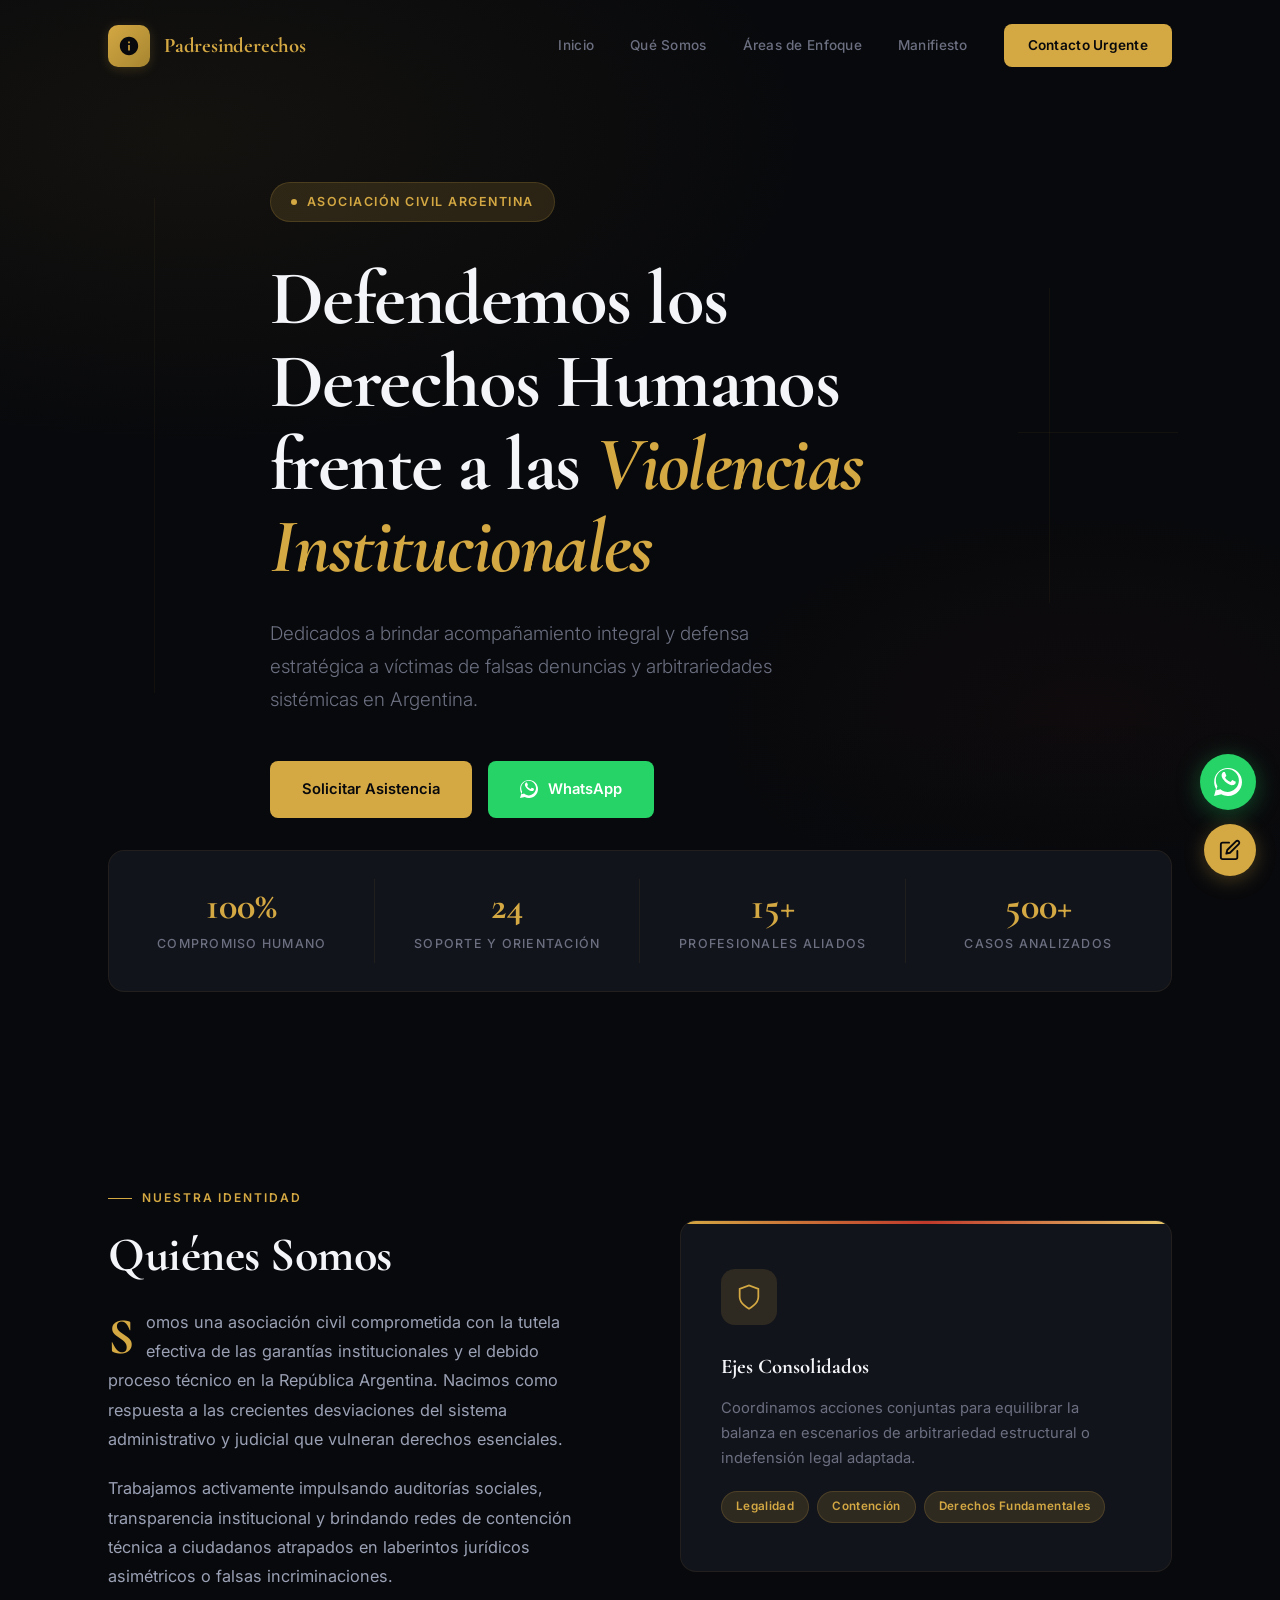
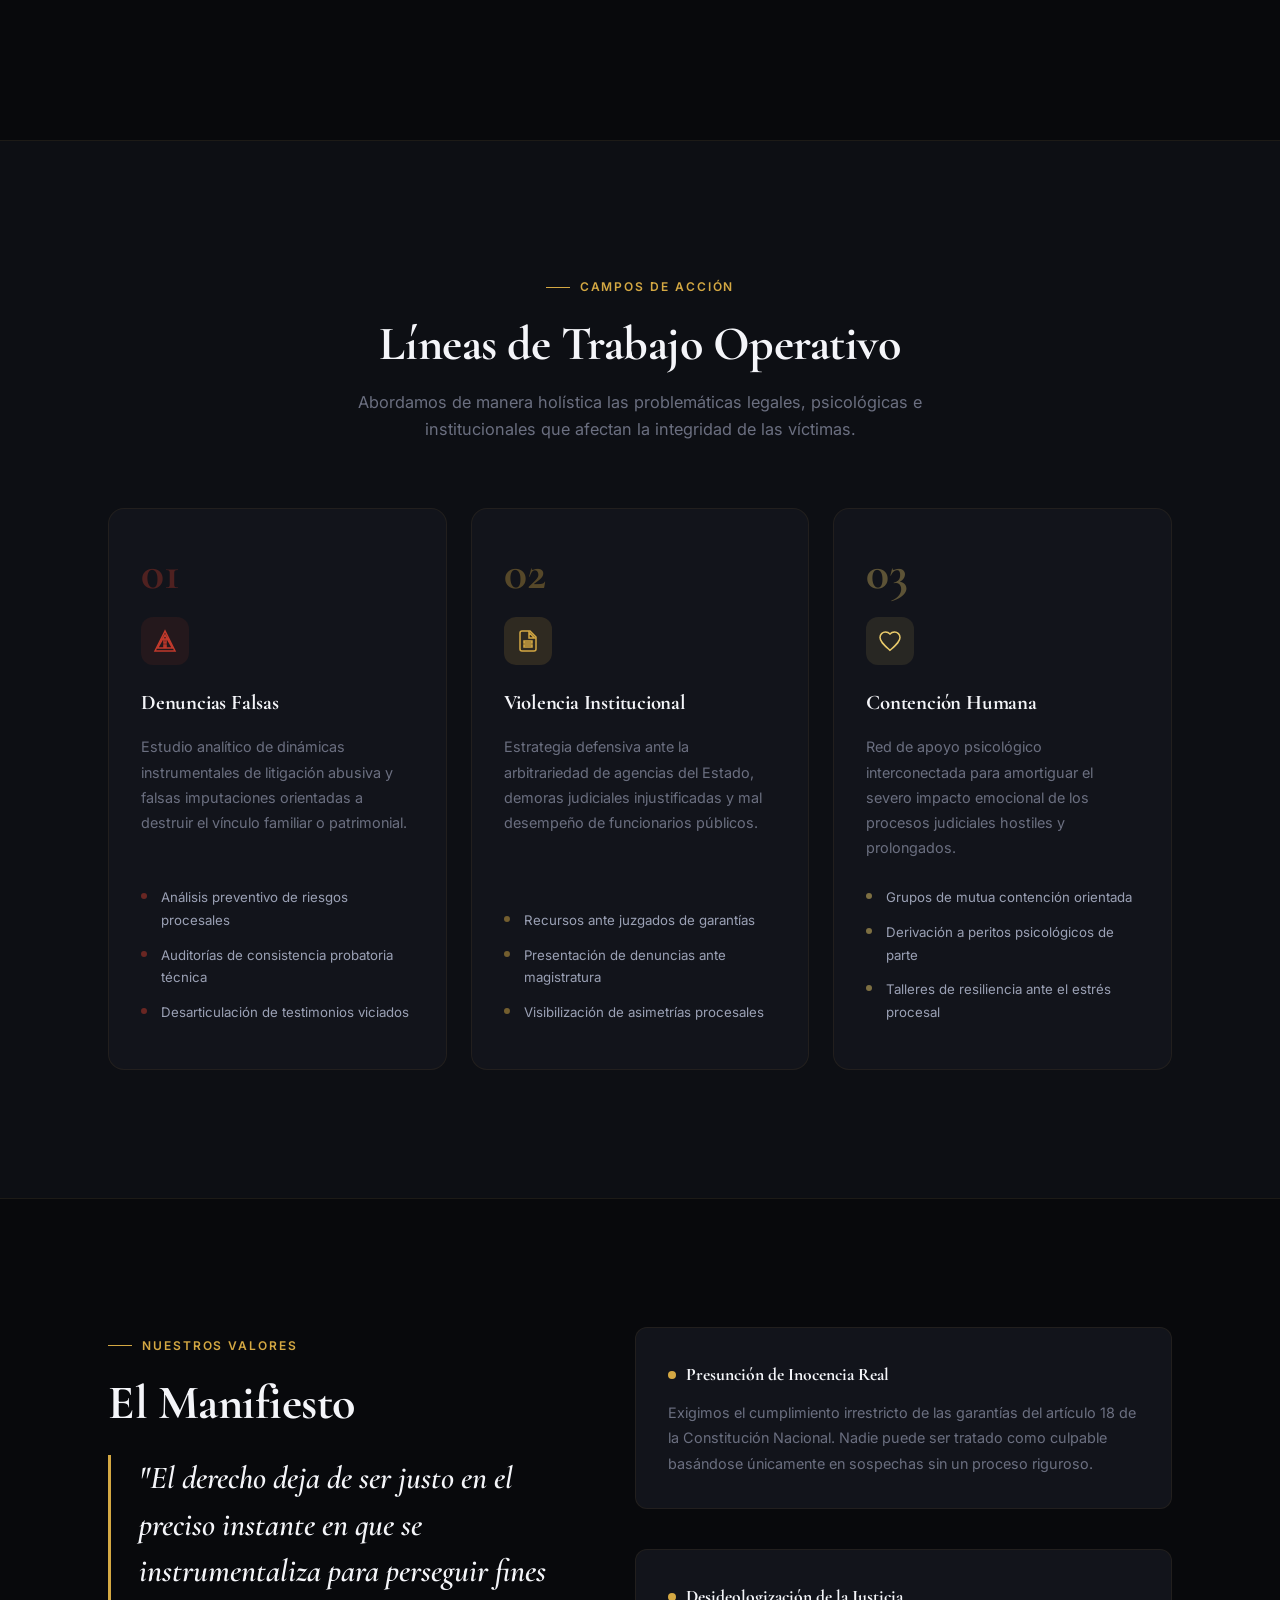
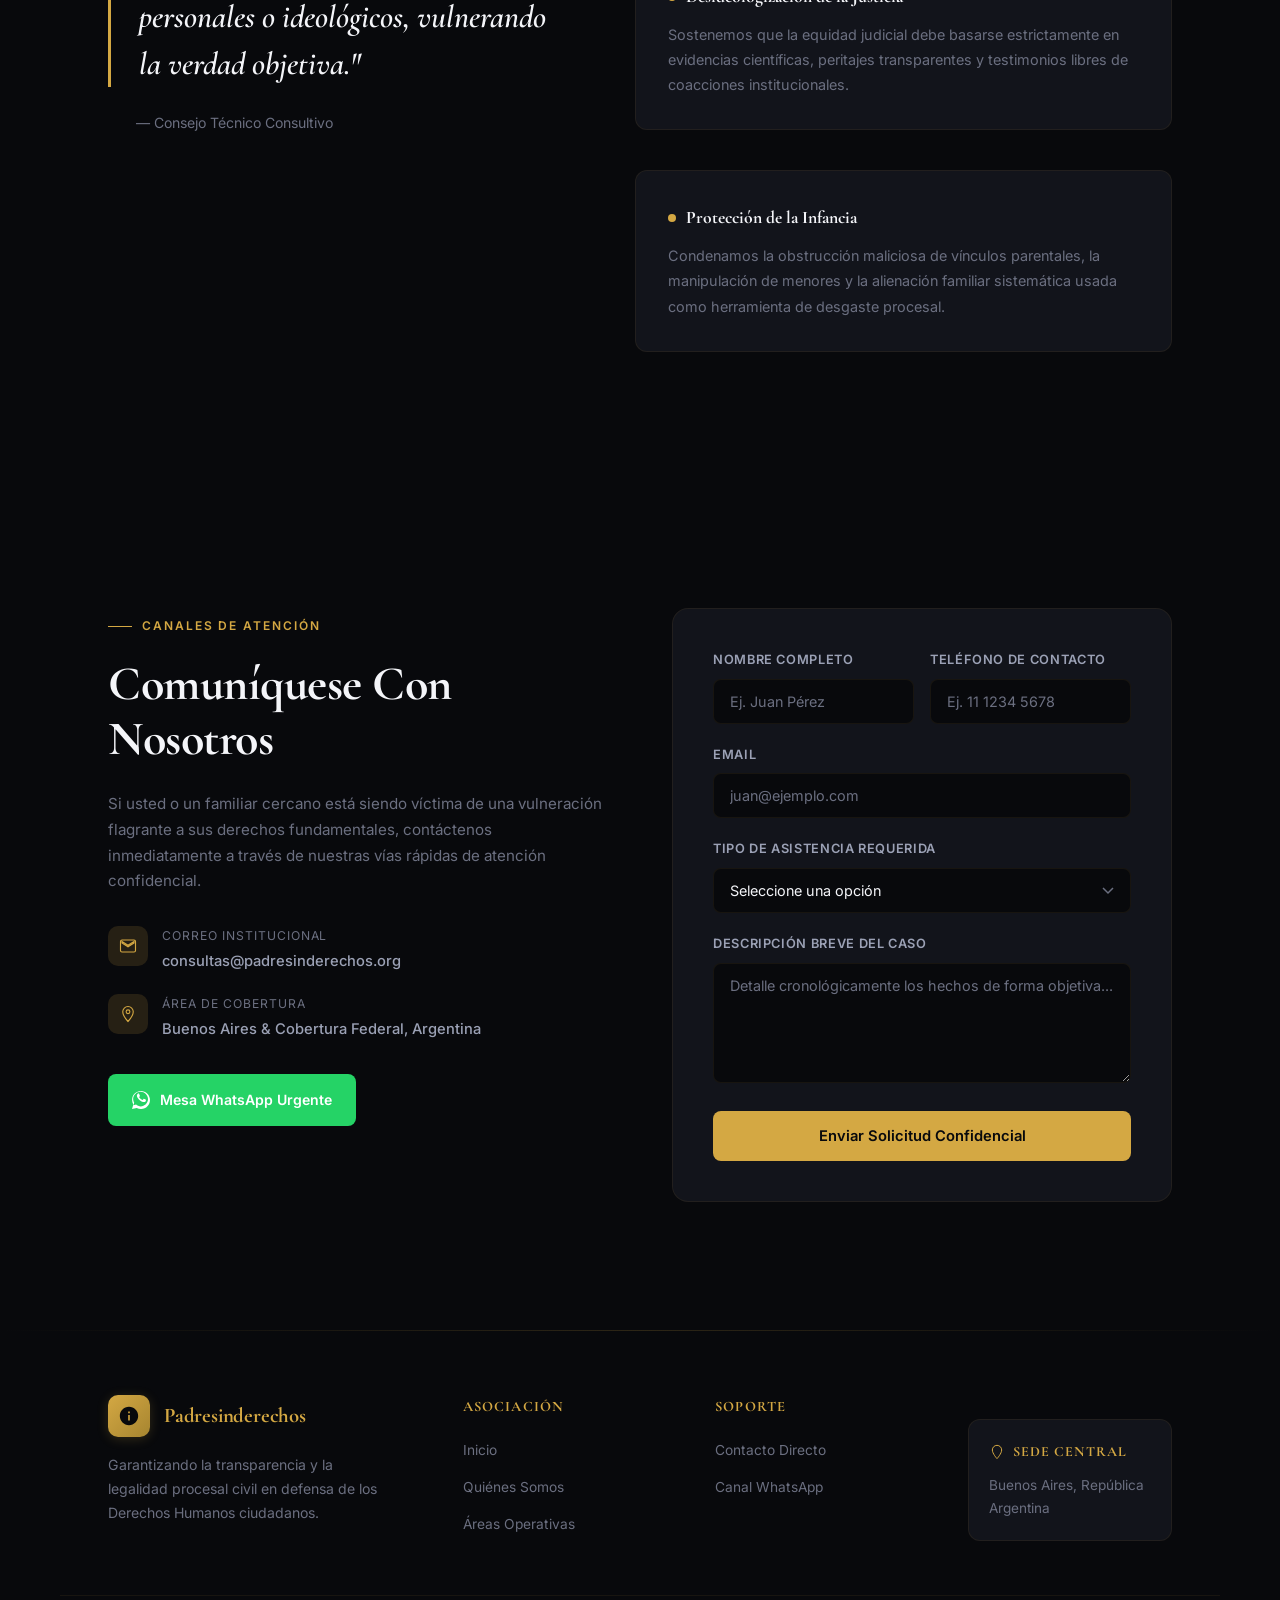
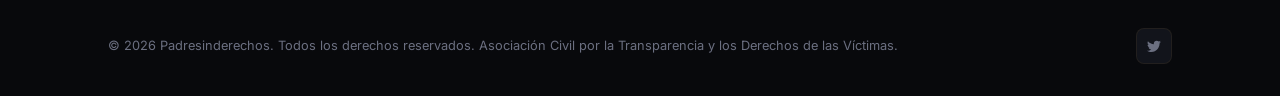
<file: index.html>
<!DOCTYPE html>
<html lang="es">
<head>
    <meta charset="UTF-8">
    <meta name="viewport" content="width=device-width, initial-scale=1.0">
    <title>Padresinderechos — Asociación por los Derechos de las Víctimas</title>
    <meta name="description" content="Asociación dedicada a defender a víctimas de falsas denuncias, violencias institucionales y violaciones de Derechos Humanos en Argentina.">
    
    <link rel="preconnect" href="https://fonts.googleapis.com">
    <link rel="preconnect" href="https://fonts.gstatic.com" crossorigin>
    <link href="https://fonts.googleapis.com/css2?family=Cormorant+Garamond:ital,wght@0,400;0,600;0,700;0,800;1,400;1,600&family=Inter:wght@300;400;500;600;700&display=swap" rel="stylesheet">
    
    <link rel="stylesheet" href="styles.css">
</head>
<body>

    <div class="scroll-progress" id="scrollProgress"></div>

    <nav class="nav" id="mainNav">
        <div class="container nav-inner">
            <a href="#" class="nav-logo">
                <div class="nav-logo-icon">
                    <svg viewBox="0 0 24 24">
                        <path d="M12 2C6.48 2 2 6.48 2 12s4.48 10 10 10 10-4.48 10-10S17.52 2 12 2zm1 15h-2v-6h2v6zm0-8h-2V7h2v2z"/>
                    </svg>
                </div>
                <span class="nav-logo-text">Padresinderechos</span>
            </a>
            <button class="nav-toggle" id="navToggle" aria-label="Toggle menu">
                <span></span>
                <span></span>
                <span></span>
            </button>
            <div class="nav-links" id="navLinks">
                <a href="#inicio">Inicio</a>
                <a href="#que-somos">Qué Somos</a>
                <a href="#enfoque">Áreas de Enfoque</a>
                <a href="#manifiesto">Manifiesto</a>
                <a href="#contacto" class="nav-cta">Contacto Urgente</a>
            </div>
        </div>
    </nav>

    <header class="hero" id="inicio">
        <div class="hero-bg"></div>
        <div class="hero-line hero-line-1"></div>
        <div class="hero-line hero-line-2"></div>
        <div class="hero-line hero-line-3"></div>
        <div class="container">
            <div class="hero-content">
                <div class="hero-badge">
                    <span class="hero-badge-dot"></span>
                    Asociación Civil Argentina
                </div>
                <h1 id="editableHeroTitle" contenteditable="false">Defendemos los Derechos Humanos frente a las <em>Violencias Institucionales</em></h1>
                <p class="hero-subtitle" id="editableHeroSubtitle" contenteditable="false">Dedicados a brindar acompañamiento integral y defensa estratégica a víctimas de falsas denuncias y arbitrariedades sistémicas en Argentina.</p>
                <div class="hero-actions">
                    <a href="#contacto" class="btn btn-primary">Solicitar Asistencia</a>
                    <a href="https://wa.me/5491100000000" target="_blank" class="btn btn-whatsapp">
                        <svg viewBox="0 0 24 24"><path d="M.057 24l1.687-6.163c-1.041-1.804-1.588-3.849-1.587-5.946C.06 5.348 5.397.01 12.008.01c3.202.001 6.212 1.246 8.477 3.513 2.266 2.268 3.507 5.28 3.505 8.484-.004 6.657-5.34 11.997-11.953 11.997-2.005-.001-3.973-.503-5.714-1.457L0 24zm6.59-4.846c1.6.95 3.188 1.449 4.825 1.451 5.436 0 9.86-4.37 9.864-9.799.002-2.63-1.023-5.101-2.885-6.966C16.528 1.975 14.061.951 11.453.951c-5.442 0-9.866 4.372-9.87 9.802 0 1.714.463 3.39 1.34 4.869l-.933 3.406 3.503-.913zm11.383-7.73c-.3-.149-1.774-.862-2.047-.961-.273-.099-.471-.148-.67.15-.197.297-.767.961-.94 1.158-.173.199-.347.223-.647.074-.3-.149-1.265-.459-2.41-1.466-.89-.783-1.492-1.75-1.667-2.047-.173-.299-.018-.46.131-.609.135-.134.3-.349.449-.523.15-.174.198-.298.298-.497.1-.198.05-.371-.025-.521-.075-.149-.669-1.592-.916-2.185-.242-.577-.487-.5-.669-.51-.173-.008-.371-.01-.57-.01-.198 0-.52.074-.792.372-.272.297-1.04 1.016-1.04 2.479 0 1.462 1.065 2.875 1.213 3.074.149.198 2.096 3.2 5.077 4.487.709.306 1.262.489 1.694.625.712.227 1.36.195 1.871.118.571-.085 1.774-.719 2.022-1.411.248-.692.248-1.288.173-1.411-.074-.123-.272-.198-.57-.347z"/></svg>
                        WhatsApp
                    </a>
                </div>
            </div>
        </div>
    </header>

    <section class="stats-bar">
        <div class="container">
            <div class="stats-grid">
                <div class="stat-item">
                    <div class="stat-number" data-target="100">%</div>
                    <div class="stat-label">Compromiso Humano</div>
                </div>
                <div class="stat-item">
                    <div class="stat-number" data-target="24">7</div>
                    <div class="stat-label">Soporte y Orientación</div>
                </div>
                <div class="stat-item">
                    <div class="stat-number" data-target="15">+</div>
                    <div class="stat-label">Profesionales Aliados</div>
                </div>
                <div class="stat-item">
                    <div class="stat-number" data-target="500">+</div>
                    <div class="stat-label">Casos Analizados</div>
                </div>
            </div>
        </div>
    </section>

    <section class="section reveal" id="que-somos">
        <div class="container about-grid">
            <div class="about-text">
                <div class="section-label">Nuestra Identidad</div>
                <h2 class="section-title">Quiénes Somos</h2>
                <p>Somos una asociación civil comprometida con la tutela efectiva de las garantías institucionales y el debido proceso técnico en la República Argentina. Nacimos como respuesta a las crecientes desviaciones del sistema administrativo y judicial que vulneran derechos esenciales.</p>
                <p>Trabajamos activamente impulsando auditorías sociales, transparencia institucional y brindando redes de contención técnica a ciudadanos atrapados en laberintos jurídicos asimétricos o falsas incriminaciones.</p>
            </div>
            <div class="about-visual">
                <div class="about-card">
                    <div class="about-card-icon">
                        <svg width="24" height="24" viewBox="0 0 24 24">
                            <path d="M12 22s8-4 8-10V5l-8-3-8 3v7c0 6 8 10 8 10z"/>
                        </svg>
                    </div>
                    <h3>Ejes Consolidados</h3>
                    <p>Coordinamos acciones conjuntas para equilibrar la balanza en escenarios de arbitrariedad estructural o indefensión legal adaptada.</p>
                    <div class="about-card-tags">
                        <span>Legalidad</span>
                        <span>Contención</span>
                        <span>Derechos Fundamentales</span>
                    </div>
                </div>
            </div>
        </div>
    </section>

    <section class="section areas-section reveal" id="enfoque">
        <div class="container">
            <div class="areas-header">
                <div class="section-label">Campos de Acción</div>
                <h2 class="section-title">Líneas de Trabajo Operativo</h2>
                <p>Abordamos de manera holística las problemáticas legales, psicológicas e institucionales que afectan la integridad de las víctimas.</p>
            </div>
            <div class="areas-grid">
                <div class="area-card">
                    <div class="area-number">01</div>
                    <div class="area-icon">
                        <svg viewBox="0 0 24 24"><path d="M12 2L2 22h20L12 2zm0 3.99L19.53 19H4.47L12 5.99zM13 16h-2v2h2v-2zm0-6h-2v4h2v-4z"/></svg>
                    </div>
                    <h3>Denuncias Falsas</h3>
                    <p>Estudio analítico de dinámicas instrumentales de litigación abusiva y falsas imputaciones orientadas a destruir el vínculo familiar o patrimonial.</p>
                    <ul>
                        <li>Análisis preventivo de riesgos procesales</li>
                        <li>Auditorías de consistencia probatoria técnica</li>
                        <li>Desarticulación de testimonios viciados</li>
                    </ul>
                </div>
                <div class="area-card">
                    <div class="area-number">02</div>
                    <div class="area-icon">
                        <svg viewBox="0 0 24 24"><path d="M14 2H6c-1.1 0-1.99.9-1.99 2L4 20c0 1.1.89 2 1.99 2H18c1.1 0 2-.9 2-2V8l-6-6zm2 16H8v-2h8v2zm0-4H8v-2h8v2zm-3-5V3.5L18.5 9H13z"/></svg>
                    </div>
                    <h3>Violencia Institucional</h3>
                    <p>Estrategia defensiva ante la arbitrariedad de agencias del Estado, demoras judiciales injustificadas y mal desempeño de funcionarios públicos.</p>
                    <ul>
                        <li>Recursos ante juzgados de garantías</li>
                        <li>Presentación de denuncias ante magistratura</li>
                        <li>Visibilización de asimetrías procesales</li>
                    </ul>
                </div>
                <div class="area-card">
                    <div class="area-number">03</div>
                    <div class="area-icon">
                        <svg viewBox="0 0 24 24"><path d="M12 21.35l-1.45-1.32C5.4 15.36 2 12.28 2 8.5 2 5.42 4.42 3 7.5 3c1.74 0 3.41.81 4.5 2.09C13.09 3.81 14.76 3 16.5 3 19.58 3 22 5.42 22 8.5c0 3.78-3.4 6.86-8.55 11.54L12 21.35z"/></svg>
                    </div>
                    <h3>Contención Humana</h3>
                    <p>Red de apoyo psicológico interconectada para amortiguar el severo impacto emocional de los procesos judiciales hostiles y prolongados.</p>
                    <ul>
                        <li>Grupos de mutua contención orientada</li>
                        <li>Derivación a peritos psicológicos de parte</li>
                        <li>Talleres de resiliencia ante el estrés procesal</li>
                    </ul>
                </div>
            </div>
        </div>
    </section>

    <section class="section reveal" id="manifiesto">
        <div class="container manifesto-grid">
            <div class="manifesto-left">
                <div class="section-label">Nuestros Valores</div>
                <h2 class="section-title">El Manifiesto</h2>
                <div class="manifesto-quote">"El derecho deja de ser justo en el preciso instante en que se instrumentaliza para perseguir fines personales o ideológicos, vulnerando la verdad objetiva."</div>
                <div class="manifesto-attribution">— Consejo Técnico Consultivo</div>
            </div>
            <div class="manifesto-right">
                <div class="manifesto-item">
                    <h4><span class="mi-dot"></span>Presunción de Inocencia Real</h4>
                    <p>Exigimos el cumplimiento irrestricto de las garantías del artículo 18 de la Constitución Nacional. Nadie puede ser tratado como culpable basándose únicamente en sospechas sin un proceso riguroso.</p>
                </div>
                <div class="manifesto-item">
                    <h4><span class="mi-dot"></span>Desideologización de la Justicia</h4>
                    <p>Sostenemos que la equidad judicial debe basarse estrictamente en evidencias científicas, peritajes transparentes y testimonios libres de coacciones institucionales.</p>
                </div>
                <div class="manifesto-item">
                    <h4><span class="mi-dot"></span>Protección de la Infancia</h4>
                    <p>Condenamos la obstrucción maliciosa de vínculos parentales, la manipulación de menores y la alienación familiar sistemática usada como herramienta de desgaste procesal.</p>
                </div>
            </div>
        </div>
    </section>

    <section class="section reveal" id="contacto">
        <div class="container contact-grid">
            <div class="contact-info">
                <div class="section-label">Canales de Atención</div>
                <h2 class="section-title">Comuníquese Con Nosotros</h2>
                <p>Si usted o un familiar cercano está siendo víctima de una vulneración flagrante a sus derechos fundamentales, contáctenos inmediatamente a través de nuestras vías rápidas de atención confidencial.</p>
                
                <div class="contact-details">
                    <div class="contact-detail">
                        <div class="contact-detail-icon">
                            <svg viewBox="0 0 24 24"><path d="M20 4H4c-1.1 0-1.99.9-1.99 2L2 18c0 1.1.9 2 2 2h16c1.1 0 2-.9 2-2V6c0-1.1-.9-2-2-2zm0 4l-8 5-8-5V6l8 5 8-5v2z"/></svg>
                        </div>
                        <div>
                            <div class="contact-detail-label">Correo Institucional</div>
                            <div class="contact-detail-value">consultas@padresinderechos.org</div>
                        </div>
                    </div>
                    <div class="contact-detail">
                        <div class="contact-detail-icon">
                            <svg viewBox="0 0 24 24"><path d="M12 2C8.13 2 5 5.13 5 9c0 5.25 7 13 7 13s7-7.75 7-13c0-3.87-3.13-7-7-7zm0 9.5c-1.38 0-2.5-1.12-2.5-2.5s1.12-2.5 2.5-2.5 2.5 1.12 2.5 2.5-1.12 2.5-2.5 2.5z"/></svg>
                        </div>
                        <div>
                            <div class="contact-detail-label">Área de Cobertura</div>
                            <div class="contact-detail-value">Buenos Aires & Cobertura Federal, Argentina</div>
                        </div>
                    </div>
                </div>

                <div class="contact-quick-actions">
                    <a href="https://wa.me/5491100000000" target="_blank" class="btn btn-whatsapp">
                        <svg viewBox="0 0 24 24"><path d="M.057 24l1.687-6.163c-1.041-1.804-1.588-3.849-1.587-5.946C.06 5.348 5.397.01 12.008.01c3.202.001 6.212 1.246 8.477 3.513 2.266 2.268 3.507 5.28 3.505 8.484-.004 6.657-5.34 11.997-11.953 11.997-2.005-.001-3.973-.503-5.714-1.457L0 24zm6.59-4.846c1.6.95 3.188 1.449 4.825 1.451 5.436 0 9.86-4.37 9.864-9.799.002-2.63-1.023-5.101-2.885-6.966C16.528 1.975 14.061.951 11.453.951c-5.442 0-9.866 4.372-9.87 9.802 0 1.714.463 3.39 1.34 4.869l-.933 3.406 3.503-.913zm11.383-7.73c-.3-.149-1.774-.862-2.047-.961-.273-.099-.471-.148-.67.15-.197.297-.767.961-.94 1.158-.173.199-.347.223-.647.074-.3-.149-1.265-.459-2.41-1.466-.89-.783-1.492-1.75-1.667-2.047-.173-.299-.018-.46.131-.609.135-.134.3-.349.449-.523.15-.174.198-.298.298-.497.1-.198.05-.371-.025-.521-.075-.149-.669-1.592-.916-2.185-.242-.577-.487-.5-.669-.51-.173-.008-.371-.01-.57-.01-.198 0-.52.074-.792.372-.272.297-1.04 1.016-1.04 2.479 0 1.462 1.065 2.875 1.213 3.074.149.198 2.096 3.2 5.077 4.487.709.306 1.262.489 1.694.625.712.227 1.36.195 1.871.118.571-.085 1.774-.719 2.022-1.411.248-.692.248-1.288.173-1.411-.074-.123-.272-.198-.57-.347z"/></svg>
                        Mesa WhatsApp Urgente
                    </a>
                </div>
            </div>
            
            <div class="contact-form">
                <form onsubmit="handleSubmit(event)">
                    <div class="form-row">
                        <div class="form-group">
                            <label for="formName">Nombre Completo</label>
                            <input type="text" id="formName" placeholder="Ej. Juan Pérez" required>
                        </div>
                        <div class="form-group">
                            <label for="formPhone">Teléfono de Contacto</label>
                            <input type="tel" id="formPhone" placeholder="Ej. 11 1234 5678" required>
                        </div>
                    </div>
                    <div class="form-group">
                        <label for="formMail">Email</label>
                        <input type="email" id="formMail" placeholder="juan@ejemplo.com" required>
                    </div>
                    <div class="form-group">
                        <label for="formType">Tipo de Asistencia Requerida</label>
                        <select id="formType" required>
                            <option value="" disabled selected>Seleccione una opción</option>
                            <option value="falsas-denuncias">Falsas Denuncias / Impedimento Vincular</option>
                            <option value="violencia-institucional">Violencia Institucional Administrativa</option>
                            <option value="asesoria-general">Orientación Legal General</option>
                        </select>
                    </div>
                    <div class="form-group">
                        <label for="formMessage">Descripción Breve del Caso</label>
                        <textarea id="formMessage" placeholder="Detalle cronológicamente los hechos de forma objetiva..." required></textarea>
                    </div>
                    <button type="submit" class="btn btn-primary" style="width:100%; justify-content:center;">Enviar Solicitud Confidencial</button>
                </form>
            </div>
        </div>
    </section>

    <div class="footer-divider"></div>
    <footer class="footer">
        <div class="container footer-grid">
            <div class="footer-brand">
                <a href="#" class="nav-logo">
                    <div class="nav-logo-icon">
                        <svg viewBox="0 0 24 24"><path d="M12 2C6.48 2 2 6.48 2 12s4.48 10 10 10 10-4.48 10-10S17.52 2 12 2zm1 15h-2v-6h2v6zm0-8h-2V7h2v2z"/></svg>
                    </div>
                    <span class="nav-logo-text">Padresinderechos</span>
                </a>
                <p>Garantizando la transparencia y la legalidad procesal civil en defensa de los Derechos Humanos ciudadanos.</p>
            </div>
            <div class="footer-col">
                <h4>Asociación</h4>
                <ul>
                    <li><a href="#inicio">Inicio</a></li>
                    <li><a href="#que-somos">Quiénes Somos</a></li>
                    <li><a href="#enfoque">Áreas Operativas</a></li>
                </ul>
            </div>
            <div class="footer-col">
                <h4>Soporte</h4>
                <ul>
                    <li><a href="#contacto">Contacto Directo</a></li>
                    <li><a href="https://wa.me/5491100000000" target="_blank">Canal WhatsApp</a></li>
                </ul>
            </div>
            <div class="footer-col">
                <div class="footer-address">
                    <h4>
                        <svg viewBox="0 0 24 24"><path d="M12 2C8.13 2 5 5.13 5 9c0 5.25 7 13 7 13s7-7.75 7-13c0-3.87-3.13-7-7-7z"/></svg>
                        Sede Central
                    </h4>
                    <p>Buenos Aires, República Argentina</p>
                </div>
            </div>
        </div>

        <div class="container footer-bottom">
            <p>&copy; 2026 Padresinderechos. Todos los derechos reservados. Asociación Civil por la Transparencia y los Derechos de las Víctimas.</p>
            <div class="footer-social">
                <a href="#" aria-label="Twitter">
                    <svg viewBox="0 0 24 24"><path d="M22.46 6c-.77.35-1.6.58-2.46.69.88-.53 1.56-1.37 1.88-2.38-.83.5-1.75.85-2.73 1.05-.78-.83-1.9-1.35-3.14-1.35-2.38 0-4.31 1.93-4.31 4.31 0 .34.04.67.11.98-3.58-.18-6.76-1.89-8.88-4.5-.37.63-.58 1.37-.58 2.15 0 1.49.75 2.81 1.91 3.59-.71-.03-1.37-.22-1.96-.54v.05c0 2.08 1.48 3.83 3.45 4.22-.36.1-.74.15-1.13.15-.27 0-.54-.03-.8-.08.54 1.7 2.13 2.93 4.01 2.97-1.47 1.15-3.32 1.84-5.32 1.84-.35 0-.69-.02-1.03-.06 1.9 1.22 4.16 1.93 6.59 1.93 7.9 0 12.22-6.54 12.22-12.22 0-.19 0-.37-.01-.56.84-.6 1.56-1.36 2.14-2.23z"/></svg>
                </a>
            </div>
        </div>
    </footer>

    <a href="https://wa.me/5491100000000" target="_blank" class="whatsapp-float" aria-label="Contactar por WhatsApp">
        <svg viewBox="0 0 24 24"><path d="M.057 24l1.687-6.163c-1.041-1.804-1.588-3.849-1.587-5.946C.06 5.348 5.397.01 12.008.01c3.202.001 6.212 1.246 8.477 3.513 2.266 2.268 3.507 5.28 3.505 8.484-.004 6.657-5.34 11.997-11.953 11.997-2.005-.001-3.973-.503-5.714-1.457L0 24zm6.59-4.846c1.6.95 3.188 1.449 4.825 1.451 5.436 0 9.86-4.37 9.864-9.799.002-2.63-1.023-5.101-2.885-6.966C16.528 1.975 14.061.951 11.453.951c-5.442 0-9.866 4.372-9.87 9.802 0 1.714.463 3.39 1.34 4.869l-.933 3.406 3.503-.913zm11.383-7.73c-.3-.149-1.774-.862-2.047-.961-.273-.099-.471-.148-.67.15-.197.297-.767.961-.94 1.158-.173.199-.347.223-.647.074-.3-.149-1.265-.459-2.41-1.466-.89-.783-1.492-1.75-1.667-2.047-.173-.299-.018-.46.131-.609.135-.134.3-.349.449-.523.15-.174.198-.298.298-.497.1-.198.05-.371-.025-.521-.075-.149-.669-1.592-.916-2.185-.242-.577-.487-.5-.669-.51-.173-.008-.371-.01-.57-.01-.198 0-.52.074-.792.372-.272.297-1.04 1.016-1.04 2.479 0 1.462 1.065 2.875 1.213 3.074.149.198 2.096 3.2 5.077 4.487.709.306 1.262.489 1.694.625.712.227 1.36.195 1.871.118.571-.085 1.774-.719 2.022-1.411.248-.692.248-1.288.173-1.411-.074-.123-.272-.198-.57-.347z"/></svg>
    </a>

    <button class="edit-toggle" id="editToggle" title="Activar Modo Edición">
        <svg viewBox="0 0 24 24" fill="none" stroke="currentColor" stroke-width="2" stroke-linecap="round" stroke-linejoin="round">
            <path d="M11 4H4a2 2 0 0 0-2 2v14a2 2 0 0 0 2 2h14a2 2 0 0 0 2-2v-7"></path>
            <path d="M18.5 2.5a2.121 2.121 0 1 1 3 3L12 15l-4 1 1-4Z"></path>
        </svg>
    </button>

    <div class="edit-mode-bar" id="editBar">
        Modo Edición Activo <span class="edit-hint">(Haga clic directo en el texto de la cabecera para modificarlo)</span>
    </div>

    <script src="script.js"></script>
</body>
</html>
</file>
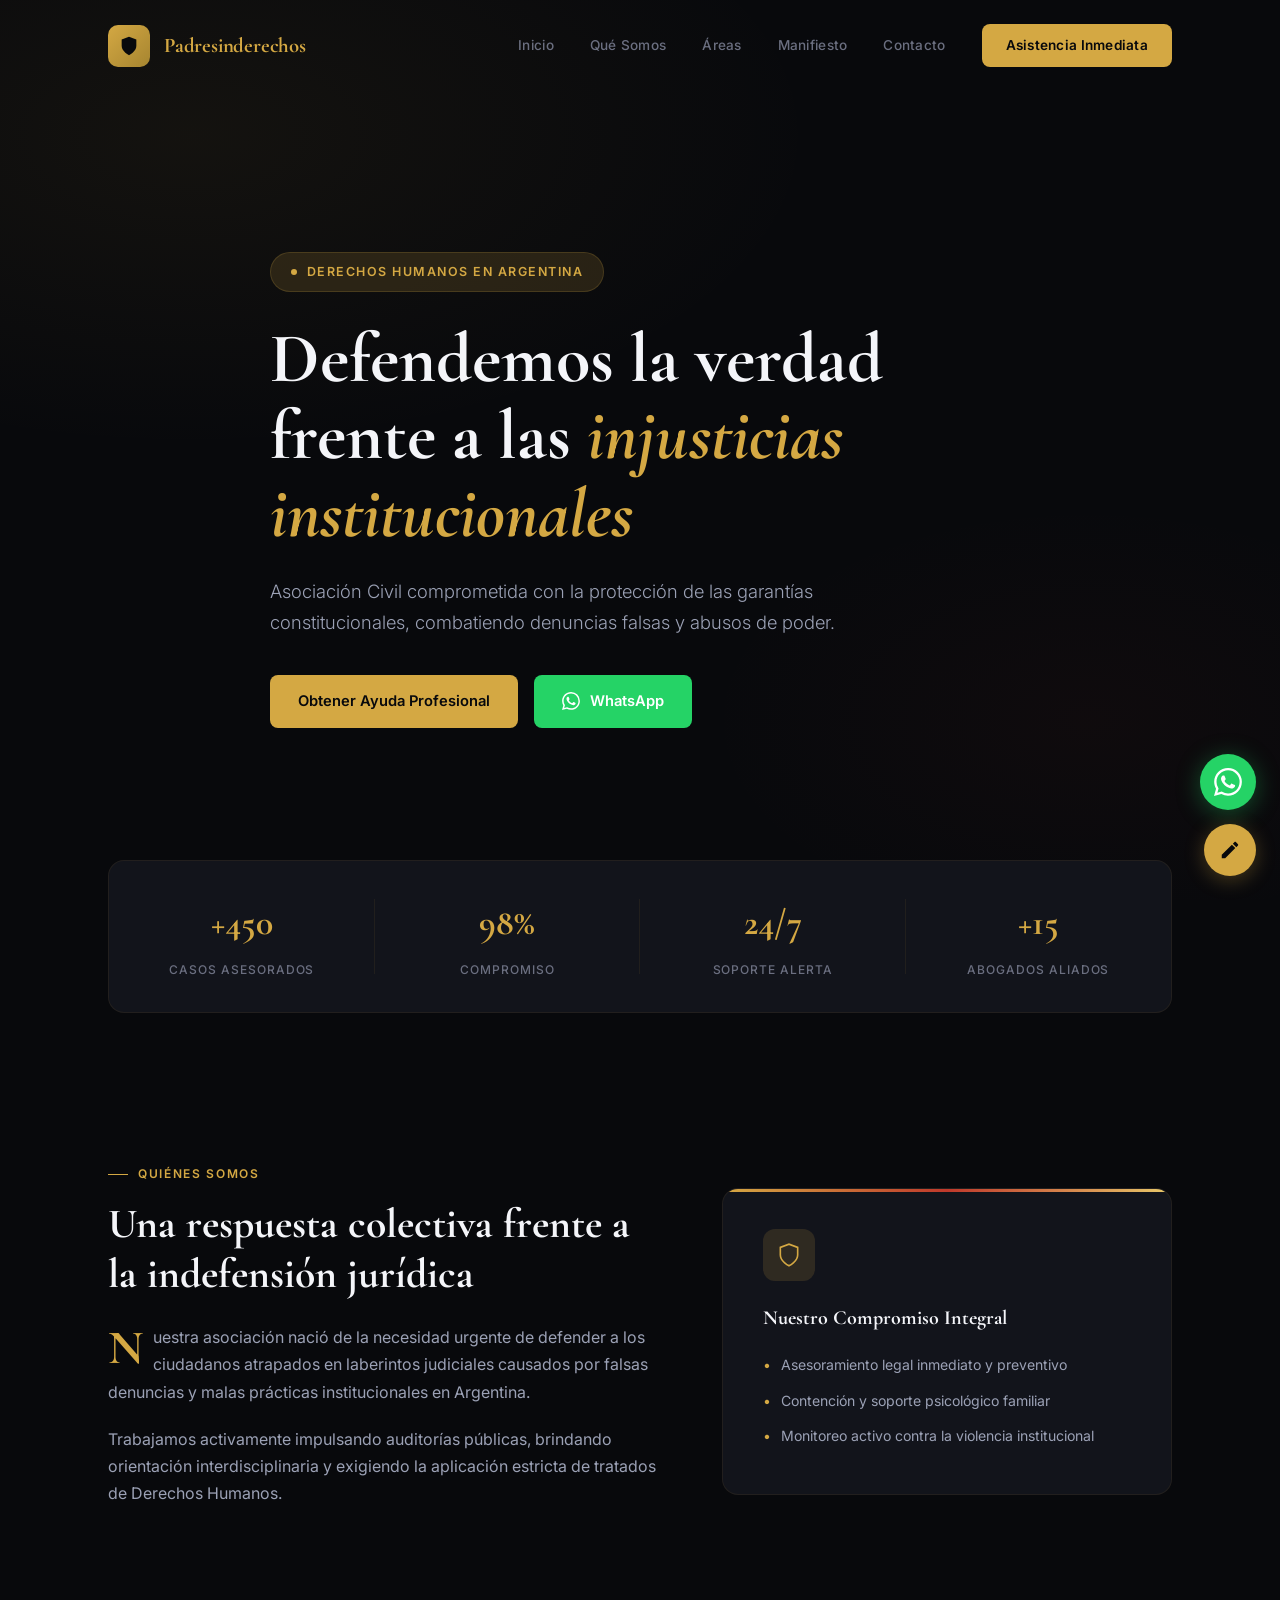
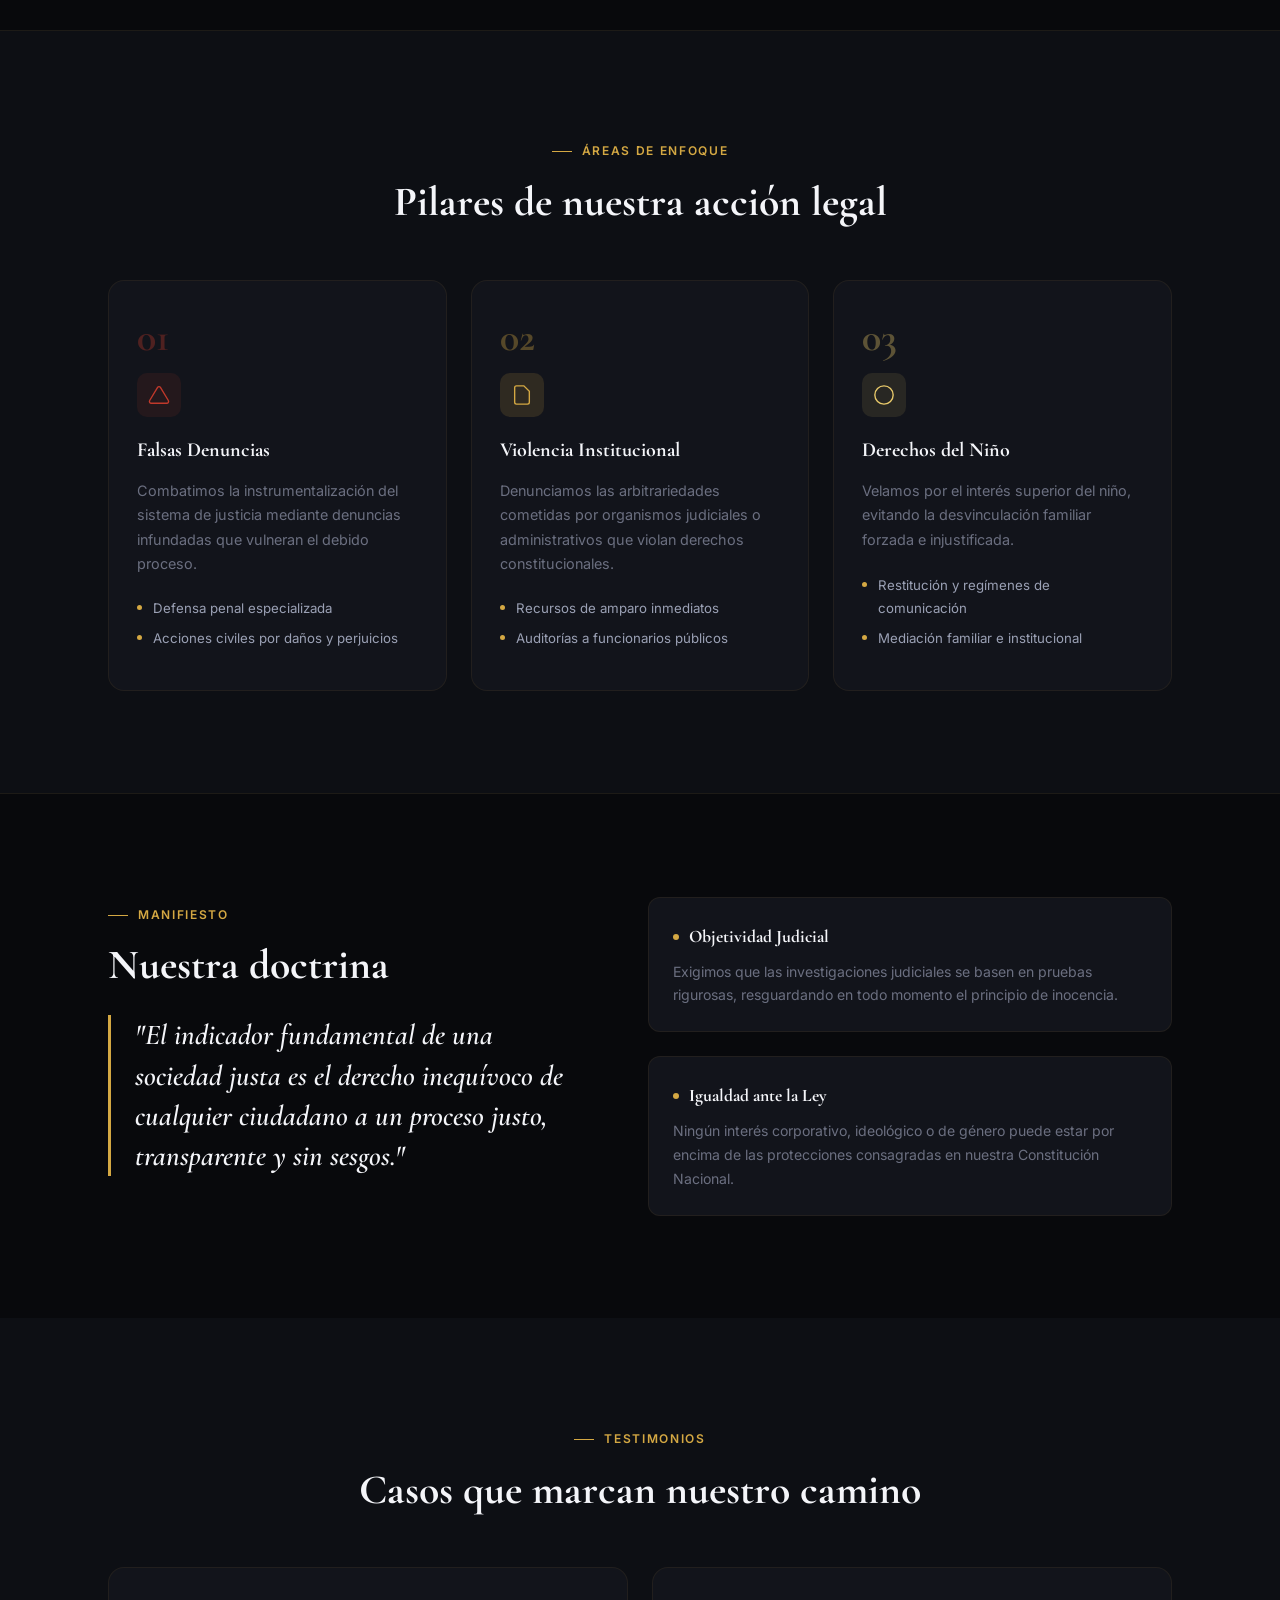
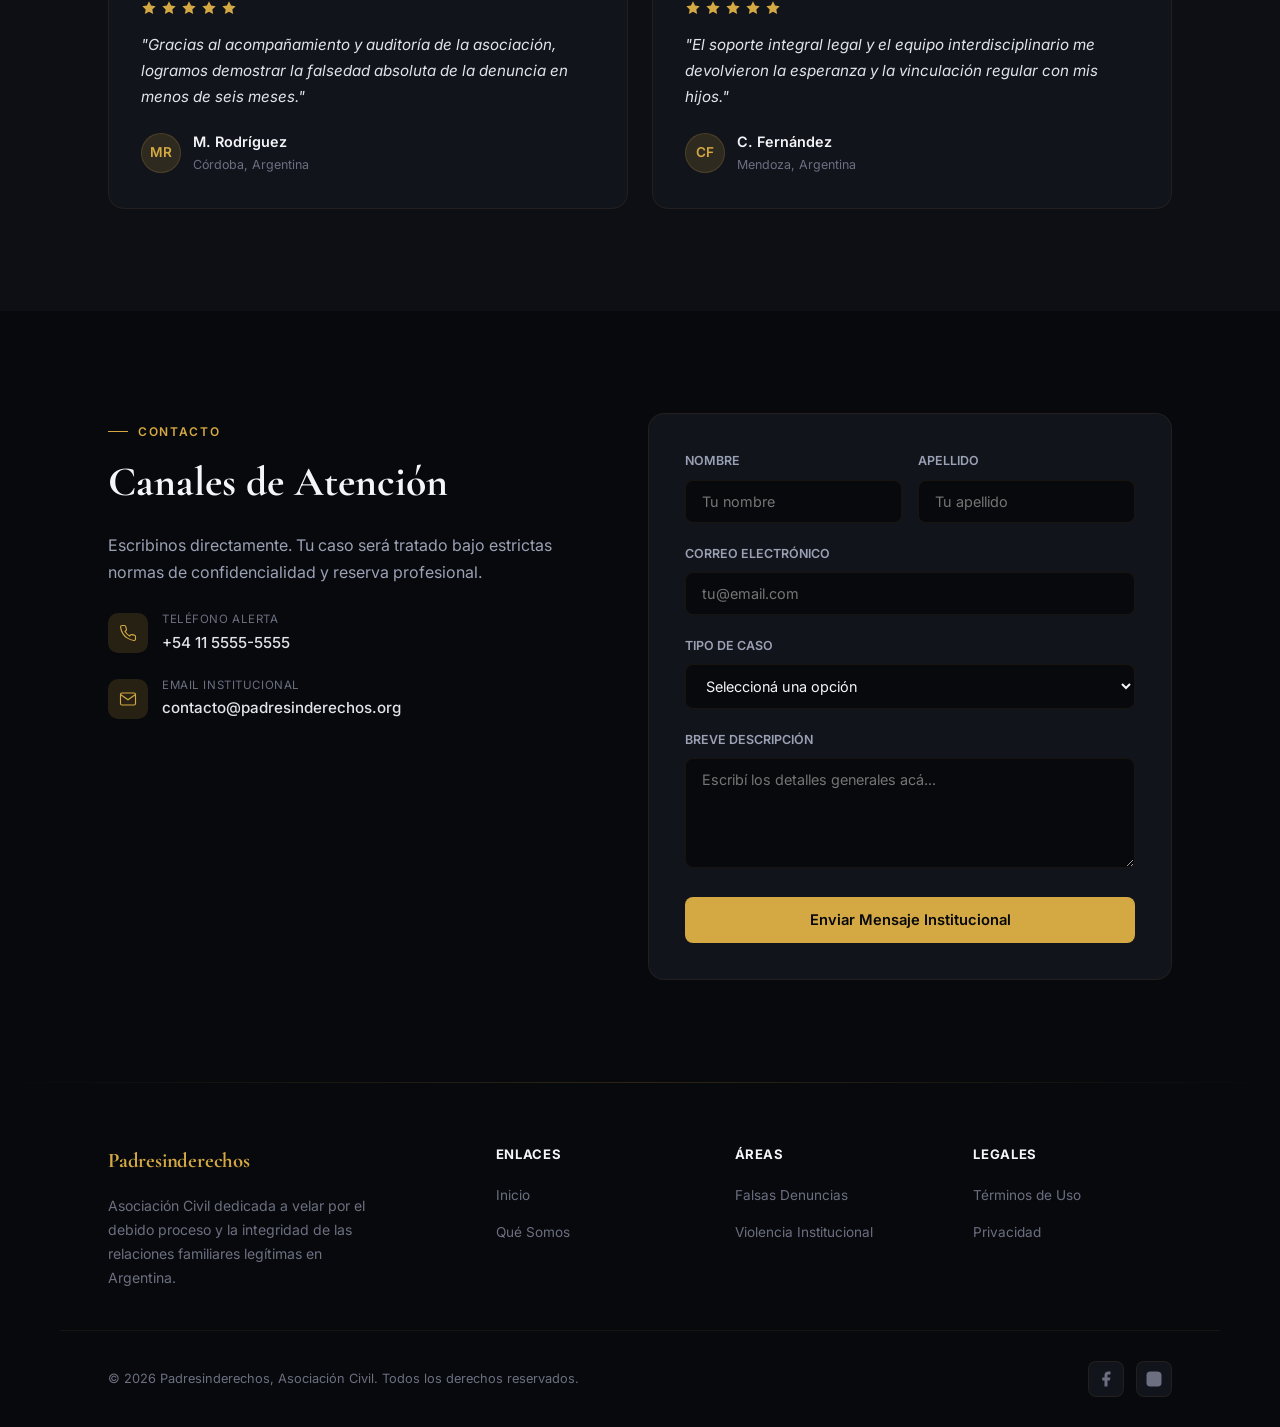
<file: new_web/index.html>
<!DOCTYPE html>
<html lang="es">
<head>
    <meta charset="UTF-8">
    <meta name="viewport" content="width=device-width, initial-scale=1.0">
    <title>Padresinderechos — Asociación por los Derechos de las Víctimas</title>
    <meta name="description" content="Asociación dedicada a defender a víctimas de falsas denuncias, violencias institucionales y violaciones de Derechos Humanos en Argentina.">
    <link rel="preconnect" href="https://fonts.googleapis.com">
    <link rel="preconnect" href="https://fonts.gstatic.com" crossorigin>
    <link href="https://fonts.googleapis.com/css2?family=Cormorant+Garamond:ital,wght@0,400;0,600;0,700;0,800;1,400;1,600&family=Inter:wght@300;400;500;600;700&display=swap" rel="stylesheet">
    <style>
        /* ============================================
           CSS CUSTOM PROPERTIES
           ============================================ */
        :root {
            --gold: #D4A843;
            --gold-light: #E8C96A;
            --gold-dim: #A68530;
            --gold-glow: rgba(212, 168, 67, 0.15);
            --gold-border: rgba(212, 168, 67, 0.18);
            --bg-deep: #08090C;
            --bg-primary: #0D0F14;
            --bg-card: #12141B;
            --bg-elevated: #181B24;
            --border-subtle: rgba(212, 168, 67, 0.08);
            --border-medium: rgba(212, 168, 67, 0.14);
            --text-muted: #6B6F80;
            --text-secondary: #9BA1B5;
            --text-primary: #E2E4EC;
            --text-white: #F4F5F9;
            --urgency: #C0392B;
            --urgency-soft: rgba(192, 57, 43, 0.1);
            --whatsapp: #25D366;
            --whatsapp-glow: rgba(37, 211, 102, 0.15);
            --font-display: 'Cormorant Garamond', Georgia, 'Times New Roman', serif;
            --font-body: 'Inter', -apple-system, BlinkMacSystemFont, 'Segoe UI', system-ui, sans-serif;
            --section-pad: clamp(60px, 8vw, 120px);
            --container-max: 1160px;
            --gutter: clamp(20px, 4vw, 48px);
            --ease-out-expo: cubic-bezier(0.16, 1, 0.3, 1);
        }
 
        /* ============================================
           RESET & BASE
           ============================================ */
        *, *::before, *::after { margin: 0; padding: 0; box-sizing: border-box; }
        html { scroll-behavior: smooth; -webkit-font-smoothing: antialiased; -moz-osx-font-smoothing: grayscale; }
        body { font-family: var(--font-body); font-weight: 400; line-height: 1.7; color: var(--text-secondary); background: var(--bg-deep); overflow-x: hidden; }
        img { max-width: 100%; display: block; }
        a { color: inherit; text-decoration: none; transition: color 0.3s ease; }
        ul { list-style: none; }
        .container { max-width: var(--container-max); margin: 0 auto; padding: 0 var(--gutter); }
 
        /* ============================================
           EDIT MODE INDICATOR
           ============================================ */
        .edit-mode-bar {
            position: fixed;
            bottom: 0;
            left: 0;
            right: 0;
            z-index: 10000;
            background: rgba(212, 168, 67, 0.95);
            color: var(--bg-deep);
            text-align: center;
            padding: 10px 20px;
            font-family: var(--font-body);
            font-size: 0.82rem;
            font-weight: 600;
            display: none;
            backdrop-filter: blur(12px);
        }
        .edit-mode-bar.active { display: block; }
 
        [contenteditable="true"] {
            outline: none;
            cursor: text;
            border-radius: 4px;
            transition: background 0.2s ease, box-shadow 0.2s ease;
        }
        [contenteditable="true"]:hover { background: rgba(212, 168, 67, 0.08); }
        [contenteditable="true"]:focus {
            background: rgba(212, 168, 67, 0.12);
            box-shadow: 0 0 0 2px rgba(212, 168, 67, 0.3);
        }
 
        .edit-toggle {
            position: fixed;
            bottom: 24px;
            right: 24px;
            z-index: 10001;
            width: 52px;
            height: 52px;
            border-radius: 50%;
            background: var(--gold);
            color: var(--bg-deep);
            border: none;
            cursor: pointer;
            display: flex;
            align-items: center;
            justify-content: center;
            box-shadow: 0 4px 20px rgba(212, 168, 67, 0.3);
            transition: all 0.3s ease;
        }
        .edit-toggle:hover { background: var(--gold-light); transform: scale(1.08); }
        .edit-toggle.active { background: var(--urgency); color: white; box-shadow: 0 4px 20px rgba(192, 57, 43, 0.4); }
        .edit-toggle svg { width: 22px; height: 22px; fill: currentColor; }
 
        /* WhatsApp float */
        .whatsapp-float {
            position: fixed;
            bottom: 90px;
            right: 24px;
            z-index: 9999;
            width: 56px;
            height: 56px;
            border-radius: 50%;
            background: var(--whatsapp);
            color: white;
            display: flex;
            align-items: center;
            justify-content: center;
            box-shadow: 0 4px 24px rgba(37, 211, 102, 0.35);
            transition: all 0.3s ease;
            animation: whatsappPulse 2s ease-in-out infinite;
        }
        .whatsapp-float:hover { transform: scale(1.1); box-shadow: 0 6px 30px rgba(37, 211, 102, 0.5); }
        .whatsapp-float svg { width: 28px; height: 28px; fill: white; }
        @keyframes whatsappPulse {
            0%, 100% { box-shadow: 0 4px 24px rgba(37, 211, 102, 0.35); }
            50% { box-shadow: 0 4px 32px rgba(37, 211, 102, 0.55); }
        }
 
        /* ============================================
           SCROLL REVEAL & PROGRESS
           ============================================ */
        .reveal { opacity: 0; transform: translateY(24px); transition: opacity 0.8s var(--ease-out-expo), transform 0.8s var(--ease-out-expo); }
        .reveal.visible { opacity: 1; transform: translateY(0); }
        .reveal-delay-1 { transition-delay: 0.1s; }
        .reveal-delay-2 { transition-delay: 0.2s; }
        .reveal-delay-3 { transition-delay: 0.3s; }
 
        .scroll-progress { position: fixed; top: 0; left: 0; height: 2px; background: linear-gradient(90deg, var(--gold-dim), var(--gold), var(--gold-light)); z-index: 1001; width: 0%; }
 
        /* ============================================
           NAVIGATION
           ============================================ */
        .nav { position: fixed; top: 0; left: 0; right: 0; z-index: 1000; padding: 24px 0; transition: all 0.4s ease; }
        .nav.scrolled { background: rgba(8, 9, 12, 0.92); backdrop-filter: blur(24px); -webkit-backdrop-filter: blur(24px); padding: 14px 0; border-bottom: 1px solid var(--border-subtle); }
        .nav-inner { display: flex; align-items: center; justify-content: space-between; }
        .nav-logo { display: flex; align-items: center; gap: 14px; }
        .nav-logo-icon { width: 42px; height: 42px; background: linear-gradient(135deg, var(--gold), var(--gold-dim)); border-radius: 10px; display: flex; align-items: center; justify-content: center; flex-shrink: 0; }
        .nav-logo-icon svg { width: 22px; height: 22px; fill: var(--bg-deep); }
        .nav-logo-text { font-family: var(--font-display); font-weight: 700; font-size: 1.3rem; color: var(--gold); letter-spacing: -0.01em; }
        
        .nav-links { display: flex; align-items: center; gap: 36px; }
        .nav-links a { font-size: 0.85rem; font-weight: 500; color: var(--text-muted); letter-spacing: 0.02em; }
        .nav-links a:hover { color: var(--gold-light); }
        .nav-cta { background: var(--gold); color: var(--bg-deep) !important; padding: 10px 24px; border-radius: 8px; font-weight: 600 !important; }
        .nav-cta:hover { background: var(--gold-light); transform: translateY(-1px); box-shadow: 0 4px 20px rgba(212, 168, 67, 0.25); }
        
        .nav-toggle { display: none; flex-direction: column; gap: 5px; cursor: pointer; background: none; border: none; padding: 4px; }
        .nav-toggle span { width: 24px; height: 2px; background: var(--gold); transition: all 0.3s ease; display: block; }
 
        /* ============================================
           HERO
           ============================================ */
        .hero { position: relative; min-height: 100vh; display: flex; align-items: center; overflow: hidden; padding-top: 80px; }
        .hero-bg { position: absolute; inset: 0; z-index: 0; pointer-events: none; }
        .hero-bg::before { content: ''; position: absolute; inset: 0; background: radial-gradient(ellipse 70% 50% at 15% 15%, rgba(212, 168, 67, 0.06) 0%, transparent 70%), radial-gradient(ellipse 50% 40% at 85% 80%, rgba(192, 57, 43, 0.04) 0%, transparent 60%); }
        .hero-content { position: relative; z-index: 2; max-width: 740px; }
        .hero-badge { display: inline-flex; align-items: center; gap: 10px; background: var(--gold-glow); border: 1px solid var(--gold-border); padding: 8px 20px; border-radius: 100px; font-size: 0.78rem; font-weight: 600; color: var(--gold); text-transform: uppercase; letter-spacing: 0.12em; margin-bottom: 28px; }
        .hero-badge-dot { width: 6px; height: 6px; background: var(--gold); border-radius: 50%; }
        .hero h1 { font-family: var(--font-display); font-size: clamp(2.5rem, 5.5vw, 4.5rem); font-weight: 700; line-height: 1.1; color: var(--text-white); margin-bottom: 24px; }
        .hero h1 em { font-style: italic; color: var(--gold); }
        .hero-subtitle { font-size: clamp(1rem, 1.5vw, 1.15rem); font-weight: 300; color: var(--text-secondary); max-width: 580px; margin-bottom: 36px; }
        .hero-actions { display: flex; align-items: center; gap: 16px; flex-wrap: wrap; }
        
        .btn { display: inline-flex; align-items: center; gap: 10px; padding: 14px 28px; border-radius: 8px; font-family: var(--font-body); font-size: 0.92rem; font-weight: 600; cursor: pointer; border: none; transition: all 0.3s var(--ease-out-expo); }
        .btn-primary { background: var(--gold); color: var(--bg-deep); }
        .btn-primary:hover { background: var(--gold-light); transform: translateY(-2px); box-shadow: 0 6px 20px rgba(212, 168, 67, 0.25); }
        .btn-outline { background: transparent; color: var(--text-primary); border: 1px solid var(--border-medium); }
        .btn-outline:hover { border-color: var(--gold); color: var(--gold-light); transform: translateY(-2px); }
        .btn-whatsapp { background: var(--whatsapp); color: white; }
        .btn-whatsapp:hover { background: #20BD5C; transform: translateY(-2px); box-shadow: 0 6px 20px rgba(37, 211, 102, 0.25); }
        .btn-whatsapp svg { fill: white; width: 18px; height: 18px; }
 
        /* ============================================
           STATS BAR
           ============================================ */
        .stats-bar { position: relative; z-index: 3; margin-top: -40px; padding-bottom: 40px; }
        .stats-grid { display: grid; grid-template-columns: repeat(4, 1fr); background: var(--bg-card); border: 1px solid var(--border-subtle); border-radius: 16px; }
        .stat-item { padding: 32px 20px; text-align: center; position: relative; }
        .stat-item:not(:last-child)::after { content: ''; position: absolute; right: 0; top: 25%; height: 50%; width: 1px; background: var(--border-subtle); }
        .stat-number { font-family: var(--font-display); font-size: clamp(1.8rem, 2.8vw, 2.4rem); font-weight: 800; color: var(--gold); margin-bottom: 6px; }
        .stat-label { font-size: 0.75rem; font-weight: 500; color: var(--text-muted); text-transform: uppercase; letter-spacing: 0.08em; }
 
        /* ============================================
           SECTION STYLES
           ============================================ */
        .section { padding: var(--section-pad) 0; }
        .section-label { display: inline-flex; align-items: center; gap: 10px; font-size: 0.75rem; font-weight: 600; color: var(--gold); text-transform: uppercase; letter-spacing: 0.14em; margin-bottom: 16px; }
        .section-label::before { content: ''; width: 20px; height: 1px; background: var(--gold); }
        .section-title { font-family: var(--font-display); font-size: clamp(1.8rem, 3.5vw, 2.6rem); font-weight: 700; color: var(--text-white); line-height: 1.2; margin-bottom: 24px; }
 
        /* Qué Somos */
        .about-grid { display: grid; grid-template-columns: 1.1fr 0.9fr; gap: 64px; align-items: center; }
        .about-text p { font-size: 1rem; color: var(--text-secondary); margin-bottom: 20px; }
        .about-text p:first-of-type::first-letter { font-family: var(--font-display); font-size: 3rem; font-weight: 700; float: left; line-height: 1; margin-right: 10px; color: var(--gold); }
        .about-card { background: var(--bg-card); border: 1px solid var(--border-subtle); border-radius: 16px; padding: 40px; position: relative; overflow: hidden; }
        .about-card::before { content: ''; position: absolute; top: 0; left: 0; right: 0; height: 3px; background: linear-gradient(90deg, var(--gold), var(--urgency), var(--gold-light)); }
        .about-card-icon { width: 52px; height: 52px; background: var(--gold-glow); border-radius: 12px; display: flex; align-items: center; justify-content: center; margin-bottom: 20px; }
        .about-card-icon svg { width: 26px; height: 26px; stroke: var(--gold); fill: none; stroke-width: 1.5; }
        .about-card h3 { font-family: var(--font-display); font-size: 1.25rem; font-weight: 700; color: var(--text-white); margin-bottom: 12px; }
        .about-card-bullets li { font-size: 0.88rem; color: var(--text-secondary); padding: 6px 0 6px 18px; position: relative; }
        .about-card-bullets li::before { content: '•'; position: absolute; left: 0; color: var(--gold); }
 
        /* Áreas */
        .areas-section { background: var(--bg-primary); border-top: 1px solid var(--border-subtle); border-bottom: 1px solid var(--border-subtle); }
        .areas-header { text-align: center; max-width: 620px; margin: 0 auto 52px; }
        .areas-grid { display: grid; grid-template-columns: repeat(3, 1fr); gap: 24px; }
        .area-card { background: var(--bg-card); border: 1px solid var(--border-subtle); border-radius: 16px; padding: 36px 28px; display: flex; flex-direction: column; transition: all 0.3s ease; }
        .area-card:hover { border-color: var(--gold-border); transform: translateY(-4px); }
        .area-number { font-family: var(--font-display); font-size: 2.5rem; font-weight: 800; line-height: 1; margin-bottom: 16px; opacity: 0.35; }
        .area-card:nth-child(1) .area-number { color: var(--urgency); }
        .area-card:nth-child(2) .area-number { color: var(--gold); }
        .area-card:nth-child(3) .area-number { color: var(--gold-light); }
        .area-icon { width: 44px; height: 44px; border-radius: 10px; display: flex; align-items: center; justify-content: center; margin-bottom: 16px; }
        .area-card:nth-child(1) .area-icon { background: var(--urgency-soft); }
        .area-card:nth-child(2) .area-icon { background: var(--gold-glow); }
        .area-card:nth-child(3) .area-icon { background: rgba(232, 201, 106, 0.1); }
        .area-icon svg { width: 22px; height: 22px; fill: none; stroke-width: 1.5; }
        .area-card:nth-child(1) .area-icon svg { stroke: var(--urgency); }
        .area-card:nth-child(2) .area-icon svg { stroke: var(--gold); }
        .area-card:nth-child(3) .area-icon svg { stroke: var(--gold-light); }
        .area-card h3 { font-family: var(--font-display); font-size: 1.25rem; font-weight: 700; color: var(--text-white); margin-bottom: 12px; }
        .area-card p { font-size: 0.9rem; color: var(--text-muted); margin-bottom: 16px; }
        .area-card ul { margin-top: auto; }
        .area-card ul li { font-size: 0.83rem; padding: 4px 0 4px 16px; position: relative; }
        .area-card ul li::before { content: ''; position: absolute; left: 0; top: 12px; width: 5px; height: 5px; border-radius: 50%; background: var(--gold); }
 
        /* Manifiesto */
        .manifesto-grid { display: grid; grid-template-columns: 1fr 1.1fr; gap: 64px; }
        .manifesto-quote { font-family: var(--font-display); font-size: clamp(1.3rem, 2.5vw, 1.8rem); font-weight: 600; font-style: italic; color: var(--text-white); line-height: 1.4; margin-bottom: 16px; padding-left: 24px; border-left: 3px solid var(--gold); }
        .manifesto-right { display: flex; flex-direction: column; gap: 24px; }
        .manifesto-item { padding: 24px; border-radius: 12px; background: var(--bg-card); border: 1px solid var(--border-subtle); }
        .manifesto-item h4 { font-family: var(--font-display); font-size: 1.1rem; font-weight: 700; color: var(--text-white); margin-bottom: 8px; display: flex; align-items: center; gap: 10px; }
        .manifesto-item h4 .mi-dot { width: 6px; height: 6px; border-radius: 50%; background: var(--gold); }
        .manifesto-item p { font-size: 0.88rem; color: var(--text-muted); }
 
        /* Testimonials */
        .testimonials-grid { display: grid; grid-template-columns: repeat(2, 1fr); gap: 24px; margin-top: 32px; }
        .testimonial-card { background: var(--bg-card); border: 1px solid var(--border-subtle); border-radius: 16px; padding: 32px; }
        .testimonial-stars { display: flex; gap: 4px; margin-bottom: 16px; color: var(--gold); }
        .testimonial-stars svg { width: 16px; height: 16px; fill: currentColor; }
        .testimonial-card blockquote { font-size: 0.95rem; font-style: italic; color: var(--text-primary); margin-bottom: 20px; }
        .testimonial-author { display: flex; align-items: center; gap: 12px; }
        .testimonial-avatar { width: 40px; height: 40px; border-radius: 50%; background: var(--gold-glow); border: 1px solid var(--gold-border); color: var(--gold); font-weight: 600; font-size: 0.85rem; display: flex; align-items: center; justify-content: center; }
        .testimonial-name { font-size: 0.9rem; font-weight: 600; color: var(--text-white); }
        .testimonial-role { font-size: 0.78rem; color: var(--text-muted); }

        /* CTA Box */
        .cta-box { background: var(--bg-card); border: 1px solid var(--border-subtle); border-radius: 20px; padding: 52px; text-align: center; position: relative; overflow: hidden; }
        .cta-icon { width: 64px; height: 64px; margin: 0 auto 24px; background: var(--gold-glow); border-radius: 50%; display: flex; align-items: center; justify-content: center; color: var(--gold); }
        .cta-icon svg { width: 28px; height: 28px; stroke: currentColor; fill: none; stroke-width: 1.5; }
        .cta-box p { max-width: 500px; margin: 0 auto 28px; }
        .cta-actions { display: flex; justify-content: center; gap: 16px; flex-wrap: wrap; }
 
        /* Contacto */
        .contact-grid { display: grid; grid-template-columns: 1fr 1.1fr; gap: 64px; }
        .contact-details { display: flex; flex-direction: column; gap: 20px; margin: 24px 0 32px; }
        .contact-detail { display: flex; align-items: center; gap: 14px; }
        .contact-detail-icon { width: 40px; height: 40px; border-radius: 10px; background: var(--gold-glow); display: flex; align-items: center; justify-content: center; color: var(--gold); }
        .contact-detail-icon svg { width: 18px; height: 18px; stroke: currentColor; fill: none; stroke-width: 1.5; }
        .contact-detail-label { font-size: 0.72rem; color: var(--text-muted); text-transform: uppercase; letter-spacing: 0.05em; }
        .contact-detail-value { font-size: 0.95rem; color: var(--text-primary); font-weight: 500; }
        
        .contact-form { background: var(--bg-card); border: 1px solid var(--border-subtle); border-radius: 16px; padding: 36px; }
        .form-row { display: grid; grid-template-columns: 1fr 1fr; gap: 16px; }
        .form-group { margin-bottom: 20px; }
        .form-group label { display: block; font-size: 0.78rem; font-weight: 600; color: var(--text-secondary); margin-bottom: 8px; text-transform: uppercase; }
        .form-group input, .form-group select, .form-group textarea { width: 100%; padding: 12px 16px; background: var(--bg-deep); border: 1px solid var(--border-subtle); border-radius: 8px; color: var(--text-white); font-family: var(--font-body); font-size: 0.9rem; outline: none; transition: border-color 0.3s; }
        .form-group input:focus, .form-group select:focus, .form-group textarea:focus { border-color: var(--gold); }
        .form-group textarea { resize: vertical; min-height: 110px; }
 
        /* ============================================
           FOOTER
           ============================================ */
        .footer-divider { width: 100%; height: 1px; background: linear-gradient(90deg, transparent, var(--gold-border), transparent); }
        .footer { background: var(--bg-deep); padding: 60px 0 30px; }
        .footer-grid { display: grid; grid-template-columns: 1.4fr repeat(3, 0.8fr); gap: 40px; margin-bottom: 40px; }
        .footer-brand p { font-size: 0.88rem; color: var(--text-muted); margin-top: 16px; max-width: 260px; }
        .footer-col h4 { font-size: 0.82rem; color: var(--text-white); text-transform: uppercase; margin-bottom: 16px; letter-spacing: 0.05em; }
        .footer-col ul li { margin-bottom: 10px; }
        .footer-col ul li a { font-size: 0.85rem; color: var(--text-muted); }
        .footer-col ul li a:hover { color: var(--gold-light); }
        .footer-bottom { padding-top: 30px; border-top: 1px solid var(--border-subtle); display: flex; justify-content: space-between; align-items: center; flex-wrap: wrap; gap: 16px; font-size: 0.8rem; color: var(--text-muted); }
        .footer-social { display: flex; gap: 12px; }
        .footer-social a { width: 36px; height: 36px; border-radius: 8px; background: var(--bg-card); border: 1px solid var(--border-subtle); display: flex; align-items: center; justify-content: center; color: var(--text-muted); }
        .footer-social a:hover { background: var(--gold-glow); border-color: var(--gold); color: var(--gold); }
        .footer-social svg { width: 18px; height: 18px; fill: currentColor; }

        /* ============================================
           MOBILE RESPONSIVE BUILD
           ============================================ */
        @media (max-width: 1024px) {
            .about-grid, .areas-grid, .manifesto-grid, .contact-grid, .testimonials-grid { grid-template-columns: 1fr; gap: 40px; }
            .stats-grid { grid-template-columns: repeat(2, 1fr); }
            .stat-item:nth-child(2)::after { display: none; }
            .footer-grid { grid-template-columns: 1fr 1fr; }
        }
        @media (max-width: 768px) {
            .nav-links { display: none; position: absolute; top: 100%; left: 0; right: 0; background: var(--bg-primary); flex-direction: column; padding: 24px; gap: 20px; border-bottom: 1px solid var(--border-subtle); text-align: center; }
            .nav-links.active { display: flex; }
            .nav-toggle { display: flex; }
            .stats-grid { grid-template-columns: 1fr; }
            .stat-item::after { display: none !important; }
            .form-row { grid-template-columns: 1fr; gap: 0; }
            .footer-grid { grid-template-columns: 1fr; }
        }
    </style>
</head>
<body>

    <div class="scroll-progress" id="scrollProgress"></div>

    <div class="edit-mode-bar" id="editBar">
        Modo de Edición Activo <span class="edit-hint">— Hacé clic sobre cualquier texto para modificarlo. Los cambios se guardarán localmente.</span>
    </div>

    <nav class="nav" id="navbar">
        <div class="container nav-inner">
            <div class="nav-logo">
                <div class="nav-logo-icon">
                    <svg viewBox="0 0 24 24"><path d="M12 22s8-4 8-10V5l-8-3-8 3v7c0 6 8 10 8 10z"/></svg>
                </div>
                <span class="nav-logo-text">Padresinderechos</span>
            </div>
            <button class="nav-toggle" id="navToggle" aria-label="Menu">
                <span></span><span></span><span></span>
            </button>
            <div class="nav-links" id="navLinks">
                <a href="#inicio">Inicio</a>
                <a href="#que-somos">Qué Somos</a>
                <a href="#areas">Áreas</a>
                <a href="#manifiesto">Manifiesto</a>
                <a href="#contacto">Contacto</a>
                <a href="#contacto" class="nav-cta">Asistencia Inmediata</a>
            </div>
        </div>
    </nav>

    <section class="hero" id="inicio">
        <div class="hero-bg"></div>
        <div class="container">
            <div class="hero-content">
                <div class="hero-badge">
                    <span class="hero-badge-dot"></span> Derechos Humanos en Argentina
                </div>
                <h1 id="hero-title" data-editable="hero-title">Defendemos la verdad frente a las <em>injusticias institucionales</em></h1>
                <p class="hero-subtitle" id="hero-subtitle" data-editable="hero-subtitle">Asociación Civil comprometida con la protección de las garantías constitucionales, combatiendo denuncias falsas y abusos de poder.</p>
                <div class="hero-actions">
                    <a href="#contacto" class="btn btn-primary">Obtener Ayuda Profesional</a>
                    <a href="https://wa.me/54911XXXXXXX?text=Hola%2C%20necesito%20ayuda" target="_blank" class="btn btn-whatsapp">
                        <svg viewBox="0 0 24 24"><path d="M17.472 14.382c-.297-.149-1.758-.867-2.03-.967-.273-.099-.471-.148-.67.15-.197.297-.767.966-.94 1.164-.173.199-.347.223-.644.075-.297-.15-1.255-.463-2.39-1.475-.883-.788-1.48-1.761-1.653-2.059-.173-.297-.018-.458.13-.606.134-.133.298-.347.446-.52.149-.174.198-.298.298-.497.099-.198.05-.371-.025-.52-.075-.149-.669-1.612-.916-2.207-.242-.579-.487-.5-.669-.51-.173-.008-.371-.01-.57-.01-.198 0-.52.074-.792.372-.272.297-1.04 1.016-1.04 2.479 0 1.462 1.065 2.875 1.213 3.074.15.198 2.096 3.2 5.077 4.487.709.306 1.262.489 1.694.625.712.227 1.36.195 1.871.118.571-.085 1.758-.719 2.006-1.413.248-.694.248-1.289.173-1.413-.074-.124-.272-.198-.57-.347m-5.421 7.403h-.004a9.87 9.87 0 0 1-5.031-1.378l-.361-.214-3.741.982.998-3.648-.235-.374a9.86 9.86 0 0 1-1.51-5.26c.001-5.45 4.436-9.884 9.888-9.884 2.64 0 5.122 1.03 6.988 2.898a9.825 9.825 0 0 1 2.893 6.994c-.003 5.45-4.437 9.884-9.885 9.884m8.413-18.297A11.815 11.815 0 0 0 12.05 0C5.495 0 .16 5.335.157 11.892c0 2.096.547 4.142 1.588 5.945L0 24l6.305-1.654a11.882 11.882 0 0 0 5.683 1.448h.005c6.554 0 11.89-5.335 11.893-11.893a11.821 11.821 0 0 0-3.48-8.413z"/></svg>
                        WhatsApp
                    </a>
                </div>
            </div>
        </div>
    </section>

    <div class="stats-bar">
        <div class="container">
            <div class="stats-grid">
                <div class="stat-item">
                    <div class="stat-number" data-editable="stat1-num">+450</div>
                    <div class="stat-label">Casos Asesorados</div>
                </div>
                <div class="stat-item">
                    <div class="stat-number" data-editable="stat2-num">98%</div>
                    <div class="stat-label">Compromiso</div>
                </div>
                <div class="stat-item">
                    <div class="stat-number" data-editable="stat3-num">24/7</div>
                    <div class="stat-label">Soporte Alerta</div>
                </div>
                <div class="stat-item">
                    <div class="stat-number" data-editable="stat4-num">+15</div>
                    <div class="stat-label">Abogados Aliados</div>
                </div>
            </div>
        </div>
    </div>

    <section class="section" id="que-somos">
        <div class="container">
            <div class="about-grid">
                <div class="about-text reveal">
                    <div class="section-label">Quiénes Somos</div>
                    <h2 class="section-title" data-editable="about-title">Una respuesta colectiva frente a la indefensión jurídica</h2>
                    <p data-editable="about-text1">Nuestra asociación nació de la necesidad urgente de defender a los ciudadanos atrapados en laberintos judiciales causados por falsas denuncias y malas prácticas institucionales en Argentina.</p>
                    <p data-editable="about-text2">Trabajamos activamente impulsando auditorías públicas, brindando orientación interdisciplinaria y exigiendo la aplicación estricta de tratados de Derechos Humanos.</p>
                </div>
                <div class="about-visual reveal reveal-delay-1">
                    <div class="about-card">
                        <div class="about-card-icon">
                            <svg viewBox="0 0 24 24"><path d="M12 22s8-4 8-10V5l-8-3-8 3v7c0 6 8 10 8 10z"/></svg>
                        </div>
                        <h3 data-editable="about-card-title">Nuestro Compromiso Integral</h3>
                        <ul class="about-card-bullets">
                            <li data-editable="ab-li1">Asesoramiento legal inmediato y preventivo</li>
                            <li data-editable="ab-li2">Contención y soporte psicológico familiar</li>
                            <li data-editable="ab-li3">Monitoreo activo contra la violencia institucional</li>
                        </ul>
                    </div>
                </div>
            </div>
        </div>
    </section>

    <section class="section areas-section" id="areas">
        <div class="container">
            <div class="areas-header">
                <div class="section-label">Áreas de Enfoque</div>
                <h2 class="section-title reveal" data-editable="areas-title">Pilares de nuestra acción legal</h2>
            </div>
            <div class="areas-grid">
                <div class="area-card reveal">
                    <div class="area-number">01</div>
                    <div class="area-icon">
                        <svg viewBox="0 0 24 24"><path d="M10.29 3.86L1.82 18a2 2 0 0 0 1.71 3h16.94a2 2 0 0 0 1.71-3L13.71 3.86a2 2 0 0 0-3.42 0z"/></svg>
                    </div>
                    <h3 data-editable="area1-title">Falsas Denuncias</h3>
                    <p data-editable="area1-text">Combatimos la instrumentalización del sistema de justicia mediante denuncias infundadas que vulneran el debido proceso.</p>
                    <ul>
                        <li data-editable="area1-li1">Defensa penal especializada</li>
                        <li data-editable="area1-li2">Acciones civiles por daños y perjuicios</li>
                    </ul>
                </div>
                <div class="area-card reveal reveal-delay-1">
                    <div class="area-number">02</div>
                    <div class="area-icon">
                        <svg viewBox="0 0 24 24"><path d="M14 2H6a2 2 0 0 0-2 2v16a2 2 0 0 0 2 2h12a2 2 0 0 0 2-2V8z"/></svg>
                    </div>
                    <h3 data-editable="area2-title">Violencia Institucional</h3>
                    <p data-editable="area2-text">Denunciamos las arbitrariedades cometidas por organismos judiciales o administrativos que violan derechos constitucionales.</p>
                    <ul>
                        <li data-editable="area2-li1">Recursos de amparo inmediatos</li>
                        <li data-editable="area2-li2">Auditorías a funcionarios públicos</li>
                    </ul>
                </div>
                <div class="area-card reveal reveal-delay-2">
                    <div class="area-number">03</div>
                    <div class="area-icon">
                        <svg viewBox="0 0 24 24"><circle cx="12" cy="12" r="10"/></svg>
                    </div>
                    <h3 data-editable="area3-title">Derechos del Niño</h3>
                    <p data-editable="area3-text">Velamos por el interés superior del niño, evitando la desvinculación familiar forzada e injustificada.</p>
                    <ul>
                        <li data-editable="area3-li1">Restitución y regímenes de comunicación</li>
                        <li data-editable="area3-li2">Mediación familiar e institucional</li>
                    </ul>
                </div>
            </div>
        </div>
    </section>

    <section class="section" id="manifiesto">
        <div class="container">
            <div class="manifesto-grid">
                <div class="reveal">
                    <div class="section-label">Manifiesto</div>
                    <h2 class="section-title">Nuestra doctrina</h2>
                    <blockquote class="manifesto-quote" data-editable="manifesto-quote">"El indicador fundamental de una sociedad justa es el derecho inequívoco de cualquier ciudadano a un proceso justo, transparente y sin sesgos."</blockquote>
                </div>
                <div class="manifesto-right">
                    <div class="manifesto-item reveal">
                        <h4><span class="mi-dot"></span> <span data-editable="m1-title">Objetividad Judicial</span></h4>
                        <p data-editable="m1-text">Exigimos que las investigaciones judiciales se basen en pruebas rigurosas, resguardando en todo momento el principio de inocencia.</p>
                    </div>
                    <div class="manifesto-item reveal reveal-delay-1">
                        <h4><span class="mi-dot"></span> <span data-editable="m2-title">Igualdad ante la Ley</span></h4>
                        <p data-editable="m2-text">Ningún interés corporativo, ideológico o de género puede estar por encima de las protecciones consagradas en nuestra Constitución Nacional.</p>
                    </div>
                </div>
            </div>
        </div>
    </section>

    <section class="section" style="background: var(--bg-primary);">
        <div class="container">
            <div class="areas-header">
                <div class="section-label">Testimonios</div>
                <h2 class="section-title reveal">Casos que marcan nuestro camino</h2>
            </div>
            <div class="testimonials-grid">
                <div class="testimonial-card reveal">
                    <div class="testimonial-stars">
                        <svg viewBox="0 0 24 24"><polygon points="12 2 15.09 8.26 22 9.27 17 14.14 18.18 21.02 12 17.77 5.82 21.02 7 14.14 2 9.27 8.91 8.26 12 2"/></svg>
                        <svg viewBox="0 0 24 24"><polygon points="12 2 15.09 8.26 22 9.27 17 14.14 18.18 21.02 12 17.77 5.82 21.02 7 14.14 2 9.27 8.91 8.26 12 2"/></svg>
                        <svg viewBox="0 0 24 24"><polygon points="12 2 15.09 8.26 22 9.27 17 14.14 18.18 21.02 12 17.77 5.82 21.02 7 14.14 2 9.27 8.91 8.26 12 2"/></svg>
                        <svg viewBox="0 0 24 24"><polygon points="12 2 15.09 8.26 22 9.27 17 14.14 18.18 21.02 12 17.77 5.82 21.02 7 14.14 2 9.27 8.91 8.26 12 2"/></svg>
                        <svg viewBox="0 0 24 24"><polygon points="12 2 15.09 8.26 22 9.27 17 14.14 18.18 21.02 12 17.77 5.82 21.02 7 14.14 2 9.27 8.91 8.26 12 2"/></svg>
                    </div>
                    <blockquote data-editable="test1-text">"Gracias al acompañamiento y auditoría de la asociación, logramos demostrar la falsedad absoluta de la denuncia en menos de seis meses."</blockquote>
                    <div class="testimonial-author">
                        <div class="testimonial-avatar">MR</div>
                        <div>
                            <div class="testimonial-name">M. Rodríguez</div>
                            <div class="testimonial-role">Córdoba, Argentina</div>
                        </div>
                    </div>
                </div>
                <div class="testimonial-card reveal reveal-delay-1">
                    <div class="testimonial-stars">
                        <svg viewBox="0 0 24 24"><polygon points="12 2 15.09 8.26 22 9.27 17 14.14 18.18 21.02 12 17.77 5.82 21.02 7 14.14 2 9.27 8.91 8.26 12 2"/></svg>
                        <svg viewBox="0 0 24 24"><polygon points="12 2 15.09 8.26 22 9.27 17 14.14 18.18 21.02 12 17.77 5.82 21.02 7 14.14 2 9.27 8.91 8.26 12 2"/></svg>
                        <svg viewBox="0 0 24 24"><polygon points="12 2 15.09 8.26 22 9.27 17 14.14 18.18 21.02 12 17.77 5.82 21.02 7 14.14 2 9.27 8.91 8.26 12 2"/></svg>
                        <svg viewBox="0 0 24 24"><polygon points="12 2 15.09 8.26 22 9.27 17 14.14 18.18 21.02 12 17.77 5.82 21.02 7 14.14 2 9.27 8.91 8.26 12 2"/></svg>
                        <svg viewBox="0 0 24 24"><polygon points="12 2 15.09 8.26 22 9.27 17 14.14 18.18 21.02 12 17.77 5.82 21.02 7 14.14 2 9.27 8.91 8.26 12 2"/></svg>
                    </div>
                    <blockquote data-editable="test2-text">"El soporte integral legal y el equipo interdisciplinario me devolvieron la esperanza y la vinculación regular con mis hijos."</blockquote>
                    <div class="testimonial-author">
                        <div class="testimonial-avatar">CF</div>
                        <div>
                            <div class="testimonial-name">C. Fernández</div>
                            <div class="testimonial-role">Mendoza, Argentina</div>
                        </div>
                    </div>
                </div>
            </div>
        </div>
    </section>

    <section class="section" id="contacto">
        <div class="container">
            <div class="contact-grid">
                <div class="reveal">
                    <div class="section-label">Contacto</div>
                    <h2 class="section-title">Canales de Atención</h2>
                    <p>Escribinos directamente. Tu caso será tratado bajo estrictas normas de confidencialidad y reserva profesional.</p>
                    <div class="contact-details">
                        <div class="contact-detail">
                            <div class="contact-detail-icon">
                                <svg viewBox="0 0 24 24"><path d="M22 16.92v3a2 2 0 0 1-2.18 2 19.79 19.79 0 0 1-8.63-3.07 19.5 19.5 0 0 1-6-6 19.79 19.79 0 0 1-3.07-8.67A2 2 0 0 1 4.11 2h3a2 2 0 0 1 2 1.72c.127.96.361 1.903.7 2.81a2 2 0 0 1-.45 2.11L8.09 9.91a16 16 0 0 0 6 6l1.27-1.27a2 2 0 0 1 2.11-.45 12.84 12.84 0 0 0 2.81.7A2 2 0 0 1 22 16.92z"/></svg>
                            </div>
                            <div>
                                <div class="contact-detail-label">Teléfono Alerta</div>
                                <div class="contact-detail-value">+54 11 5555-5555</div>
                            </div>
                        </div>
                        <div class="contact-detail">
                            <div class="contact-detail-icon">
                                <svg viewBox="0 0 24 24"><path d="M4 4h16c1.1 0 2 .9 2 2v12c0 1.1-.9 2-2 2H4c-1.1 0-2-.9-2-2V6c0-1.1.9-2 2-2z"/><polyline points="22,6 12,13 2,6"/></svg>
                            </div>
                            <div>
                                <div class="contact-detail-label">Email Institucional</div>
                                <div class="contact-detail-value">contacto@padresinderechos.org</div>
                            </div>
                        </div>
                    </div>
                </div>
                
                <div class="contact-form reveal reveal-delay-1">
                    <form id="contactForm" onsubmit="handleSubmit(event)">
                        <div class="form-row">
                            <div class="form-group">
                                <label for="nombre">Nombre</label>
                                <input type="text" id="nombre" placeholder="Tu nombre" required>
                            </div>
                            <div class="form-group">
                                <label for="apellido">Apellido</label>
                                <input type="text" id="apellido" placeholder="Tu apellido" required>
                            </div>
                        </div>
                        <div class="form-group">
                            <label for="email">Correo Electrónico</label>
                            <input type="email" id="email" placeholder="tu@email.com" required>
                        </div>
                        <div class="form-group">
                            <label for="tipo">Tipo de Caso</label>
                            <select id="tipo" required>
                                <option value="" disabled selected>Seleccioná una opción</option>
                                <option value="falsa-denuncia">Falsa Denuncia</option>
                                <option value="violencia-institucional">Violencia Institucional</option>
                                <option value="otro">Otro Escenario</option>
                            </select>
                        </div>
                        <div class="form-group">
                            <label for="mensaje">Breve Descripción</label>
                            <textarea id="mensaje" placeholder="Escribí los detalles generales acá..." required></textarea>
                        </div>
                        <button type="submit" class="btn btn-primary" style="width: 100%; justify-content: center;">Enviar Mensaje Institucional</button>
                    </form>
                </div>
            </div>
        </div>
    </section>

    <div class="footer-divider"></div>

    <footer class="footer">
        <div class="container footer-grid">
            <div class="footer-brand">
                <span class="nav-logo-text">Padresinderechos</span>
                <p>Asociación Civil dedicada a velar por el debido proceso y la integridad de las relaciones familiares legítimas en Argentina.</p>
            </div>
            <div class="footer-col">
                <h4>Enlaces</h4>
                <ul>
                    <li><a href="#inicio">Inicio</a></li>
                    <li><a href="#que-somos">Qué Somos</a></li>
                </ul>
            </div>
            <div class="footer-col">
                <h4>Áreas</h4>
                <ul>
                    <li><a href="#areas">Falsas Denuncias</a></li>
                    <li><a href="#areas">Violencia Institucional</a></li>
                </ul>
            </div>
            <div class="footer-col">
                <h4>Legales</h4>
                <ul>
                    <li><a href="#">Términos de Uso</a></li>
                    <li><a href="#">Privacidad</a></li>
                </ul>
            </div>
        </div>
        <div class="container footer-bottom">
            <p>&copy; 2026 Padresinderechos, Asociación Civil. Todos los derechos reservados.</p>
            <div class="footer-social">
                <a href="#" aria-label="Facebook"><svg viewBox="0 0 24 24"><path d="M18 2h-3a5 5 0 0 0-5 5v3H7v4h3v8h4v-8h3l1-4h-4V7a1 1 0 0 1 1-1h3z"/></svg></a>
                <a href="#" aria-label="Instagram"><svg viewBox="0 0 24 24"><rect x="2" y="2" width="20" height="20" rx="5" ry="5"/><path d="M16 11.37A4 4 0 1 1 12.63 8 4 4 0 0 1 16 11.37z"/><line x1="17.5" y1="6.5" x2="17.51" y2="6.5"/></svg></a>
            </div>
        </div>
    </footer>

    <a href="https://wa.me/54911XXXXXXX?text=Hola%2C%20necesito%20ayuda" target="_blank" class="whatsapp-float" aria-label="WhatsApp Directo">
        <svg viewBox="0 0 24 24"><path d="M17.472 14.382c-.297-.149-1.758-.867-2.03-.967-.273-.099-.471-.148-.67.15-.197.297-.767.966-.94 1.164-.173.199-.347.223-.644.075-.297-.15-1.255-.463-2.39-1.475-.883-.788-1.48-1.761-1.653-2.059-.173-.297-.018-.458.13-.606.134-.133.298-.347.446-.52.149-.174.198-.298.298-.497.099-.198.05-.371-.025-.52-.075-.149-.669-1.612-.916-2.207-.242-.579-.487-.5-.669-.51-.173-.008-.371-.01-.57-.01-.198 0-.52.074-.792.372-.272.297-1.04 1.016-1.04 2.479 0 1.462 1.065 2.875 1.213 3.074.15.198 2.096 3.2 5.077 4.487.709.306 1.262.489 1.694.625.712.227 1.36.195 1.871.118.571-.085 1.758-.719 2.006-1.413.248-.694.248-1.289.173-1.413-.074-.124-.272-.198-.57-.347m-5.421 7.403h-.004a9.87 9.87 0 0 1-5.031-1.378l-.361-.214-3.741.982.998-3.648-.235-.374a9.86 9.86 0 0 1-1.51-5.26c.001-5.45 4.436-9.884 9.888-9.884 2.64 0 5.122 1.03 6.988 2.898a9.825 9.825 0 0 1 2.893 6.994c-.003 5.45-4.437 9.884-9.885 9.884m8.413-18.297A11.815 11.815 0 0 0 12.05 0C5.495 0 .16 5.335.157 11.892c0 2.096.547 4.142 1.588 5.945L0 24l6.305-1.654a11.882 11.882 0 0 0 5.683 1.448h.005c6.554 0 11.89-5.335 11.893-11.893a11.821 11.821 0 0 0-3.48-8.413z"/></svg>
    </a>

    <button class="edit-toggle" id="editToggle" aria-label="Activar Edición">
        <svg viewBox="0 0 24 24"><path d="M3 17.25V21h3.75L17.81 9.94l-3.75-3.75L3 17.25zM20.71 7.04c.39-.39.39-1.02 0-1.41l-2.34-2.34c-.39-.39-1.02-.39-1.41 0l-1.83 1.83 3.75 3.75 1.83-1.83z"/></svg>
    </button>

    <script>
        // --- 1. Content Editable Management Engines ---
        const editToggle = document.getElementById('editToggle');
        const editBar = document.getElementById('editBar');
        let isEditMode = false;

        function loadSavedContent() {
            document.querySelectorAll('[data-editable]').forEach(el => {
                const key = el.getAttribute('data-editable');
                const saved = localStorage.getItem('web_content_' + key);
                if (saved) el.innerHTML = saved;
            });
        }

        editToggle.addEventListener('click', () => {
            isEditMode = !isEditMode;
            editToggle.classList.toggle('active', isEditMode);
            editBar.classList.toggle('active', isEditMode);
            
            document.querySelectorAll('[data-editable]').forEach(el => {
                el.setAttribute('contenteditable', isEditMode ? 'true' : 'false');
            });
        });

        document.addEventListener('input', (e) => {
            if (e.target.hasAttribute('data-editable')) {
                const key = e.target.getAttribute('data-editable');
                localStorage.setItem('web_content_' + key, e.target.innerHTML);
            }
        });

        document.addEventListener('keydown', (e) => {
            if (isEditMode && e.key === 'Enter' && e.target.tagName.toLowerCase() !== 'textarea') {
                if (!e.shiftKey) {
                    e.preventDefault();
                    e.target.blur();
                }
            }
        });

        // --- 2. Structural Smooth Scroll Bar Indicator ---
        window.addEventListener('scroll', () => {
            const scrollTop = document.documentElement.scrollTop;
            const scrollHeight = document.documentElement.scrollHeight - document.documentElement.clientHeight;
            const percentage = scrollHeight > 0 ? (scrollTop / scrollHeight) * 100 : 0;
            document.getElementById('scrollProgress').style.width = percentage + '%';
        });

        // --- 3. Header Navbar Scroll Transitions ---
        const navbar = document.getElementById('navbar');
        window.addEventListener('scroll', () => {
            navbar.classList.toggle('scrolled', window.scrollY > 50);
        });

        // --- 4. Responsive Mobile Navigation Dropdowns ---
        const navToggle = document.getElementById('navToggle');
        const navLinks = document.getElementById('navLinks');
        
        navToggle.addEventListener('click', () => {
            navLinks.classList.toggle('active');
        });

        navLinks.querySelectorAll('a').forEach(link => {
            link.addEventListener('click', () => {
                navLinks.classList.remove('active');
            });
        });

        // --- 5. Interactive Scroll-Triggered Reveal Animations ---
        const revealObserver = new IntersectionObserver((entries) => {
            entries.forEach(entry => {
                if (entry.isIntersecting) {
                    entry.target.classList.add('visible');
                    revealObserver.unobserve(entry.target);
                }
            });
        }, { threshold: 0.15 });

        document.querySelectorAll('.reveal').forEach(el => revealObserver.observe(el));

        // --- 6. Contact Form Processing Handler ---
        function handleSubmit(e) {
            e.preventDefault();
            const btn = e.target.querySelector('button[type="submit"]');
            const originalHTML = btn.innerHTML;
            
            btn.innerHTML = '¡Mensaje Enviado Exitosamente!';
            btn.style.background = '#28a745';
            btn.disabled = true;
            
            setTimeout(() => {
                btn.innerHTML = originalHTML;
                btn.style.background = '';
                btn.disabled = false;
                e.target.reset();
            }, 3000);
        }

        // Initialize state on render
        loadSavedContent();
    </script>
</body>
</html>
</file>
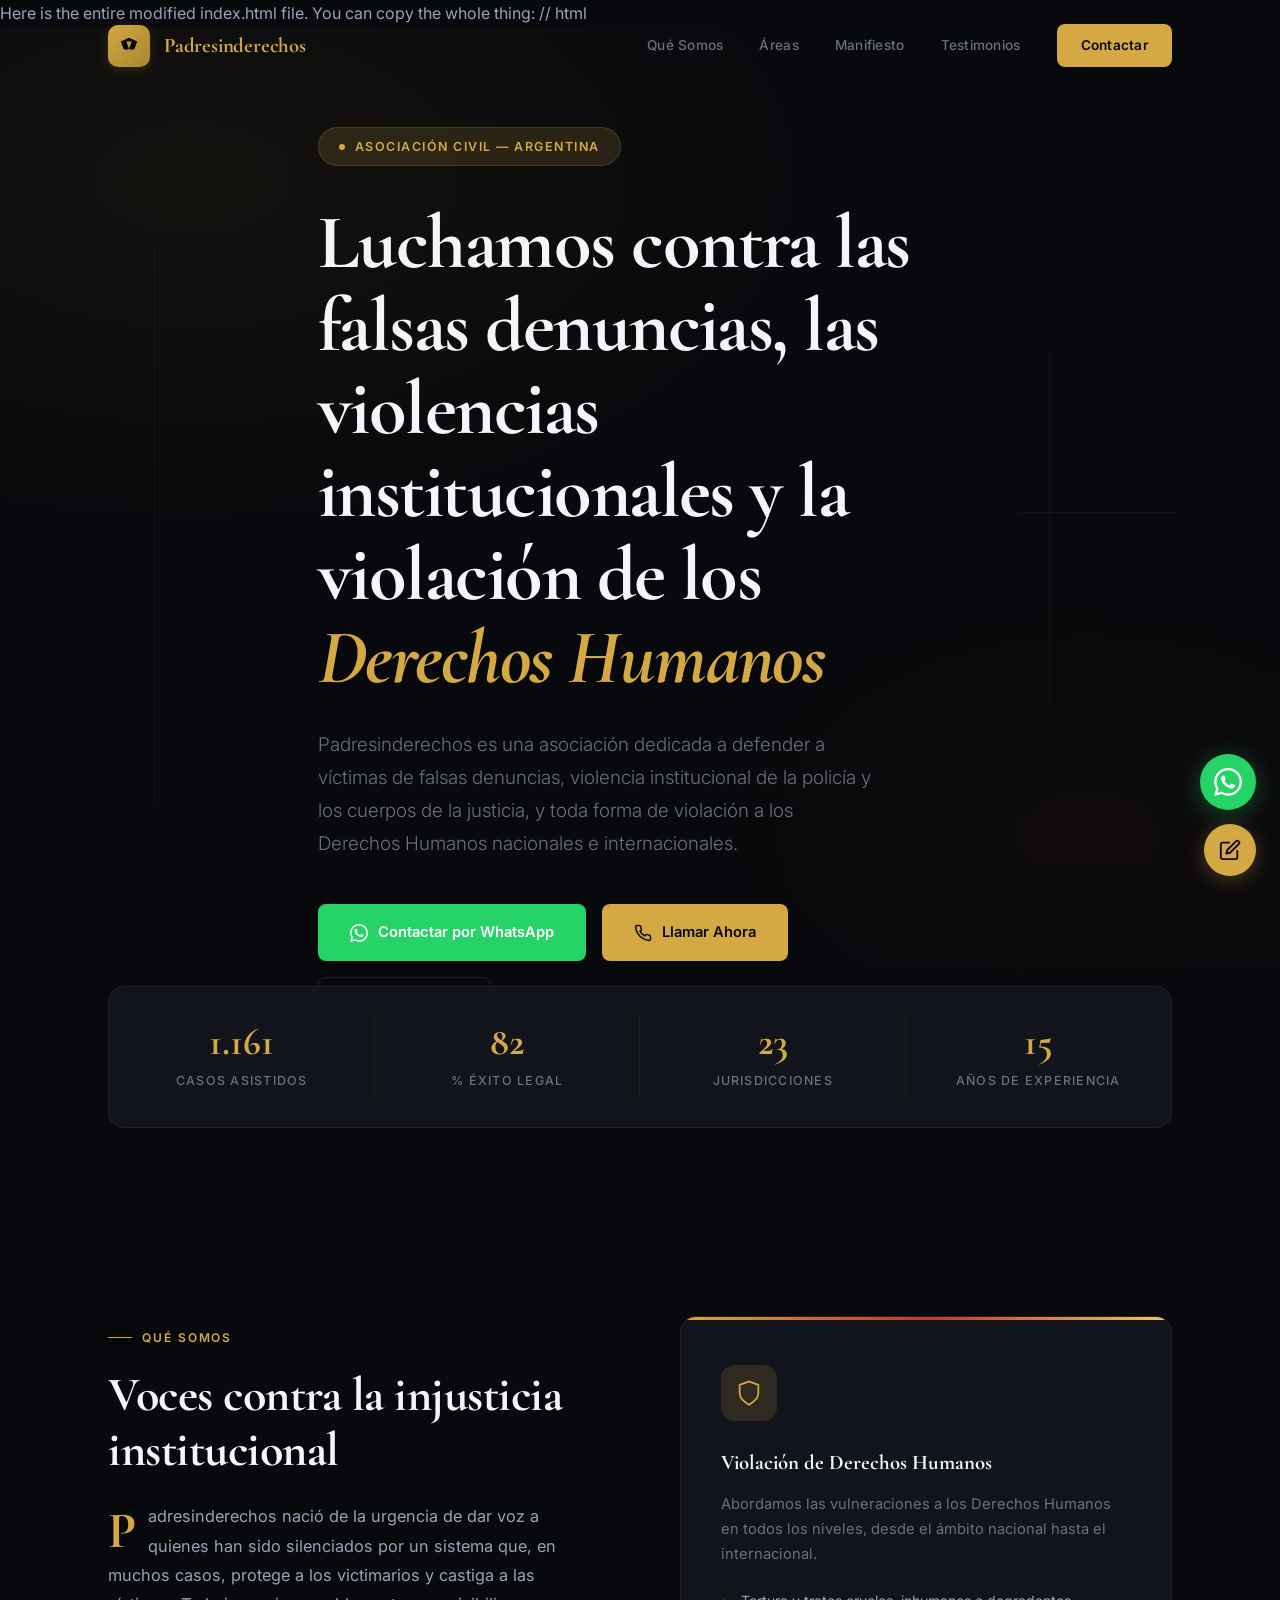
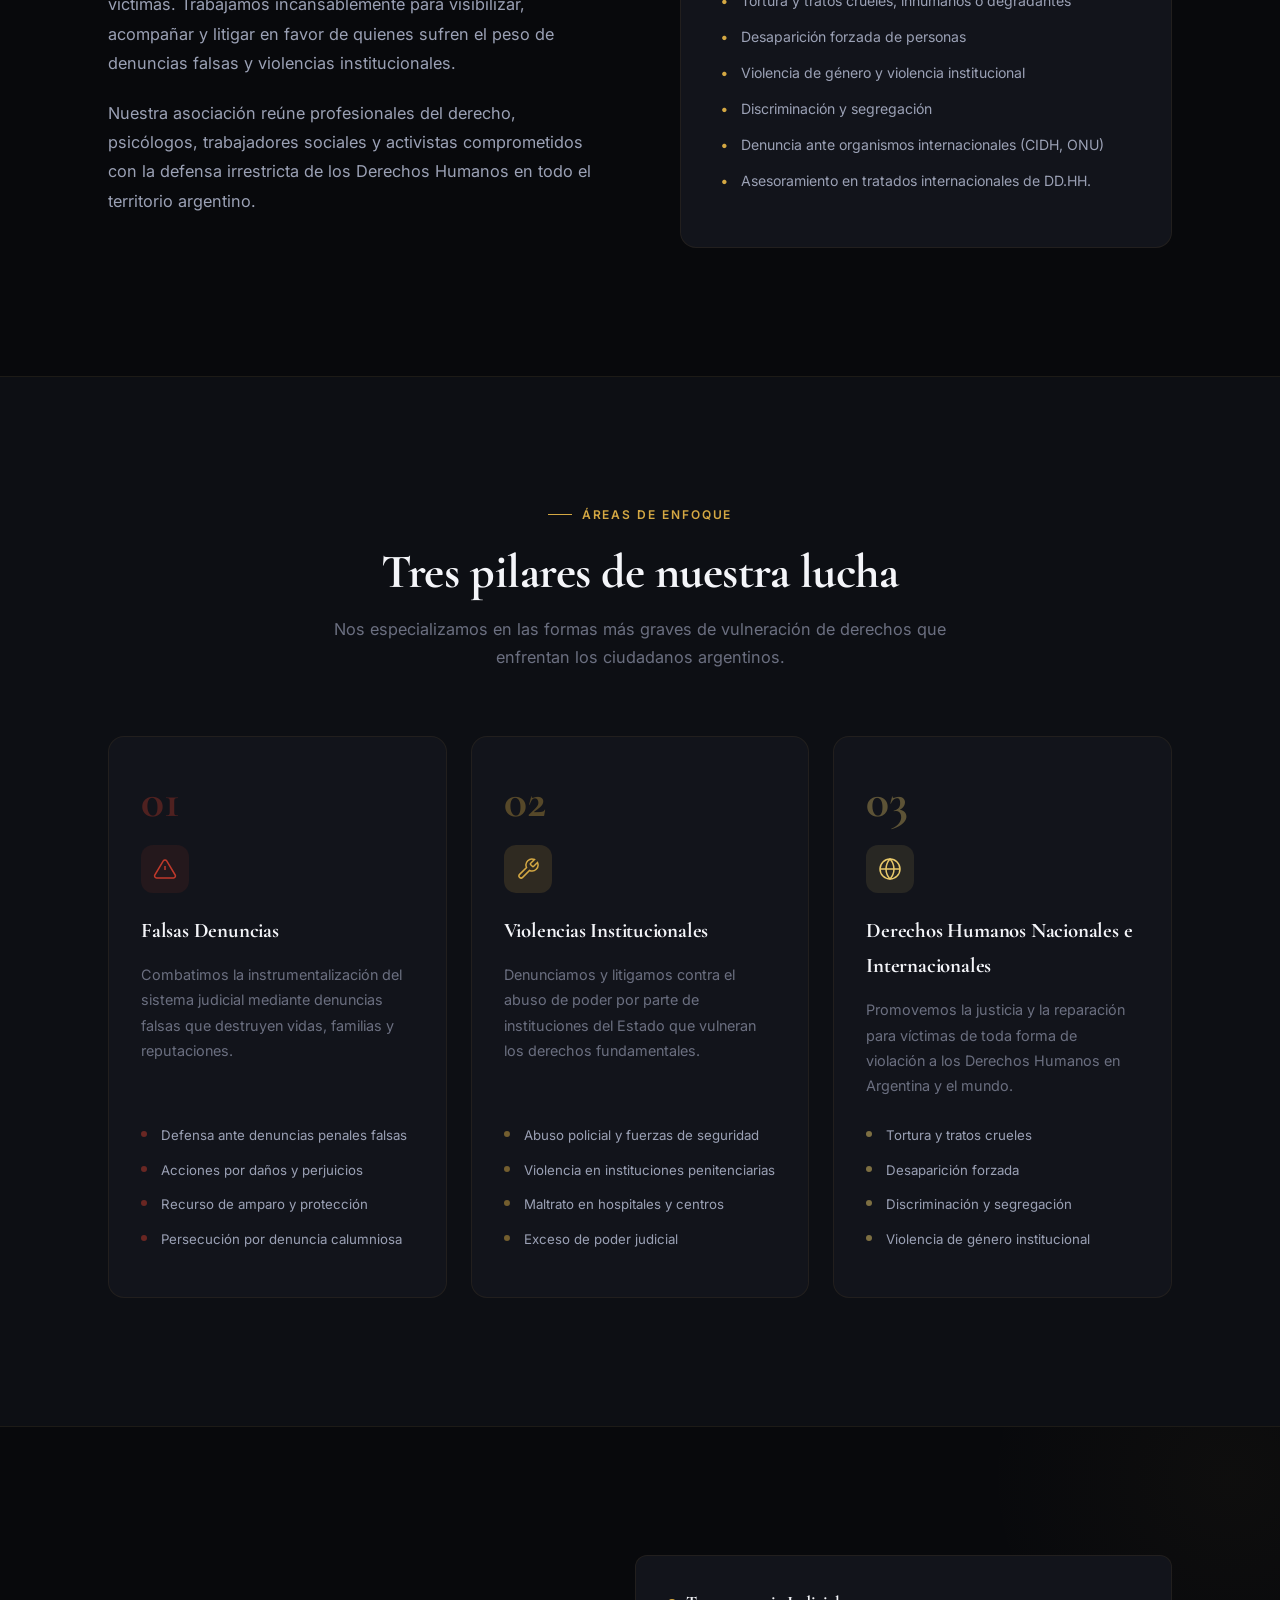
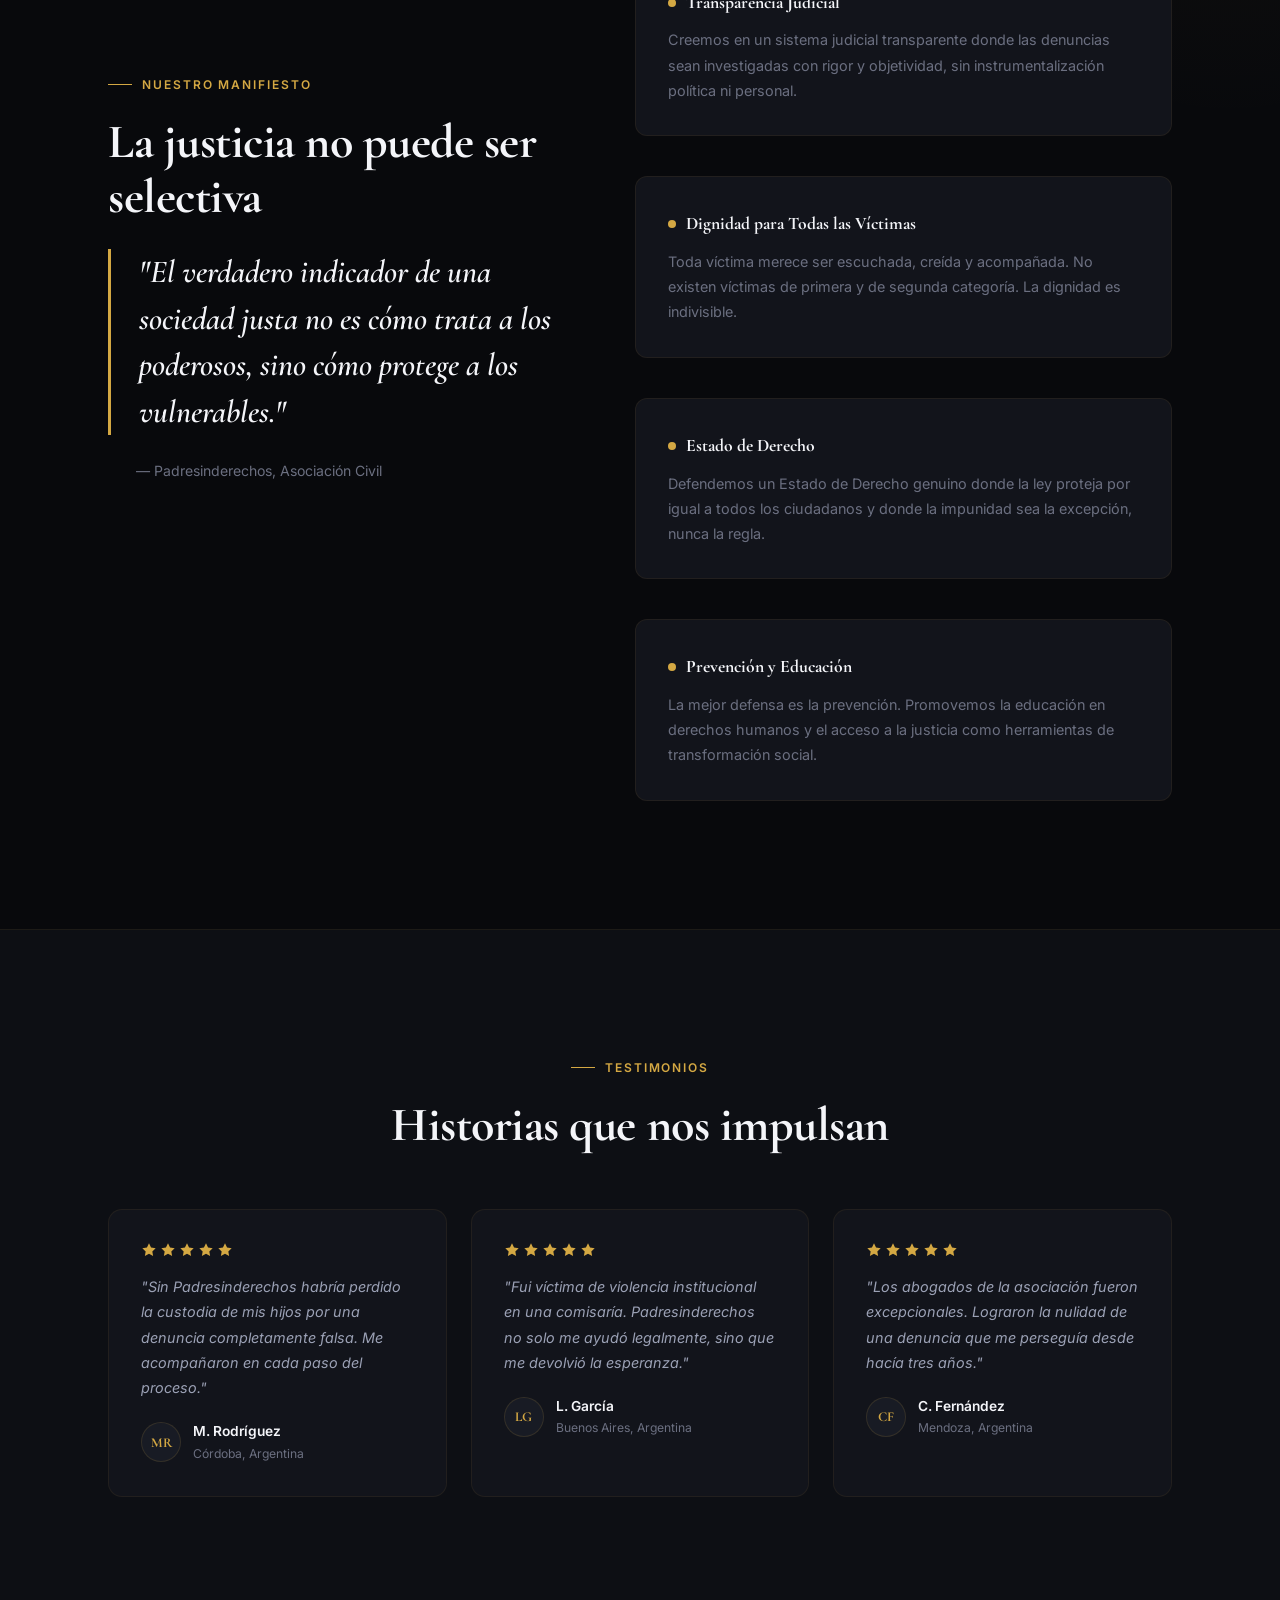
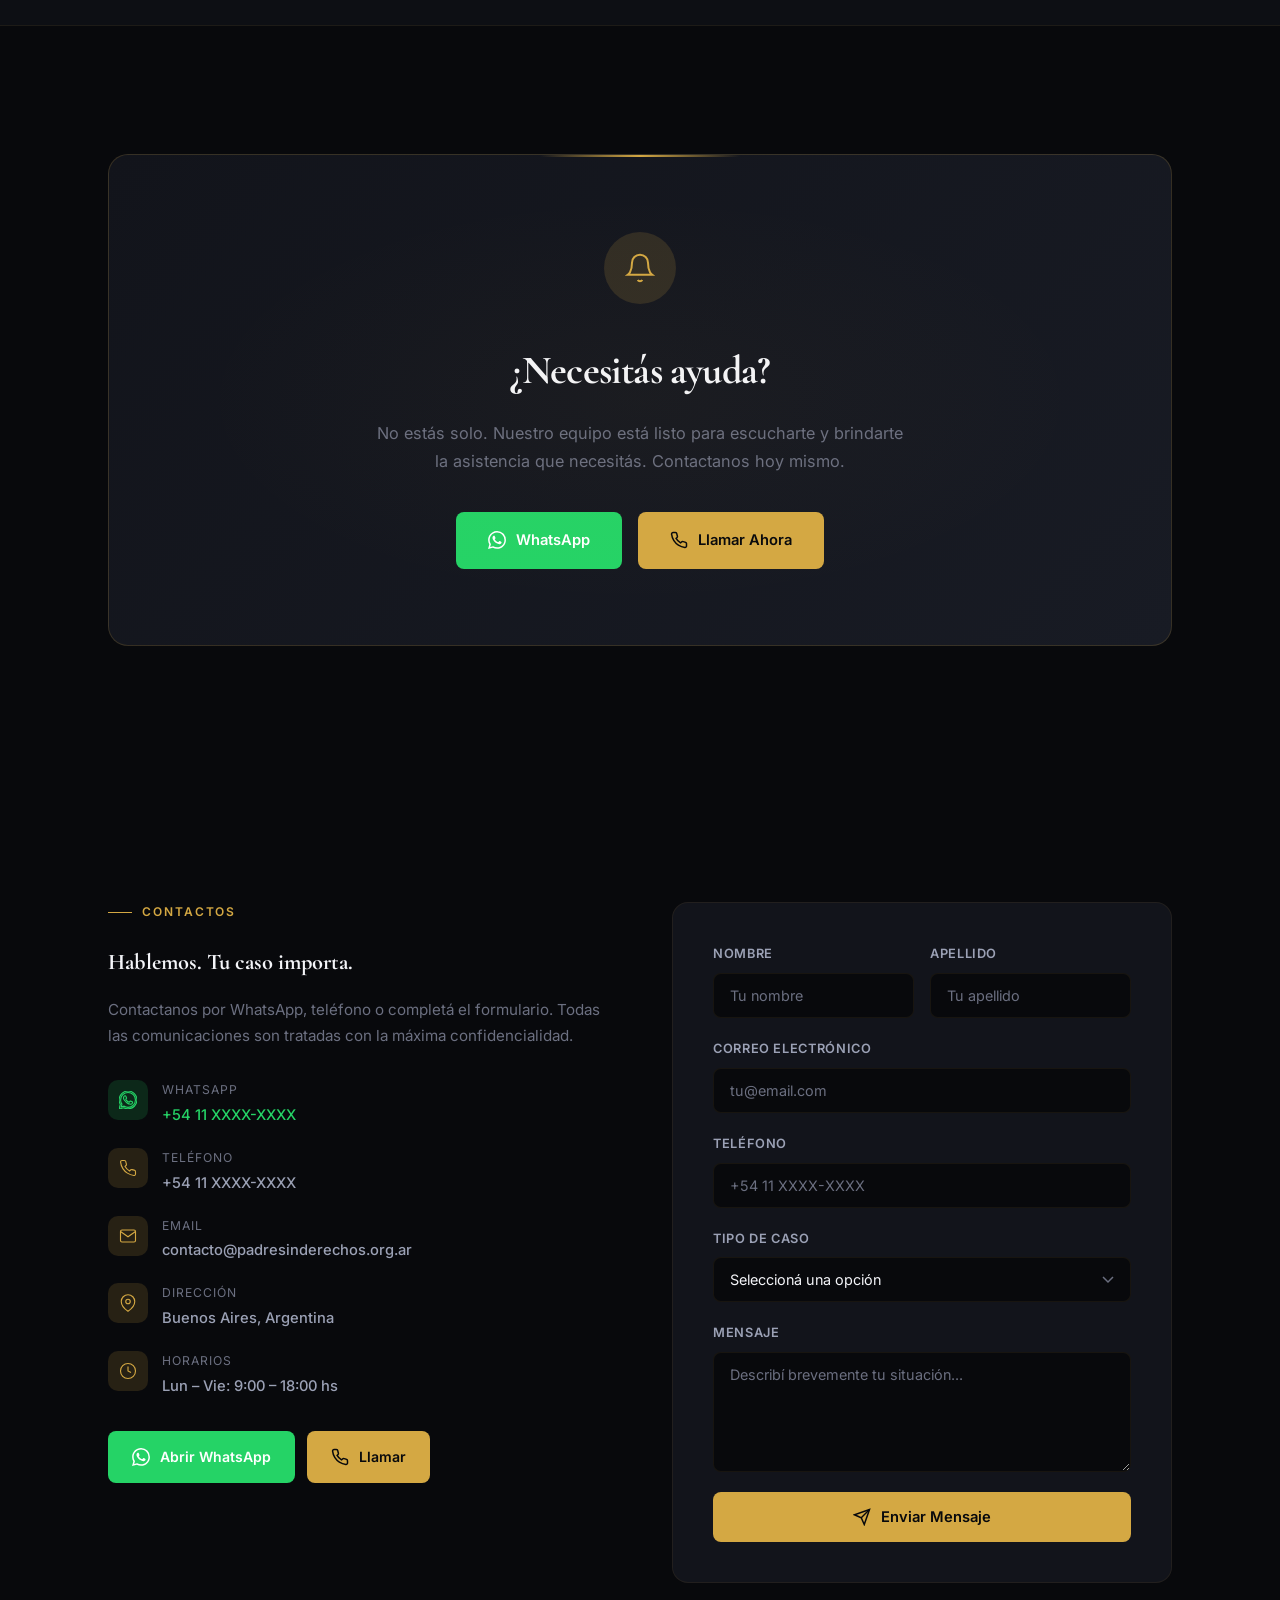
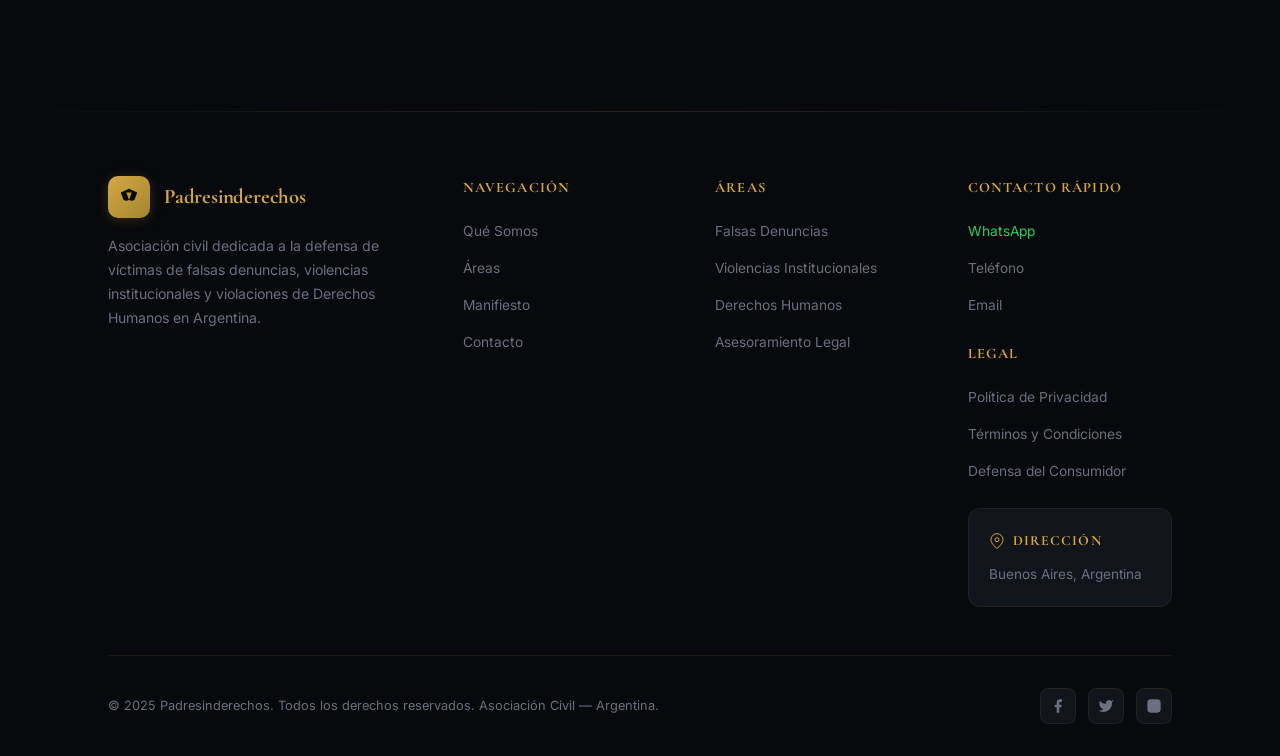
<file: web.html>
Here is the entire modified  index.html  file. You can copy the whole thing:
// html
<!DOCTYPE html>
<html lang="es">
<head>
    <meta charset="UTF-8">
    <meta name="viewport" content="width=device-width, initial-scale=1.0">
    <title>Padresinderechos — Asociación por los Derechos de las Víctimas</title>
    <meta name="description" content="Asociación dedicada a defender a víctimas de falsas denuncias, violencias institucionales y violaciones de Derechos Humanos en Argentina.">
    <link rel="preconnect" href="https://fonts.googleapis.com">
    <link rel="preconnect" href="https://fonts.gstatic.com" crossorigin>
    <link href="https://fonts.googleapis.com/css2?family=Cormorant+Garamond:ital,wght@0,400;0,600;0,700;0,800;1,400;1,600&family=Inter:wght@300;400;500;600;700&display=swap" rel="stylesheet">
    <style>
        /* ============================================
           CSS CUSTOM PROPERTIES
           ============================================ */
        :root {
            --gold: #D4A843;
            --gold-light: #E8C96A;
            --gold-dim: #A68530;
            --gold-glow: rgba(212, 168, 67, 0.15);
            --gold-border: rgba(212, 168, 67, 0.18);
            --bg-deep: #08090C;
            --bg-primary: #0D0F14;
            --bg-card: #12141B;
            --bg-elevated: #181B24;
            --border-subtle: rgba(212, 168, 67, 0.08);
            --border-medium: rgba(212, 168, 67, 0.14);
            --text-muted: #6B6F80;
            --text-secondary: #9BA1B5;
            --text-primary: #E2E4EC;
            --text-white: #F4F5F9;
            --urgency: #C0392B;
            --urgency-soft: rgba(192, 57, 43, 0.1);
            --whatsapp: #25D366;
            --whatsapp-glow: rgba(37, 211, 102, 0.15);
            --font-display: 'Cormorant Garamond', Georgia, 'Times New Roman', serif;
            --font-body: 'Inter', -apple-system, BlinkMacSystemFont, 'Segoe UI', system-ui, sans-serif;
            --section-pad: clamp(80px, 10vw, 140px);
            --container-max: 1160px;
            --gutter: clamp(20px, 4vw, 48px);
            --ease-out-expo: cubic-bezier(0.16, 1, 0.3, 1);
        }
 
        /* ============================================
           EDIT MODE INDICATOR
           ============================================ */
        .edit-mode-bar {
            position: fixed;
            bottom: 0;
            left: 0;
            right: 0;
            z-index: 10000;
            background: rgba(212, 168, 67, 0.95);
            color: var(--bg-deep);
            text-align: center;
            padding: 10px 20px;
            font-family: var(--font-body);
            font-size: 0.82rem;
            font-weight: 600;
            display: none;
            backdrop-filter: blur(12px);
        }
        .edit-mode-bar.active { display: block; }
        .edit-mode-bar .edit-hint { opacity: 0.8; }
 
        /* Editable text highlight */
        [contenteditable="true"] {
            outline: none;
            cursor: text;
            border-radius: 4px;
            transition: background 0.2s ease, box-shadow 0.2s ease;
            position: relative;
        }
        [contenteditable="true"]:hover {
            background: rgba(212, 168, 67, 0.06);
        }
        [contenteditable="true"]:focus {
            background: rgba(212, 168, 67, 0.1);
            box-shadow: 0 0 0 2px rgba(212, 168, 67, 0.25);
        }
 
        /* Edit toggle button */
        .edit-toggle {
            position: fixed;
            bottom: 24px;
            right: 24px;
            z-index: 10001;
            width: 52px;
            height: 52px;
            border-radius: 50%;
            background: var(--gold);
            color: var(--bg-deep);
            border: none;
            cursor: pointer;
            display: flex;
            align-items: center;
            justify-content: center;
            box-shadow: 0 4px 20px rgba(212, 168, 67, 0.3);
            transition: all 0.3s ease;
        }
        .edit-toggle:hover {
            background: var(--gold-light);
            transform: scale(1.08);
        }
        .edit-toggle.active {
            background: var(--urgency);
            box-shadow: 0 4px 20px rgba(192, 57, 43, 0.3);
        }
        .edit-toggle svg { width: 22px; height: 22px; }
 
        /* WhatsApp floating button */
        .whatsapp-float {
            position: fixed;
            bottom: 90px;
            right: 24px;
            z-index: 9999;
            width: 56px;
            height: 56px;
            border-radius: 50%;
            background: var(--whatsapp);
            color: white;
            display: flex;
            align-items: center;
            justify-content: center;
            box-shadow: 0 4px 24px rgba(37, 211, 102, 0.35);
            transition: all 0.3s ease;
            animation: whatsappPulse 2s ease-in-out infinite;
        }
        .whatsapp-float:hover {
            transform: scale(1.1);
            box-shadow: 0 6px 30px rgba(37, 211, 102, 0.5);
        }
        .whatsapp-float svg { width: 28px; height: 28px; fill: white; }
        @keyframes whatsappPulse {
            0%, 100% { box-shadow: 0 4px 24px rgba(37, 211, 102, 0.35); }
            50% { box-shadow: 0 4px 32px rgba(37, 211, 102, 0.55); }
        }
 
        /* ============================================
           RESET & BASE
           ============================================ */
        *, *::before, *::after { margin: 0; padding: 0; box-sizing: border-box; }
        html { scroll-behavior: smooth; -webkit-font-smoothing: antialiased; -moz-osx-font-smoothing: grayscale; }
        body { font-family: var(--font-body); font-weight: 400; line-height: 1.7; color: var(--text-secondary); background: var(--bg-deep); overflow-x: hidden; }
        img { max-width: 100%; display: block; }
        a { color: inherit; text-decoration: none; }
        ul { list-style: none; }
        .container { max-width: var(--container-max); margin: 0 auto; padding: 0 var(--gutter); }
 
        /* ============================================
           SCROLL REVEAL
           ============================================ */
        .reveal { opacity: 0; transform: translateY(36px); transition: opacity 0.8s var(--ease-out-expo), transform 0.8s var(--ease-out-expo); }
        .reveal.visible { opacity: 1; transform: translateY(0); }
        .reveal-delay-1 { transition-delay: 0.1s; }
        .reveal-delay-2 { transition-delay: 0.2s; }
        .reveal-delay-3 { transition-delay: 0.3s; }
        .reveal-delay-4 { transition-delay: 0.4s; }
 
        .scroll-progress { position: fixed; top: 0; left: 0; height: 2px; background: linear-gradient(90deg, var(--gold-dim), var(--gold), var(--gold-light)); z-index: 1001; width: 0%; transition: width 0.1s linear; }
 
        /* ============================================
           NAVIGATION
           ============================================ */
        .nav { position: fixed; top: 0; left: 0; right: 0; z-index: 1000; padding: 24px 0; transition: background 0.4s ease, padding 0.4s ease, backdrop-filter 0.4s ease; }
        .nav.scrolled { background: rgba(8, 9, 12, 0.92); backdrop-filter: blur(24px); -webkit-backdrop-filter: blur(24px); padding: 14px 0; border-bottom: 1px solid var(--border-subtle); }
        .nav-inner { display: flex; align-items: center; justify-content: space-between; }
        .nav-logo { display: flex; align-items: center; gap: 14px; }
        .nav-logo-icon { width: 42px; height: 42px; background: linear-gradient(135deg, var(--gold), var(--gold-dim)); border-radius: 10px; display: flex; align-items: center; justify-content: center; flex-shrink: 0; box-shadow: 0 2px 12px rgba(212, 168, 67, 0.2); }
        .nav-logo-icon svg { width: 22px; height: 22px; fill: var(--bg-deep); }
        .nav-logo-text { font-family: var(--font-display); font-weight: 700; font-size: 1.3rem; color: var(--gold); letter-spacing: -0.01em; }
        .nav-links { display: flex; align-items: center; gap: 36px; }
        .nav-links a { font-size: 0.85rem; font-weight: 500; color: var(--text-muted); transition: color 0.3s ease; letter-spacing: 0.02em; }
        .nav-links a:hover { color: var(--gold-light); }
        .nav-cta { background: var(--gold) !important; color: var(--bg-deep) !important; padding: 10px 24px; border-radius: 8px; font-weight: 600 !important; transition: all 0.3s ease !important; }
        .nav-cta:hover { background: var(--gold-light) !important; transform: translateY(-1px); box-shadow: 0 4px 20px rgba(212, 168, 67, 0.25); }
        .nav-toggle { display: none; flex-direction: column; gap: 5px; cursor: pointer; background: none; border: none; padding: 4px; }
        .nav-toggle span { width: 24px; height: 2px; background: var(--gold); transition: all 0.3s ease; display: block; }
 
        /* ============================================
           HERO
           ============================================ */
        .hero { position: relative; min-height: 100vh; display: flex; align-items: center; overflow: hidden; }
        .hero-bg { position: absolute; inset: 0; z-index: 0; }
        .hero-bg::before { content: ''; position: absolute; inset: 0; background: radial-gradient(ellipse 70% 50% at 15% 15%, rgba(212, 168, 67, 0.06) 0%, transparent 70%), radial-gradient(ellipse 50% 40% at 85% 80%, rgba(192, 57, 43, 0.04) 0%, transparent 60%), radial-gradient(ellipse 100% 80% at 50% 50%, rgba(8, 9, 12, 0.4) 0%, transparent 100%); }
        .hero-bg::after { content: ''; position: absolute; bottom: 0; left: 0; right: 0; height: 180px; background: linear-gradient(to top, var(--bg-deep) 0%, transparent 100%); z-index: 1; }
        .hero-line { position: absolute; background: rgba(212, 168, 67, 0.05); }
        .hero-line-1 { width: 1px; height: 55%; top: 22%; left: 12%; animation: lineFloat 8s ease-in-out infinite; }
        .hero-line-2 { width: 1px; height: 35%; top: 32%; right: 18%; animation: lineFloat 10s ease-in-out infinite 2s; }
        .hero-line-3 { width: 160px; height: 1px; top: 48%; right: 8%; animation: lineFloat 12s ease-in-out infinite 1s; }
        @keyframes lineFloat { 0%, 100% { opacity: 0.3; } 50% { opacity: 0.8; } }
        .hero-content { position: relative; z-index: 2; max-width: 740px; padding-top: 100px; }
        .hero-badge { display: inline-flex; align-items: center; gap: 10px; background: var(--gold-glow); border: 1px solid var(--gold-border); padding: 8px 20px; border-radius: 100px; font-size: 0.78rem; font-weight: 600; color: var(--gold); text-transform: uppercase; letter-spacing: 0.12em; margin-bottom: 36px; animation: fadeSlideUp 0.8s var(--ease-out-expo) 0.2s both; }
        .hero-badge-dot { width: 6px; height: 6px; background: var(--gold); border-radius: 50%; animation: pulse 2s ease-in-out infinite; }
        @keyframes pulse { 0%, 100% { opacity: 1; transform: scale(1); } 50% { opacity: 0.5; transform: scale(0.8); } }
        .hero h1 { font-family: var(--font-display); font-size: clamp(2.8rem, 6vw, 4.8rem); font-weight: 700; line-height: 1.08; color: var(--text-white); letter-spacing: -0.02em; margin-bottom: 28px; animation: fadeSlideUp 0.8s var(--ease-out-expo) 0.4s both; }
        .hero h1 em { font-style: italic; color: var(--gold); }
        .hero-subtitle { font-size: clamp(1rem, 1.8vw, 1.18rem); font-weight: 300; color: var(--text-muted); max-width: 560px; line-height: 1.75; margin-bottom: 44px; animation: fadeSlideUp 0.8s var(--ease-out-expo) 0.6s both; }
        .hero-actions { display: flex; align-items: center; gap: 16px; flex-wrap: wrap; animation: fadeSlideUp 0.8s var(--ease-out-expo) 0.8s both; }
        @keyframes fadeSlideUp { from { opacity: 0; transform: translateY(28px); } to { opacity: 1; transform: translateY(0); } }
        .btn { display: inline-flex; align-items: center; gap: 10px; padding: 16px 32px; border-radius: 8px; font-family: var(--font-body); font-size: 0.92rem; font-weight: 600; cursor: pointer; border: none; transition: all 0.3s var(--ease-out-expo); }
        .btn-primary { background: var(--gold); color: var(--bg-deep); }
        .btn-primary:hover { background: var(--gold-light); transform: translateY(-2px); box-shadow: 0 8px 30px rgba(212, 168, 67, 0.3); }
        .btn-outline { background: transparent; color: var(--text-secondary); border: 1px solid var(--border-medium); }
        .btn-outline:hover { border-color: var(--gold); color: var(--gold-light); transform: translateY(-2px); }
        .btn-whatsapp { background: var(--whatsapp); color: white; }
        .btn-whatsapp:hover { background: #20BD5C; transform: translateY(-2px); box-shadow: 0 8px 30px rgba(37, 211, 102, 0.3); }
        .btn-whatsapp svg { fill: white; width: 18px; height: 18px; }
 
        /* ============================================
           STATS BAR
           ============================================ */
        .stats-bar { position: relative; z-index: 3; margin-top: -50px; padding-bottom: 60px; }
        .stats-grid { display: grid; grid-template-columns: repeat(4, 1fr); background: var(--bg-card); border: 1px solid var(--border-subtle); border-radius: 16px; overflow: hidden; }
        .stat-item { padding: 36px 24px; text-align: center; position: relative; }
        .stat-item:not(:last-child)::after { content: ''; position: absolute; right: 0; top: 20%; height: 60%; width: 1px; background: var(--border-subtle); }
        .stat-number { font-family: var(--font-display); font-size: clamp(1.8rem, 3vw, 2.5rem); font-weight: 800; color: var(--gold); line-height: 1; margin-bottom: 8px; }
        .stat-label { font-size: 0.78rem; font-weight: 500; color: var(--text-muted); text-transform: uppercase; letter-spacing: 0.1em; }
 
        /* ============================================
           SECTION COMMON
           ============================================ */
        .section { padding: var(--section-pad) 0; }
        .section-label { display: inline-flex; align-items: center; gap: 10px; font-size: 0.75rem; font-weight: 600; color: var(--gold); text-transform: uppercase; letter-spacing: 0.16em; margin-bottom: 20px; }
        .section-label::before { content: ''; width: 24px; height: 1px; background: var(--gold); }
        .section-title { font-family: var(--font-display); font-size: clamp(2rem, 4vw, 3rem); font-weight: 700; color: var(--text-white); line-height: 1.15; letter-spacing: -0.01em; margin-bottom: 24px; }
 
        /* ============================================
           SECTION: QUÉ SOMOS (was Misión)
           ============================================ */
        .about-grid { display: grid; grid-template-columns: 1fr 1fr; gap: 80px; align-items: center; }
        .about-text p { font-size: 1.02rem; color: var(--text-secondary); margin-bottom: 20px; line-height: 1.8; }
        .about-text p:first-of-type::first-letter { font-family: var(--font-display); font-size: 3.2rem; font-weight: 700; float: left; line-height: 1; margin-right: 12px; margin-top: 4px; color: var(--gold); }
        .about-visual { position: relative; }
        .about-card { background: var(--bg-card); border: 1px solid var(--border-subtle); border-radius: 16px; padding: 48px 40px; position: relative; overflow: hidden; }
        .about-card::before { content: ''; position: absolute; top: 0; left: 0; right: 0; height: 3px; background: linear-gradient(90deg, var(--gold), var(--urgency), var(--gold-light)); }
        .about-card-icon { width: 56px; height: 56px; background: var(--gold-glow); border-radius: 14px; display: flex; align-items: center; justify-content: center; margin-bottom: 24px; }
        .about-card-icon svg { width: 28px; height: 28px; stroke: var(--gold); fill: none; stroke-width: 1.5; }
        .about-card h3 { font-family: var(--font-display); font-size: 1.3rem; font-weight: 700; color: var(--text-white); margin-bottom: 12px; }
        .about-card p { font-size: 0.92rem; color: var(--text-muted); line-height: 1.7; }
        .about-card-tags { display: flex; flex-wrap: wrap; gap: 8px; margin-top: 20px; }
        .about-card-tags span { font-size: 0.73rem; font-weight: 600; color: var(--gold); background: var(--gold-glow); padding: 5px 14px; border-radius: 100px; border: 1px solid var(--gold-border); letter-spacing: 0.03em; }
        .about-card-bullets { list-style: none; padding: 0; margin-top: 16px; }
        .about-card-bullets li { font-size: 0.88rem; color: var(--text-secondary); padding: 6px 0 6px 20px; position: relative; }
        .about-card-bullets li::before { content: '\2022'; position: absolute; left: 0; color: var(--gold); font-weight: 700; }
 
        /* ============================================
           SECTION: ÁREAS DE ENFOQUE
           ============================================ */
        .areas-section { background: var(--bg-primary); border-top: 1px solid var(--border-subtle); border-bottom: 1px solid var(--border-subtle); }
        .areas-header { text-align: center; max-width: 620px; margin: 0 auto 64px; }
        .areas-header .section-title { margin-bottom: 16px; }
        .areas-header p { font-size: 1.02rem; color: var(--text-muted); line-height: 1.7; }
        .areas-grid { display: grid; grid-template-columns: repeat(3, 1fr); gap: 24px; }
        .area-card { background: var(--bg-card); border: 1px solid var(--border-subtle); border-radius: 16px; padding: 40px 32px; position: relative; overflow: hidden; transition: all 0.4s var(--ease-out-expo); display: flex; flex-direction: column; }
        .area-card:hover { border-color: var(--gold-border); transform: translateY(-4px); box-shadow: 0 20px 60px rgba(0, 0, 0, 0.4); }
        .area-card::after { content: ''; position: absolute; bottom: 0; left: 0; right: 0; height: 3px; transform: scaleX(0); transition: transform 0.4s var(--ease-out-expo); }
        .area-card:hover::after { transform: scaleX(1); }
        .area-card:nth-child(1)::after { background: var(--urgency); }
        .area-card:nth-child(2)::after { background: var(--gold); }
        .area-card:nth-child(3)::after { background: var(--gold-light); }
        .area-number { font-family: var(--font-display); font-size: 3rem; font-weight: 800; line-height: 1; margin-bottom: 20px; }
        .area-card:nth-child(1) .area-number { color: var(--urgency); opacity: 0.35; }
        .area-card:nth-child(2) .area-number { color: var(--gold); opacity: 0.35; }
        .area-card:nth-child(3) .area-number { color: var(--gold-light); opacity: 0.35; }
        .area-icon { width: 48px; height: 48px; border-radius: 12px; display: flex; align-items: center; justify-content: center; margin-bottom: 20px; }
        .area-card:nth-child(1) .area-icon { background: var(--urgency-soft); }
        .area-card:nth-child(2) .area-icon { background: var(--gold-glow); }
        .area-card:nth-child(3) .area-icon { background: rgba(232, 201, 106, 0.1); }
        .area-icon svg { width: 24px; height: 24px; fill: none; stroke-width: 1.5; }
        .area-card:nth-child(1) .area-icon svg { stroke: var(--urgency); }
        .area-card:nth-child(2) .area-icon svg { stroke: var(--gold); }
        .area-card:nth-child(3) .area-icon svg { stroke: var(--gold-light); }
        .area-card h3 { font-family: var(--font-display); font-size: 1.3rem; font-weight: 700; color: var(--text-white); margin-bottom: 14px; letter-spacing: -0.01em; }
        .area-card > p { font-size: 0.9rem; color: var(--text-muted); line-height: 1.75; margin-bottom: 20px; }
        .area-card ul { margin-top: auto; }
        .area-card ul li { font-size: 0.83rem; color: var(--text-secondary); padding: 6px 0; padding-left: 20px; position: relative; }
        .area-card ul li::before { content: ''; position: absolute; left: 0; top: 13px; width: 6px; height: 6px; border-radius: 50%; }
        .area-card:nth-child(1) ul li::before { background: rgba(192, 57, 43, 0.5); }
        .area-card:nth-child(2) ul li::before { background: rgba(212, 168, 67, 0.5); }
        .area-card:nth-child(3) ul li::before { background: rgba(232, 201, 106, 0.5); }
 
        /* ============================================
           SECTION: MANIFIESTO
           ============================================ */
        .manifesto-section { position: relative; overflow: hidden; }
        .manifesto-section::before { content: ''; position: absolute; top: -200px; right: -200px; width: 500px; height: 500px; border-radius: 50%; background: radial-gradient(circle, rgba(212, 168, 67, 0.03) 0%, transparent 70%); pointer-events: none; }
        .manifesto-grid { display: grid; grid-template-columns: 1fr 1.2fr; gap: 80px; align-items: start; }
        .manifesto-left { position: sticky; top: 120px; }
        .manifesto-quote { font-family: var(--font-display); font-size: clamp(1.4rem, 2.8vw, 2rem); font-weight: 600; font-style: italic; color: var(--text-white); line-height: 1.45; margin-bottom: 24px; position: relative; padding-left: 28px; border-left: 3px solid var(--gold); }
        .manifesto-attribution { font-size: 0.88rem; color: var(--text-muted); padding-left: 28px; }
        .manifesto-right { display: flex; flex-direction: column; gap: 40px; }
        .manifesto-item { padding: 32px; border-radius: 12px; background: var(--bg-card); border: 1px solid var(--border-subtle); transition: border-color 0.3s ease; }
        .manifesto-item:hover { border-color: var(--gold-border); }
        .manifesto-item h4 { font-family: var(--font-display); font-size: 1.1rem; font-weight: 700; color: var(--text-white); margin-bottom: 10px; display: flex; align-items: center; gap: 10px; }
        .manifesto-item h4 .mi-dot { width: 8px; height: 8px; border-radius: 50%; background: var(--gold); flex-shrink: 0; }
        .manifesto-item p { font-size: 0.9rem; color: var(--text-muted); line-height: 1.75; }
 
        /* ============================================
           SECTION: CONTACTOS (WhatsApp + Phone)
           ============================================ */
        .contact-section { position: relative; }
        .contact-grid { display: grid; grid-template-columns: 1fr 1fr; gap: 64px; }
        .contact-info h3 { font-family: var(--font-display); font-size: 1.4rem; font-weight: 700; color: var(--text-white); margin-bottom: 16px; }
        .contact-info > p { font-size: 0.95rem; color: var(--text-muted); line-height: 1.7; margin-bottom: 32px; }
        .contact-details { display: flex; flex-direction: column; gap: 20px; margin-bottom: 32px; }
        .contact-detail { display: flex; align-items: flex-start; gap: 14px; }
        .contact-detail-icon { width: 40px; height: 40px; border-radius: 10px; background: var(--gold-glow); display: flex; align-items: center; justify-content: center; flex-shrink: 0; }
        .contact-detail-icon svg { width: 18px; height: 18px; stroke: var(--gold); fill: none; stroke-width: 1.5; }
        .contact-detail-label { font-size: 0.76rem; color: var(--text-muted); text-transform: uppercase; letter-spacing: 0.08em; margin-bottom: 2px; }
        .contact-detail-value { font-size: 0.92rem; color: var(--text-secondary); font-weight: 500; }
 
        .contact-quick-actions { display: flex; gap: 12px; flex-wrap: wrap; }
        .contact-quick-actions .btn { padding: 14px 24px; font-size: 0.88rem; }
 
        .contact-form { background: var(--bg-card); border: 1px solid var(--border-subtle); border-radius: 16px; padding: 40px; }
        .form-group { margin-bottom: 20px; }
        .form-group label { display: block; font-size: 0.8rem; font-weight: 600; color: var(--text-secondary); margin-bottom: 8px; text-transform: uppercase; letter-spacing: 0.05em; }
        .form-group input, .form-group select, .form-group textarea { width: 100%; padding: 13px 16px; background: var(--bg-deep); border: 1px solid var(--border-subtle); border-radius: 8px; color: var(--text-white); font-family: var(--font-body); font-size: 0.9rem; transition: border-color 0.3s ease; outline: none; }
        .form-group input::placeholder, .form-group textarea::placeholder { color: var(--text-muted); }
        .form-group input:focus, .form-group select:focus, .form-group textarea:focus { border-color: var(--gold); }
        .form-group textarea { resize: vertical; min-height: 120px; }
        .form-group select { appearance: none; background-image: url("data:image/svg+xml,%3Csvg width='12' height='8' viewBox='0 0 12 8' fill='none' xmlns='http://www.w3.org/2000/svg'%3E%3Cpath d='M1 1L6 6L11 1' stroke='%236B6F80' stroke-width='1.5'/%3E%3C/svg%3E"); background-repeat: no-repeat; background-position: right 16px center; }
        .form-group select option { background: var(--bg-deep); color: var(--text-white); }
        .form-row { display: grid; grid-template-columns: 1fr 1fr; gap: 16px; }
 
        /* ============================================
           FOOTER
           ============================================ */
        .footer-divider { width: 100%; height: 1px; background: linear-gradient(90deg, transparent, var(--gold-border), transparent); }
        .footer { background: var(--bg-deep); padding: 64px 0 32px; }
        .footer-grid { display: grid; grid-template-columns: 1.5fr 1fr 1fr 1fr; gap: 48px; margin-bottom: 48px; }
        .footer-brand p { font-size: 0.88rem; color: var(--text-muted); line-height: 1.7; margin-top: 16px; max-width: 280px; }
        .footer-col h4 { font-family: var(--font-display); font-size: 0.9rem; font-weight: 700; color: var(--gold); margin-bottom: 16px; text-transform: uppercase; letter-spacing: 0.08em; }
        .footer-col ul li { margin-bottom: 10px; }
        .footer-col ul li a { font-size: 0.86rem; color: var(--text-muted); transition: color 0.3s ease; }
        .footer-col ul li a:hover { color: var(--gold-light); }
        .footer-address { margin-top: 24px; padding: 20px; background: var(--bg-card); border: 1px solid var(--border-subtle); border-radius: 12px; }
        .footer-address h4 { font-family: var(--font-display); font-size: 0.88rem; font-weight: 700; color: var(--gold); margin-bottom: 10px; text-transform: uppercase; letter-spacing: 0.08em; display: flex; align-items: center; gap: 8px; }
        .footer-address h4 svg { width: 16px; height: 16px; stroke: var(--gold); fill: none; stroke-width: 1.5; }
        .footer-address p { font-size: 0.85rem; color: var(--text-muted); line-height: 1.7; }
        .footer-bottom { padding-top: 32px; border-top: 1px solid var(--border-subtle); display: flex; justify-content: space-between; align-items: center; flex-wrap: wrap; gap: 16px; }
        .footer-bottom p { font-size: 0.8rem; color: var(--text-muted); }
        .footer-social { display: flex; gap: 12px; }
        .footer-social a { width: 36px; height: 36px; border-radius: 8px; background: var(--bg-card); border: 1px solid var(--border-subtle); display: flex; align-items: center; justify-content: center; transition: all 0.3s ease; }
        .footer-social a:hover { background: var(--gold-glow); border-color: var(--gold-border); }
        .footer-social a svg { width: 16px; height: 16px; fill: var(--text-muted); transition: fill 0.3s ease; }
        .footer-social a:hover svg { fill: var(--gold); }
 
        /* ============================================
           SECTION: TESTIMONIOS
           ============================================ */
        .testimonials-section { background: var(--bg-primary); border-top: 1px solid var(--border-subtle); border-bottom: 1px solid var(--border-subtle); }
        .testimonials-header { text-align: center; margin-bottom: 56px; }
        .testimonials-grid { display: grid; grid-template-columns: repeat(3, 1fr); gap: 24px; }
        .testimonial-card { background: var(--bg-card); border: 1px solid var(--border-subtle); border-radius: 14px; padding: 32px; transition: all 0.3s var(--ease-out-expo); }
        .testimonial-card:hover { border-color: var(--gold-border); transform: translateY(-2px); }
        .testimonial-stars { display: flex; gap: 3px; margin-bottom: 16px; }
        .testimonial-stars svg { width: 16px; height: 16px; fill: var(--gold); }
        .testimonial-card blockquote { font-size: 0.9rem; color: var(--text-secondary); line-height: 1.75; font-style: italic; margin-bottom: 20px; }
        .testimonial-author { display: flex; align-items: center; gap: 12px; }
        .testimonial-avatar { width: 40px; height: 40px; border-radius: 50%; background: var(--bg-elevated); border: 1px solid var(--border-medium); display: flex; align-items: center; justify-content: center; font-family: var(--font-display); font-weight: 700; font-size: 0.85rem; color: var(--gold); }
        .testimonial-name { font-weight: 600; font-size: 0.86rem; color: var(--text-white); }
        .testimonial-role { font-size: 0.76rem; color: var(--text-muted); }
 
        /* ============================================
           SECTION: CTA
           ============================================ */
        .cta-section { position: relative; }
        .cta-box { background: linear-gradient(135deg, var(--bg-card) 0%, var(--bg-elevated) 100%); border: 1px solid var(--gold-border); border-radius: 20px; padding: clamp(48px, 6vw, 80px); text-align: center; position: relative; overflow: hidden; }
        .cta-box::before { content: ''; position: absolute; top: -1px; left: 50%; transform: translateX(-50%); width: 200px; height: 3px; background: linear-gradient(90deg, transparent, var(--gold), transparent); }
        .cta-box::after { content: ''; position: absolute; inset: 0; background: radial-gradient(ellipse at center, rgba(212, 168, 67, 0.03) 0%, transparent 60%); pointer-events: none; }
        .cta-icon { width: 72px; height: 72px; margin: 0 auto 32px; background: var(--gold-glow); border-radius: 50%; display: flex; align-items: center; justify-content: center; }
        .cta-icon svg { width: 32px; height: 32px; stroke: var(--gold); fill: none; stroke-width: 1.5; }
        .cta-box h2 { font-family: var(--font-display); font-size: clamp(1.8rem, 3.5vw, 2.5rem); font-weight: 700; color: var(--text-white); margin-bottom: 16px; letter-spacing: -0.02em; }
        .cta-box p { font-size: 1.02rem; color: var(--text-muted); max-width: 540px; margin: 0 auto 36px; line-height: 1.7; }
        .cta-actions { display: flex; justify-content: center; gap: 16px; flex-wrap: wrap; }
 
        /* ============================================
           MOBILE RESPONSIVE
           ============================================ */
        @media (max-width: 1024px) {
            .about-grid { grid-template-columns: 1fr; gap: 48px; }
            .areas-grid { grid-template-columns: 1fr; gap: 20px; }
            .manifesto-grid { grid-template-columns: 1fr; gap: 48px; }
            .manifesto-left { position: static; }
            .contact-grid { grid-template-columns: 1fr; }
            .footer-grid { grid-template-columns: 1fr 1fr; }
        }
        @media (max-width: 768px) {
            .nav-links { display: none; position: fixed; top: 0; left: 0; right: 0; bottom: 0; background: rgba(8, 9, 12, 0.97); backdrop-filter: blur(24px); flex-direction: column; justify-content: center; align-items: center; gap: 28px; z-index: 999; }
            .nav-links.active { display: flex; }
            .nav-links a { font-size: 1.2rem; }
            .nav-toggle { display: flex; z-index: 1001; }
            .nav-toggle.active span:nth-child(1) { transform: rotate(45deg) translate(5px, 5px); }
            .nav-toggle.active span:nth-child(2) { opacity: 0; }
            .nav-toggle.active span:nth-child(3) { transform: rotate(-45deg) translate(5px, -5px); }
            .stats-grid { grid-template-columns: repeat(2, 1fr); }
            .stat-item:nth-child(2)::after { display: none; }
            .stat-item:nth-child(1)::after, .stat-item:nth-child(3)::after { display: none; }
            .stat-item:nth-child(1), .stat-item:nth-child(2) { border-bottom: 1px solid var(--border-subtle); }
            .hero-actions { flex-direction: column; align-items: stretch; }
            .btn { justify-content: center; }
            .form-row { grid-template-columns: 1fr; }
            .footer-grid { grid-template-columns: 1fr; }
            .footer-bottom { flex-direction: column; text-align: center; }
            .contact-quick-actions { flex-direction: column; }
            .contact-quick-actions .btn { justify-content: center; }
        }
    </style>
</head>
<body>
 
    <!-- Edit Mode Indicator Bar -->
    <div class="edit-mode-bar" id="editBar">
        <span class="edit-hint">✏️ Modo Edición: Hacé clic en cualquier texto para editarlo. Los cambios se guardan automáticamente en tu navegador.</span>
    </div>
 
    <!-- Scroll Progress -->
    <div class="scroll-progress" id="scrollProgress"></div>
 
    <!-- WhatsApp Floating Button -->
    <a href="https://wa.me/54911XXXXXXX?text=Hola%2C%20necesito%20ayuda%20con%20un%20caso%20de%20derechos%20humanos" target="_blank" class="whatsapp-float" aria-label="Contactar por WhatsApp">
        <svg viewBox="0 0 24 24" xmlns="http://www.w3.org/2000/svg">
            <path d="M17.472 14.382c-.297-.149-1.758-.867-2.03-.967-.273-.099-.471-.148-.67.15-.197.297-.767.966-.94 1.164-.173.199-.347.223-.644.075-.297-.15-1.255-.463-2.39-1.475-.883-.788-1.48-1.761-1.653-2.059-.173-.297-.018-.458.13-.606.134-.133.298-.347.446-.52.149-.174.198-.298.298-.497.099-.198.05-.371-.025-.52-.075-.149-.669-1.612-.916-2.207-.242-.579-.487-.5-.669-.51-.173-.008-.371-.01-.57-.01-.198 0-.52.074-.792.372-.272.297-1.04 1.016-1.04 2.479 0 1.462 1.065 2.875 1.213 3.074.149.198 2.096 3.2 5.077 4.487.709.306 1.262.489 1.694.625.712.227 1.36.195 1.871.118.571-.085 1.758-.719 2.006-1.413.248-.694.248-1.289.173-1.413-.074-.124-.272-.198-.57-.347m-5.421 7.403h-.004a9.87 9.87 0 01-5.031-1.378l-.361-.214-3.741.982.998-3.648-.235-.374a9.86 9.86 0 01-1.51-5.26c.001-5.45 4.436-9.884 9.888-9.884 2.64 0 5.122 1.03 6.988 2.898a9.825 9.825 0 012.893 6.994c-.003 5.45-4.437 9.884-9.885 9.884m8.413-18.297A11.815 11.815 0 0012.05 0C5.495 0 .16 5.335.157 11.892c0 2.096.547 4.142 1.588 5.945L.057 24l6.305-1.654a11.882 11.882 0 005.683 1.448h.005c6.554 0 11.89-5.335 11.893-11.893a11.821 11.821 0 00-3.48-8.413z"/>
        </svg>
    </a>
 
    <!-- Edit Toggle Button -->
    <button class="edit-toggle" id="editToggle" title="Activar/Desactivar modo edición">
        <svg viewBox="0 0 24 24" fill="none" stroke="currentColor" stroke-width="2" stroke-linecap="round" stroke-linejoin="round">
            <path d="M11 4H4a2 2 0 0 0-2 2v14a2 2 0 0 0 2 2h14a2 2 0 0 0 2-2v-7"/>
            <path d="M18.5 2.5a2.121 2.121 0 0 1 3 3L12 15l-4 1 1-4 9.5-9.5z"/>
        </svg>
    </button>
 
    <!-- Navigation -->
    <nav class="nav" id="navbar">
        <div class="container nav-inner">
            <a href="#" class="nav-logo">
                <div class="nav-logo-icon">
                    <svg viewBox="0 0 24 24" xmlns="http://www.w3.org/2000/svg">
                        <path d="M12 3v18M3 7l9-4 9 4M3 7l3 8h0a5.5 5.5 0 0 0 6 0h0l-3-8M21 7l-3 8h0a5.5 5.5 0 0 1-6 0h0l3-8"/>
                    </svg>
                </div>
                <span class="nav-logo-text" data-editable="nav-logo-text">Padresinderechos</span>
            </a>
            <div class="nav-links" id="navLinks">
                <a href="#que-somos">Qué Somos</a>
                <a href="#areas">Áreas</a>
                <a href="#manifiesto">Manifiesto</a>
                <a href="#testimonios">Testimonios</a>
                <a href="#contacto" class="nav-cta">Contactar</a>
            </div>
            <button class="nav-toggle" id="navToggle" aria-label="Menú">
                <span></span><span></span><span></span>
            </button>
        </div>
    </nav>
 
    <!-- Hero -->
    <section class="hero">
        <div class="hero-bg">
            <div class="hero-line hero-line-1"></div>
            <div class="hero-line hero-line-2"></div>
            <div class="hero-line hero-line-3"></div>
        </div>
        <div class="container hero-content">
            <div class="hero-badge">
                <span class="hero-badge-dot"></span>
                <span data-editable="hero-badge">Asociación Civil — Argentina</span>
            </div>
            <h1 data-editable="hero-title">Luchamos contra las falsas denuncias, las violencias institucionales y la violación de los <em>Derechos Humanos</em></h1>
            <p class="hero-subtitle" data-editable="hero-subtitle">
                Padresinderechos es una asociación dedicada a defender a víctimas de falsas denuncias, violencia institucional de la policía y los cuerpos de la justicia, y toda forma de violación a los Derechos Humanos nacionales e internacionales.
            </p>
            <div class="hero-actions">
                <a href="https://wa.me/54911XXXXXXX?text=Hola%2C%20necesito%20ayuda%20con%20un%20caso%20de%20derechos%20humanos" target="_blank" class="btn btn-whatsapp">
                    <svg viewBox="0 0 24 24" xmlns="http://www.w3.org/2000/svg"><path d="M17.472 14.382c-.297-.149-1.758-.867-2.03-.967-.273-.099-.471-.148-.67.15-.197.297-.767.966-.94 1.164-.173.199-.347.223-.644.075-.297-.15-1.255-.463-2.39-1.475-.883-.788-1.48-1.761-1.653-2.059-.173-.297-.018-.458.13-.606.134-.133.298-.347.446-.52.149-.174.198-.298.298-.497.099-.198.05-.371-.025-.52-.075-.149-.669-1.612-.916-2.207-.242-.579-.487-.5-.669-.51-.173-.008-.371-.01-.57-.01-.198 0-.52.074-.792.372-.272.297-1.04 1.016-1.04 2.479 0 1.462 1.065 2.875 1.213 3.074.149.198 2.096 3.2 5.077 4.487.709.306 1.262.489 1.694.625.712.227 1.36.195 1.871.118.571-.085 1.758-.719 2.006-1.413.248-.694.248-1.289.173-1.413-.074-.124-.272-.198-.57-.347m-5.421 7.403h-.004a9.87 9.87 0 01-5.031-1.378l-.361-.214-3.741.982.998-3.648-.235-.374a9.86 9.86 0 01-1.51-5.26c.001-5.45 4.436-9.884 9.888-9.884 2.64 0 5.122 1.03 6.988 2.898a9.825 9.825 0 012.893 6.994c-.003 5.45-4.437 9.884-9.885 9.884m8.413-18.297A11.815 11.815 0 0012.05 0C5.495 0 .16 5.335.157 11.892c0 2.096.547 4.142 1.588 5.945L.057 24l6.305-1.654a11.882 11.882 0 005.683 1.448h.005c6.554 0 11.89-5.335 11.893-11.893a11.821 11.821 0 00-3.48-8.413z"/></svg>
                    Contactar por WhatsApp
                </a>
                <a href="tel:+5411XXXXXXX" class="btn btn-primary">
                    <svg width="18" height="18" viewBox="0 0 24 24" fill="none" stroke="currentColor" stroke-width="2"><path d="M22 16.92v3a2 2 0 0 1-2.18 2 19.79 19.79 0 0 1-8.63-3.07 19.5 19.5 0 0 1-6-6 19.79 19.79 0 0 1-3.07-8.67A2 2 0 0 1 4.11 2h3a2 2 0 0 1 2 1.72 12.84 12.84 0 0 0 .7 2.81 2 2 0 0 1-.45 2.11L8.09 9.91a16 16 0 0 0 6 6l1.27-1.27a2 2 0 0 1 2.11-.45 12.84 12.84 0 0 0 2.81.7A2 2 0 0 1 22 16.92z"/></svg>
                    Llamar Ahora
                </a>
                <a href="#que-somos" class="btn btn-outline">
                    Conocé más →
                </a>
            </div>
        </div>
    </section>
 
    <!-- Stats Bar -->
    <div class="stats-bar">
        <div class="container">
            <div class="stats-grid reveal">
                <div class="stat-item">
                    <div class="stat-number" data-target="1200">0</div>
                    <div class="stat-label">Casos Asistidos</div>
                </div>
                <div class="stat-item">
                    <div class="stat-number" data-target="85">0</div>
                    <div class="stat-label">% Éxito Legal</div>
                </div>
                <div class="stat-item">
                    <div class="stat-number" data-target="24">0</div>
                    <div class="stat-label">Jurisdicciones</div>
                </div>
                <div class="stat-item">
                    <div class="stat-number" data-target="15">0</div>
                    <div class="stat-label">Años de Experiencia</div>
                </div>
            </div>
        </div>
    </div>
 
    <!-- Qué Somos -->
    <section class="section" id="que-somos">
        <div class="container">
            <div class="about-grid">
                <div class="about-text">
                    <div class="section-label">Qué Somos</div>
                    <h2 class="section-title reveal" data-editable="quessomos-title">Voces contra la injusticia institucional</h2>
                    <p class="reveal reveal-delay-1" data-editable="quessomos-p1">
                        Padresinderechos nació de la urgencia de dar voz a quienes han sido silenciados por un sistema que, en muchos casos, protege a los victimarios y castiga a las víctimas. Trabajamos incansablemente para visibilizar, acompañar y litigar en favor de quienes sufren el peso de denuncias falsas y violencias institucionales.
                    </p>
                    <p class="reveal reveal-delay-2" data-editable="quessomos-p2">
                        Nuestra asociación reúne profesionales del derecho, psicólogos, trabajadores sociales y activistas comprometidos con la defensa irrestricta de los Derechos Humanos en todo el territorio argentino.
                    </p>
                </div>
                <div class="about-visual">
                    <div class="about-card reveal reveal-delay-1">
                        <div class="about-card-icon">
                            <svg viewBox="0 0 24 24"><path d="M12 22s8-4 8-10V5l-8-3-8 3v7c0 6 8 10 8 10z"/></svg>
                        </div>
                        <h3 data-editable="about-card-title">Violación de Derechos Humanos</h3>
                        <p data-editable="about-card-text">Abordamos las vulneraciones a los Derechos Humanos en todos los niveles, desde el ámbito nacional hasta el internacional.</p>
                        <ul class="about-card-bullets">
                            <li data-editable="about-bullet1">Tortura y tratos crueles, inhumanos o degradantes</li>
                            <li data-editable="about-bullet2">Desaparición forzada de personas</li>
                            <li data-editable="about-bullet3">Violencia de género y violencia institucional</li>
                            <li data-editable="about-bullet4">Discriminación y segregación</li>
                            <li data-editable="about-bullet5">Denuncia ante organismos internacionales (CIDH, ONU)</li>
                            <li data-editable="about-bullet6">Asesoramiento en tratados internacionales de DD.HH.</li>
                        </ul>
                    </div>
                </div>
            </div>
        </div>
    </section>
 
    <!-- Áreas de Enfoque -->
    <section class="section areas-section" id="areas">
        <div class="container">
            <div class="areas-header">
                <div class="section-label">Áreas de Enfoque</div>
                <h2 class="section-title reveal" data-editable="areas-title">Tres pilares de nuestra lucha</h2>
                <p class="reveal reveal-delay-1" data-editable="areas-subtitle">Nos especializamos en las formas más graves de vulneración de derechos que enfrentan los ciudadanos argentinos.</p>
            </div>
            <div class="areas-grid">
                <div class="area-card reveal reveal-delay-1">
                    <div class="area-number">01</div>
                    <div class="area-icon">
                        <svg viewBox="0 0 24 24"><path d="M10.29 3.86L1.82 18a2 2 0 0 0 1.71 3h16.94a2 2 0 0 0 1.71-3L13.71 3.86a2 2 0 0 0-3.42 0z"/><line x1="12" y1="9" x2="12" y2="13"/><line x1="12" y1="17" x2="12.01" y2="17"/></svg>
                    </div>
                    <h3 data-editable="area1-title">Falsas Denuncias</h3>
                    <p data-editable="area1-text">Combatimos la instrumentalización del sistema judicial mediante denuncias falsas que destruyen vidas, familias y reputaciones.</p>
                    <ul>
                        <li data-editable="area1-li1">Defensa ante denuncias penales falsas</li>
                        <li data-editable="area1-li2">Acciones por daños y perjuicios</li>
                        <li data-editable="area1-li3">Recurso de amparo y protección</li>
                        <li data-editable="area1-li4">Persecución por denuncia calumniosa</li>
                    </ul>
                </div>
                <div class="area-card reveal reveal-delay-2">
                    <div class="area-number">02</div>
                    <div class="area-icon">
                        <svg viewBox="0 0 24 24"><path d="M14.7 6.3a1 1 0 0 0 0 1.4l1.6 1.6a1 1 0 0 0 1.4 0l3.77-3.77a6 6 0 0 1-7.94 7.94l-6.91 6.91a2.12 2.12 0 0 1-3-3l6.91-6.91a6 6 0 0 1 7.94-7.94l-3.76 3.76z"/></svg>
                    </div>
                    <h3 data-editable="area2-title">Violencias Institucionales</h3>
                    <p data-editable="area2-text">Denunciamos y litigamos contra el abuso de poder por parte de instituciones del Estado que vulneran los derechos fundamentales.</p>
                    <ul>
                        <li data-editable="area2-li1">Abuso policial y fuerzas de seguridad</li>
                        <li data-editable="area2-li2">Violencia en instituciones penitenciarias</li>
                        <li data-editable="area2-li3">Maltrato en hospitales y centros</li>
                        <li data-editable="area2-li4">Exceso de poder judicial</li>
                    </ul>
                </div>
                <div class="area-card reveal reveal-delay-3">
                    <div class="area-number">03</div>
                    <div class="area-icon">
                        <svg viewBox="0 0 24 24"><circle cx="12" cy="12" r="10"/><line x1="2" y1="12" x2="22" y2="12"/><path d="M12 2a15.3 15.3 0 0 1 4 10 15.3 15.3 0 0 1-4 10 15.3 15.3 0 0 1-4-10 15.3 15.3 0 0 1 4-10z"/></svg>
                    </div>
                    <h3 data-editable="area3-title">Derechos Humanos Nacionales e Internacionales</h3>
                    <p data-editable="area3-text">Promovemos la justicia y la reparación para víctimas de toda forma de violación a los Derechos Humanos en Argentina y el mundo.</p>
                    <ul>
                        <li data-editable="area3-li1">Tortura y tratos crueles</li>
                        <li data-editable="area3-li2">Desaparición forzada</li>
                        <li data-editable="area3-li3">Discriminación y segregación</li>
                        <li data-editable="area3-li4">Violencia de género institucional</li>
                    </ul>
                </div>
            </div>
        </div>
    </section>
 
    <!-- Manifiesto -->
    <section class="section manifesto-section" id="manifiesto">
        <div class="container">
            <div class="manifesto-grid">
                <div class="manifesto-left">
                    <div class="section-label">Nuestro Manifiesto</div>
                    <h2 class="section-title reveal" data-editable="manifesto-title">La justicia no puede ser selectiva</h2>
                    <blockquote class="manifesto-quote reveal reveal-delay-1" data-editable="manifesto-quote">
                        "El verdadero indicador de una sociedad justa no es cómo trata a los poderosos, sino cómo protege a los vulnerables."
                    </blockquote>
                    <p class="manifesto-attribution reveal reveal-delay-2">— Padresinderechos, Asociación Civil</p>
                </div>
                <div class="manifesto-right">
                    <div class="manifesto-item reveal reveal-delay-1">
                        <h4><span class="mi-dot"></span> <span data-editable="m1-title">Transparencia Judicial</span></h4>
                        <p data-editable="m1-text">Creemos en un sistema judicial transparente donde las denuncias sean investigadas con rigor y objetividad, sin instrumentalización política ni personal.</p>
                    </div>
                    <div class="manifesto-item reveal reveal-delay-2">
                        <h4><span class="mi-dot"></span> <span data-editable="m2-title">Dignidad para Todas las Víctimas</span></h4>
                        <p data-editable="m2-text">Toda víctima merece ser escuchada, creída y acompañada. No existen víctimas de primera y de segunda categoría. La dignidad es indivisible.</p>
                    </div>
                    <div class="manifesto-item reveal reveal-delay-3">
                        <h4><span class="mi-dot"></span> <span data-editable="m3-title">Estado de Derecho</span></h4>
                        <p data-editable="m3-text">Defendemos un Estado de Derecho genuino donde la ley proteja por igual a todos los ciudadanos y donde la impunidad sea la excepción, nunca la regla.</p>
                    </div>
                    <div class="manifesto-item reveal reveal-delay-4">
                        <h4><span class="mi-dot"></span> <span data-editable="m4-title">Prevención y Educación</span></h4>
                        <p data-editable="m4-text">La mejor defensa es la prevención. Promovemos la educación en derechos humanos y el acceso a la justicia como herramientas de transformación social.</p>
                    </div>
                </div>
            </div>
        </div>
    </section>
 
    <!-- Testimonios -->
    <section class="section testimonials-section" id="testimonios">
        <div class="container">
            <div class="testimonials-header">
                <div class="section-label">Testimonios</div>
                <h2 class="section-title reveal" data-editable="testimonios-title">Historias que nos impulsan</h2>
            </div>
            <div class="testimonials-grid">
                <div class="testimonial-card reveal reveal-delay-1">
                    <div class="testimonial-stars">
                        <svg viewBox="0 0 24 24"><polygon points="12 2 15.09 8.26 22 9.27 17 14.14 18.18 21.02 12 17.77 5.82 21.02 7 14.14 2 9.27 8.91 8.26 12 2"/></svg>
                        <svg viewBox="0 0 24 24"><polygon points="12 2 15.09 8.26 22 9.27 17 14.14 18.18 21.02 12 17.77 5.82 21.02 7 14.14 2 9.27 8.91 8.26 12 2"/></svg>
                        <svg viewBox="0 0 24 24"><polygon points="12 2 15.09 8.26 22 9.27 17 14.14 18.18 21.02 12 17.77 5.82 21.02 7 14.14 2 9.27 8.91 8.26 12 2"/></svg>
                        <svg viewBox="0 0 24 24"><polygon points="12 2 15.09 8.26 22 9.27 17 14.14 18.18 21.02 12 17.77 5.82 21.02 7 14.14 2 9.27 8.91 8.26 12 2"/></svg>
                        <svg viewBox="0 0 24 24"><polygon points="12 2 15.09 8.26 22 9.27 17 14.14 18.18 21.02 12 17.77 5.82 21.02 7 14.14 2 9.27 8.91 8.26 12 2"/></svg>
                    </div>
                    <blockquote data-editable="test1-quote">"Sin Padresinderechos habría perdido la custodia de mis hijos por una denuncia completamente falsa. Me acompañaron en cada paso del proceso."</blockquote>
                    <div class="testimonial-author">
                        <div class="testimonial-avatar">MR</div>
                        <div>
                            <div class="testimonial-name">M. Rodríguez</div>
                            <div class="testimonial-role">Córdoba, Argentina</div>
                        </div>
                    </div>
                </div>
                <div class="testimonial-card reveal reveal-delay-2">
                    <div class="testimonial-stars">
                        <svg viewBox="0 0 24 24"><polygon points="12 2 15.09 8.26 22 9.27 17 14.14 18.18 21.02 12 17.77 5.82 21.02 7 14.14 2 9.27 8.91 8.26 12 2"/></svg>
                        <svg viewBox="0 0 24 24"><polygon points="12 2 15.09 8.26 22 9.27 17 14.14 18.18 21.02 12 17.77 5.82 21.02 7 14.14 2 9.27 8.91 8.26 12 2"/></svg>
                        <svg viewBox="0 0 24 24"><polygon points="12 2 15.09 8.26 22 9.27 17 14.14 18.18 21.02 12 17.77 5.82 21.02 7 14.14 2 9.27 8.91 8.26 12 2"/></svg>
                        <svg viewBox="0 0 24 24"><polygon points="12 2 15.09 8.26 22 9.27 17 14.14 18.18 21.02 12 17.77 5.82 21.02 7 14.14 2 9.27 8.91 8.26 12 2"/></svg>
                        <svg viewBox="0 0 24 24"><polygon points="12 2 15.09 8.26 22 9.27 17 14.14 18.18 21.02 12 17.77 5.82 21.02 7 14.14 2 9.27 8.91 8.26 12 2"/></svg>
                    </div>
                    <blockquote data-editable="test2-quote">"Fui víctima de violencia institucional en una comisaría. Padresinderechos no solo me ayudó legalmente, sino que me devolvió la esperanza."</blockquote>
                    <div class="testimonial-author">
                        <div class="testimonial-avatar">LG</div>
                        <div>
                            <div class="testimonial-name">L. García</div>
                            <div class="testimonial-role">Buenos Aires, Argentina</div>
                        </div>
                    </div>
                </div>
                <div class="testimonial-card reveal reveal-delay-3">
                    <div class="testimonial-stars">
                        <svg viewBox="0 0 24 24"><polygon points="12 2 15.09 8.26 22 9.27 17 14.14 18.18 21.02 12 17.77 5.82 21.02 7 14.14 2 9.27 8.91 8.26 12 2"/></svg>
                        <svg viewBox="0 0 24 24"><polygon points="12 2 15.09 8.26 22 9.27 17 14.14 18.18 21.02 12 17.77 5.82 21.02 7 14.14 2 9.27 8.91 8.26 12 2"/></svg>
                        <svg viewBox="0 0 24 24"><polygon points="12 2 15.09 8.26 22 9.27 17 14.14 18.18 21.02 12 17.77 5.82 21.02 7 14.14 2 9.27 8.91 8.26 12 2"/></svg>
                        <svg viewBox="0 0 24 24"><polygon points="12 2 15.09 8.26 22 9.27 17 14.14 18.18 21.02 12 17.77 5.82 21.02 7 14.14 2 9.27 8.91 8.26 12 2"/></svg>
                        <svg viewBox="0 0 24 24"><polygon points="12 2 15.09 8.26 22 9.27 17 14.14 18.18 21.02 12 17.77 5.82 21.02 7 14.14 2 9.27 8.91 8.26 12 2"/></svg>
                    </div>
                    <blockquote data-editable="test3-quote">"Los abogados de la asociación fueron excepcionales. Lograron la nulidad de una denuncia que me perseguía desde hacía tres años."</blockquote>
                    <div class="testimonial-author">
                        <div class="testimonial-avatar">CF</div>
                        <div>
                            <div class="testimonial-name">C. Fernández</div>
                            <div class="testimonial-role">Mendoza, Argentina</div>
                        </div>
                    </div>
                </div>
            </div>
        </div>
    </section>
 
    <!-- CTA -->
    <section class="section cta-section">
        <div class="container">
            <div class="cta-box reveal">
                <div class="cta-icon">
                    <svg viewBox="0 0 24 24"><path d="M18 8A6 6 0 0 0 6 8c0 7-3 9-3 9h18s-3-2-3-9"/><path d="M13.73 21a2 2 0 0 1-3.46 0"/></svg>
                </div>
                <h2 data-editable="cta-title">¿Necesitás ayuda?</h2>
                <p data-editable="cta-text">No estás solo. Nuestro equipo está listo para escucharte y brindarte la asistencia que necesitás. Contactanos hoy mismo.</p>
                <div class="cta-actions">
                    <a href="https://wa.me/54911XXXXXXX?text=Hola%2C%20necesito%20ayuda" target="_blank" class="btn btn-whatsapp">
                        <svg viewBox="0 0 24 24" xmlns="http://www.w3.org/2000/svg"><path d="M17.472 14.382c-.297-.149-1.758-.867-2.03-.967-.273-.099-.471-.148-.67.15-.197.297-.767.966-.94 1.164-.173.199-.347.223-.644.075-.297-.15-1.255-.463-2.39-1.475-.883-.788-1.48-1.761-1.653-2.059-.173-.297-.018-.458.13-.606.134-.133.298-.347.446-.52.149-.174.198-.298.298-.497.099-.198.05-.371-.025-.52-.075-.149-.669-1.612-.916-2.207-.242-.579-.487-.5-.669-.51-.173-.008-.371-.01-.57-.01-.198 0-.52.074-.792.372-.272.297-1.04 1.016-1.04 2.479 0 1.462 1.065 2.875 1.213 3.074.149.198 2.096 3.2 5.077 4.487.709.306 1.262.489 1.694.625.712.227 1.36.195 1.871.118.571-.085 1.758-.719 2.006-1.413.248-.694.248-1.289.173-1.413-.074-.124-.272-.198-.57-.347m-5.421 7.403h-.004a9.87 9.87 0 01-5.031-1.378l-.361-.214-3.741.982.998-3.648-.235-.374a9.86 9.86 0 01-1.51-5.26c.001-5.45 4.436-9.884 9.888-9.884 2.64 0 5.122 1.03 6.988 2.898a9.825 9.825 0 012.893 6.994c-.003 5.45-4.437 9.884-9.885 9.884m8.413-18.297A11.815 11.815 0 0012.05 0C5.495 0 .16 5.335.157 11.892c0 2.096.547 4.142 1.588 5.945L.057 24l6.305-1.654a11.882 11.882 0 005.683 1.448h.005c6.554 0 11.89-5.335 11.893-11.893a11.821 11.821 0 00-3.48-8.413z"/></svg>
                        WhatsApp
                    </a>
                    <a href="tel:+5411XXXXXXX" class="btn btn-primary">
                        <svg width="18" height="18" viewBox="0 0 24 24" fill="none" stroke="currentColor" stroke-width="2"><path d="M22 16.92v3a2 2 0 0 1-2.18 2 19.79 19.79 0 0 1-8.63-3.07 19.5 19.5 0 0 1-6-6 19.79 19.79 0 0 1-3.07-8.67A2 2 0 0 1 4.11 2h3a2 2 0 0 1 2 1.72 12.84 12.84 0 0 0 .7 2.81 2 2 0 0 1-.45 2.11L8.09 9.91a16 16 0 0 0 6 6l1.27-1.27a2 2 0 0 1 2.11-.45 12.84 12.84 0 0 0 2.81.7A2 2 0 0 1 22 16.92z"/></svg>
                        Llamar Ahora
                    </a>
                </div>
            </div>
        </div>
    </section>
 
    <!-- Contactos -->
    <section class="section contact-section" id="contacto">
        <div class="container">
            <div class="contact-grid">
                <div class="contact-info">
                    <div class="section-label">Contactos</div>
                    <h3 class="reveal" data-editable="contact-title">Hablemos. Tu caso importa.</h3>
                    <p class="reveal reveal-delay-1" data-editable="contact-desc">Contactanos por WhatsApp, teléfono o completá el formulario. Todas las comunicaciones son tratadas con la máxima confidencialidad.</p>
 
                    <div class="contact-details">
                        <div class="contact-detail reveal reveal-delay-2">
                            <div class="contact-detail-icon" style="background: var(--whatsapp-glow);">
                                <svg viewBox="0 0 24 24" style="stroke: var(--whatsapp); fill: none;"><path d="M17.472 14.382c-.297-.149-1.758-.867-2.03-.967-.273-.099-.471-.148-.67.15-.197.297-.767.966-.94 1.164-.173.199-.347.223-.644.075-.297-.15-1.255-.463-2.39-1.475-.883-.788-1.48-1.761-1.653-2.059-.173-.297-.018-.458.13-.606.134-.133.298-.347.446-.52.149-.174.198-.298.298-.497.099-.198.05-.371-.025-.52-.075-.149-.669-1.612-.916-2.207-.242-.579-.487-.5-.669-.51-.173-.008-.371-.01-.57-.01-.198 0-.52.074-.792.372-.272.297-1.04 1.016-1.04 2.479 0 1.462 1.065 2.875 1.213 3.074.149.198 2.096 3.2 5.077 4.487.709.306 1.262.489 1.694.625.712.227 1.36.195 1.871.118.571-.085 1.758-.719 2.006-1.413.248-.694.248-1.289.173-1.413-.074-.124-.272-.198-.57-.347m-5.421 7.403h-.004a9.87 9.87 0 01-5.031-1.378l-.361-.214-3.741.982.998-3.648-.235-.374a9.86 9.86 0 01-1.51-5.26c.001-5.45 4.436-9.884 9.888-9.884 2.64 0 5.122 1.03 6.988 2.898a9.825 9.825 0 012.893 6.994c-.003 5.45-4.437 9.884-9.885 9.884m8.413-18.297A11.815 11.815 0 0012.05 0C5.495 0 .16 5.335.157 11.892c0 2.096.547 4.142 1.588 5.945L.057 24l6.305-1.654a11.882 11.882 0 005.683 1.448h.005c6.554 0 11.89-5.335 11.893-11.893a11.821 11.821 0 00-3.48-8.413z"/></svg>
                            </div>
                            <div>
                                <div class="contact-detail-label">WhatsApp</div>
                                <div class="contact-detail-value"><a href="https://wa.me/54911XXXXXXX" target="_blank" style="color: var(--whatsapp);">+54 11 XXXX-XXXX</a></div>
                            </div>
                        </div>
                        <div class="contact-detail reveal reveal-delay-2">
                            <div class="contact-detail-icon">
                                <svg viewBox="0 0 24 24"><path d="M22 16.92v3a2 2 0 0 1-2.18 2 19.79 19.79 0 0 1-8.63-3.07 19.5 19.5 0 0 1-6-6 19.79 19.79 0 0 1-3.07-8.67A2 2 0 0 1 4.11 2h3a2 2 0 0 1 2 1.72c.127.96.361 1.903.7 2.81a2 2 0 0 1-.45 2.11L8.09 9.91a16 16 0 0 0 6 6l1.27-1.27a2 2 0 0 1 2.11-.45c.907.339 1.85.573 2.81.7A2 2 0 0 1 22 16.92z"/></svg>
                            </div>
                            <div>
                                <div class="contact-detail-label">Teléfono</div>
                                <div class="contact-detail-value"><a href="tel:+5411XXXXXXX">+54 11 XXXX-XXXX</a></div>
                            </div>
                        </div>
                        <div class="contact-detail reveal reveal-delay-3">
                            <div class="contact-detail-icon">
                                <svg viewBox="0 0 24 24"><path d="M4 4h16c1.1 0 2 .9 2 2v12c0 1.1-.9 2-2 2H4c-1.1 0-2-.9-2-2V6c0-1.1.9-2 2-2z"/><polyline points="22,6 12,13 2,6"/></svg>
                            </div>
                            <div>
                                <div class="contact-detail-label">Email</div>
                                <div class="contact-detail-value">contacto@padresinderechos.org.ar</div>
                            </div>
                        </div>
                        <div class="contact-detail reveal reveal-delay-4">
                            <div class="contact-detail-icon">
                                <svg viewBox="0 0 24 24"><path d="M21 10c0 7-9 13-9 13s-9-6-9-13a9 9 0 0 1 18 0z"/><circle cx="12" cy="10" r="3"/></svg>
                            </div>
                            <div>
                                <div class="contact-detail-label">Dirección</div>
                                <div class="contact-detail-value" data-editable="contact-address">Buenos Aires, Argentina</div>
                            </div>
                        </div>
                        <div class="contact-detail reveal reveal-delay-4">
                            <div class="contact-detail-icon">
                                <svg viewBox="0 0 24 24"><circle cx="12" cy="12" r="10"/><polyline points="12 6 12 12 16 14"/></svg>
                            </div>
                            <div>
                                <div class="contact-detail-label">Horarios</div>
                                <div class="contact-detail-value">Lun – Vie: 9:00 – 18:00 hs</div>
                            </div>
                        </div>
                    </div>
 
                    <div class="contact-quick-actions reveal reveal-delay-3">
                        <a href="https://wa.me/54911XXXXXXX?text=Hola%2C%20necesito%20ayuda%20con%20un%20caso%20de%20derechos%20humanos" target="_blank" class="btn btn-whatsapp">
                            <svg viewBox="0 0 24 24" xmlns="http://www.w3.org/2000/svg"><path d="M17.472 14.382c-.297-.149-1.758-.867-2.03-.967-.273-.099-.471-.148-.67.15-.197.297-.767.966-.94 1.164-.173.199-.347.223-.644.075-.297-.15-1.255-.463-2.39-1.475-.883-.788-1.48-1.761-1.653-2.059-.173-.297-.018-.458.13-.606.134-.133.298-.347.446-.52.149-.174.198-.298.298-.497.099-.198.05-.371-.025-.52-.075-.149-.669-1.612-.916-2.207-.242-.579-.487-.5-.669-.51-.173-.008-.371-.01-.57-.01-.198 0-.52.074-.792.372-.272.297-1.04 1.016-1.04 2.479 0 1.462 1.065 2.875 1.213 3.074.149.198 2.096 3.2 5.077 4.487.709.306 1.262.489 1.694.625.712.227 1.36.195 1.871.118.571-.085 1.758-.719 2.006-1.413.248-.694.248-1.289.173-1.413-.074-.124-.272-.198-.57-.347m-5.421 7.403h-.004a9.87 9.87 0 01-5.031-1.378l-.361-.214-3.741.982.998-3.648-.235-.374a9.86 9.86 0 01-1.51-5.26c.001-5.45 4.436-9.884 9.888-9.884 2.64 0 5.122 1.03 6.988 2.898a9.825 9.825 0 012.893 6.994c-.003 5.45-4.437 9.884-9.885 9.884m8.413-18.297A11.815 11.815 0 0012.05 0C5.495 0 .16 5.335.157 11.892c0 2.096.547 4.142 1.588 5.945L.057 24l6.305-1.654a11.882 11.882 0 005.683 1.448h.005c6.554 0 11.89-5.335 11.893-11.893a11.821 11.821 0 00-3.48-8.413z"/></svg>
                            Abrir WhatsApp
                        </a>
                        <a href="tel:+5411XXXXXXX" class="btn btn-primary">
                            <svg width="18" height="18" viewBox="0 0 24 24" fill="none" stroke="currentColor" stroke-width="2"><path d="M22 16.92v3a2 2 0 0 1-2.18 2 19.79 19.79 0 0 1-8.63-3.07 19.5 19.5 0 0 1-6-6 19.79 19.79 0 0 1-3.07-8.67A2 2 0 0 1 4.11 2h3a2 2 0 0 1 2 1.72 12.84 12.84 0 0 0 .7 2.81 2 2 0 0 1-.45 2.11L8.09 9.91a16 16 0 0 0 6 6l1.27-1.27a2 2 0 0 1 2.11-.45 12.84 12.84 0 0 0 2.81.7A2 2 0 0 1 22 16.92z"/></svg>
                            Llamar
                        </a>
                    </div>
                </div>
 
                <div class="contact-form reveal reveal-delay-1">
                    <form id="contactForm" onsubmit="handleSubmit(event)">
                        <div class="form-row">
                            <div class="form-group">
                                <label for="nombre">Nombre</label>
                                <input type="text" id="nombre" placeholder="Tu nombre" required>
                            </div>
                            <div class="form-group">
                                <label for="apellido">Apellido</label>
                                <input type="text" id="apellido" placeholder="Tu apellido" required>
                            </div>
                        </div>
                        <div class="form-group">
                            <label for="email">Correo Electrónico</label>
                            <input type="email" id="email" placeholder="tu@email.com" required>
                        </div>
                        <div class="form-group">
                            <label for="telefono">Teléfono</label>
                            <input type="tel" id="telefono" placeholder="+54 11 XXXX-XXXX">
                        </div>
                        <div class="form-group">
                            <label for="tipo">Tipo de Caso</label>
                            <select id="tipo" required>
                                <option value="" disabled selected>Seleccioná una opción</option>
                                <option value="falsa-denuncia">Falsa Denuncia</option>
                                <option value="violencia-institucional">Violencia Institucional</option>
                                <option value="derechos-humanos">Violación de Derechos Humanos</option>
                                <option value="otro">Otro</option>
                            </select>
                        </div>
                        <div class="form-group">
                            <label for="mensaje">Mensaje</label>
                            <textarea id="mensaje" placeholder="Describí brevemente tu situación..." required></textarea>
                        </div>
                        <button type="submit" class="btn btn-primary" style="width: 100%; justify-content: center;">
                            <svg width="18" height="18" viewBox="0 0 24 24" fill="none" stroke="currentColor" stroke-width="2"><line x1="22" y1="2" x2="11" y2="13"/><polygon points="22 2 15 22 11 13 2 9 22 2"/></svg>
                            Enviar Mensaje
                        </button>
                    </form>
                </div>
            </div>
        </div>
    </section>
 
    <!-- Footer -->
    <div class="footer-divider"></div>
    <footer class="footer">
        <div class="container">
            <div class="footer-grid">
                <div class="footer-brand">
                    <a href="#" class="nav-logo">
                        <div class="nav-logo-icon">
                            <svg viewBox="0 0 24 24" xmlns="http://www.w3.org/2000/svg">
                                <path d="M12 3v18M3 7l9-4 9 4M3 7l3 8h0a5.5 5.5 0 0 0 6 0h0l-3-8M21 7l-3 8h0a5.5 5.5 0 0 1-6 0h0l3-8"/>
                            </svg>
                        </div>
                        <span class="nav-logo-text">Padresinderechos</span>
                    </a>
                    <p data-editable="footer-desc">Asociación civil dedicada a la defensa de víctimas de falsas denuncias, violencias institucionales y violaciones de Derechos Humanos en Argentina.</p>
                </div>
                <div class="footer-col">
                    <h4>Navegación</h4>
                    <ul>
                        <li><a href="#que-somos">Qué Somos</a></li>
                        <li><a href="#areas">Áreas</a></li>
                        <li><a href="#manifiesto">Manifiesto</a></li>
                        <li><a href="#contacto">Contacto</a></li>
                    </ul>
                </div>
                <div class="footer-col">
                    <h4>Áreas</h4>
                    <ul>
                        <li><a href="#areas">Falsas Denuncias</a></li>
                        <li><a href="#areas">Violencias Institucionales</a></li>
                        <li><a href="#areas">Derechos Humanos</a></li>
                        <li><a href="#contacto">Asesoramiento Legal</a></li>
                    </ul>
                </div>
                <div class="footer-col">
                    <h4>Contacto Rápido</h4>
                    <ul>
                        <li><a href="https://wa.me/54911XXXXXXX" target="_blank" style="color: var(--whatsapp);">WhatsApp</a></li>
                        <li><a href="tel:+5411XXXXXXX">Teléfono</a></li>
                        <li><a href="mailto:contacto@padresinderechos.org.ar">Email</a></li>
                    </ul>
                    <h4 style="margin-top: 24px;">Legal</h4>
                    <ul>
                        <li><a href="#">Política de Privacidad</a></li>
                        <li><a href="#">Términos y Condiciones</a></li>
                        <li><a href="#">Defensa del Consumidor</a></li>
                    </ul>
                    <div class="footer-address">
                        <h4>
                            <svg viewBox="0 0 24 24"><path d="M21 10c0 7-9 13-9 13s-9-6-9-13a9 9 0 0 1 18 0z"/><circle cx="12" cy="10" r="3"/></svg>
                            Dirección
                        </h4>
                        <p data-editable="footer-address">Buenos Aires, Argentina</p>
                    </div>
                </div>
            </div>
            <div class="footer-bottom">
                <p>&copy; 2025 Padresinderechos. Todos los derechos reservados. Asociación Civil — Argentina.</p>
                <div class="footer-social">
                    <a href="#" aria-label="Facebook"><svg viewBox="0 0 24 24"><path d="M18 2h-3a5 5 0 0 0-5 5v3H7v4h3v8h4v-8h3l1-4h-4V7a1 1 0 0 1 1-1h3z"/></svg></a>
                    <a href="#" aria-label="Twitter"><svg viewBox="0 0 24 24"><path d="M23 3a10.9 10.9 0 0 1-3.14 1.53 4.48 4.48 0 0 0-7.86 3v1A10.66 10.66 0 0 1 3 4s-4 9 5 13a11.64 11.64 0 0 1-7 2c9 5 20 0 20-11.5a4.5 4.5 0 0 0-.08-.83A7.72 7.72 0 0 0 23 3z"/></svg></a>
                    <a href="#" aria-label="Instagram"><svg viewBox="0 0 24 24"><rect x="2" y="2" width="20" height="20" rx="5" ry="5"/><path d="M16 11.37A4 4 0 1 1 12.63 8 4 4 0 0 1 16 11.37z"/><line x1="17.5" y1="6.5" x2="17.51" y2="6.5"/></svg></a>
                </div>
            </div>
        </div>
    </footer>
 
    <script>
        // ============================================
        // CLICK-TO-EDIT SYSTEM
        // ============================================
        let editMode = false;
        const editToggle = document.getElementById('editToggle');
        const editBar = document.getElementById('editBar');
        const STORAGE_KEY = 'padresinderechos_content';
 
        // Load saved content from localStorage
        function loadSavedContent() {
            try {
                const saved = JSON.parse(localStorage.getItem(STORAGE_KEY) || '{}');
                Object.keys(saved).forEach(key => {
                    const el = document.querySelector('[data-editable="' + key + '"]');
                    if (el) {
                        el.innerHTML = saved[key];
                    }
                });
            } catch (e) { /* ignore parse errors */ }
        }
 
        // Save content to localStorage
        function saveContent(key, value) {
            try {
                const saved = JSON.parse(localStorage.getItem(STORAGE_KEY) || '{}');
                saved[key] = value;
                localStorage.setItem(STORAGE_KEY, JSON.stringify(saved));
            } catch (e) { /* ignore */ }
        }
 
        // Toggle edit mode
        editToggle.addEventListener('click', () => {
            editMode = !editMode;
            editToggle.classList.toggle('active', editMode);
            editBar.classList.toggle('active', editMode);
 
            document.querySelectorAll('[data-editable]').forEach(el => {
                el.contentEditable = editMode ? 'true' : 'false';
            });
 
            if (editMode) {
                editToggle.innerHTML = '<svg viewBox="0 0 24 24" fill="none" stroke="currentColor" stroke-width="2" stroke-linecap="round" stroke-linejoin="round"><line x1="18" y1="6" x2="6" y2="18"/><line x1="6" y1="6" x2="18" y2="18"/></svg>';
            } else {
                editToggle.innerHTML = '<svg viewBox="0 0 24 24" fill="none" stroke="currentColor" stroke-width="2" stroke-linecap="round" stroke-linejoin="round"><path d="M11 4H4a2 2 0 0 0-2 2v14a2 2 0 0 0 2 2h14a2 2 0 0 0 2-2v-7"/><path d="M18.5 2.5a2.121 2.121 0 0 1 3 3L12 15l-4 1 1-4 9.5-9.5z"/></svg>';
            }
        });
 
        // Auto-save on blur (when user finishes editing)
        document.addEventListener('blur', (e) => {
            if (e.target.dataset?.editable) {
                saveContent(e.target.dataset.editable, e.target.innerHTML);
            }
        }, true);
 
        // Prevent Enter key from breaking layout in single-line editables
        document.addEventListener('keydown', (e) => {
            if (e.key === 'Enter' && editMode && e.target.dataset?.editable) {
                const tag = e.target.tagName.toLowerCase();
                if (tag === 'h1' || tag === 'h2' || tag === 'h3' || tag === 'h4' || tag === 'span') {
                    e.preventDefault();
                    e.target.blur();
                }
            }
        });
 
        // Load saved content on page load
        loadSavedContent();
 
        // ============================================
        // SCROLL PROGRESS BAR
        // ============================================
        window.addEventListener('scroll', () => {
            const scrollTop = document.documentElement.scrollTop;
            const scrollHeight = document.documentElement.scrollHeight - document.documentElement.clientHeight;
            document.getElementById('scrollProgress').style.width = ((scrollTop / scrollHeight) * 100) + '%';
        });
 
        // ============================================
        // NAVBAR SCROLL EFFECT
        // ============================================
        const navbar = document.getElementById('navbar');
        window.addEventListener('scroll', () => {
            navbar.classList.toggle('scrolled', window.scrollY > 60);
        });
 
        // ============================================
        // MOBILE NAV TOGGLE
        // ============================================
        const navToggle = document.getElementById('navToggle');
        const navLinks = document.getElementById('navLinks');
        navToggle.addEventListener('click', () => {
            navToggle.classList.toggle('active');
            navLinks.classList.toggle('active');
        });
        navLinks.querySelectorAll('a').forEach(link => {
            link.addEventListener('click', () => {
                navToggle.classList.remove('active');
                navLinks.classList.remove('active');
            });
        });
 
        // ============================================
        // SCROLL REVEAL
        // ============================================
        const revealObserver = new IntersectionObserver((entries) => {
            entries.forEach(entry => {
                if (entry.isIntersecting) entry.target.classList.add('visible');
            });
        }, { threshold: 0.1, rootMargin: '0px 0px -40px 0px' });
        document.querySelectorAll('.reveal').forEach(el => revealObserver.observe(el));
 
        // ============================================
        // ANIMATED COUNTER
        // ============================================
        const counterObserver = new IntersectionObserver((entries) => {
            entries.forEach(entry => {
                if (entry.isIntersecting) {
                    entry.target.querySelectorAll('[data-target]').forEach(counter => {
                        const target = parseInt(counter.getAttribute('data-target'));
                        const duration = 2000;
                        const start = performance.now();
                        const updateCounter = (now) => {
                            const progress = Math.min((now - start) / duration, 1);
                            const eased = 1 - Math.pow(1 - progress, 3);
                            counter.textContent = Math.round(eased * target).toLocaleString('es-AR');
                            if (progress < 1) requestAnimationFrame(updateCounter);
                            else if (target >= 100) counter.textContent = Math.round(target).toLocaleString('es-AR') + '+';
                        };
                        requestAnimationFrame(updateCounter);
                    });
                    counterObserver.unobserve(entry.target);
                }
            });
        }, { threshold: 0.3 });
        document.querySelectorAll('.stats-grid').forEach(el => counterObserver.observe(el));
 
        // ============================================
        // FORM HANDLER
        // ============================================
        function handleSubmit(e) {
            e.preventDefault();
            const btn = e.target.querySelector('button[type="submit"]');
            const originalHTML = btn.innerHTML;
            btn.innerHTML = '<svg width="18" height="18" viewBox="0 0 24 24" fill="none" stroke="currentColor" stroke-width="2"><polyline points="20 6 9 17 4 12"/></svg> ¡Mensaje Enviado!';
            btn.style.background = '#28a745';
            btn.disabled = true;
            setTimeout(() => { btn.innerHTML = originalHTML; btn.style.background = ''; btn.disabled = false; e.target.reset(); }, 3000);
        }
 
        // ============================================
        // SMOOTH SCROLL
        // ============================================
        document.querySelectorAll('a[href^="#"]').forEach(anchor => {
            anchor.addEventListener('click', function (e) {
                e.preventDefault();
                const target = document.querySelector(this.getAttribute('href'));
                if (target) target.scrollIntoView({ behavior: 'smooth', block: 'start' });
            });
        });
    </script>
</body>
</html>
</file>
<file: styles.css>
/* ============================================
   CSS CUSTOM PROPERTIES
   ============================================ */
:root {
    --gold: #D4A843;
    --gold-light: #E8C96A;
    --gold-dim: #A68530;
    --gold-glow: rgba(212, 168, 67, 0.15);
    --gold-border: rgba(212, 168, 67, 0.18);
    --bg-deep: #08090C;
    --bg-primary: #0D0F14;
    --bg-card: #12141B;
    --bg-elevated: #181B24;
    --border-subtle: rgba(212, 168, 67, 0.08);
    --border-medium: rgba(212, 168, 67, 0.14);
    --text-muted: #6B6F80;
    --text-secondary: #9BA1B5;
    --text-primary: #E2E4EC;
    --text-white: #F4F5F9;
    --urgency: #C0392B;
    --urgency-soft: rgba(192, 57, 43, 0.1);
    --whatsapp: #25D366;
    --whatsapp-glow: rgba(37, 211, 102, 0.15);
    --font-display: 'Cormorant Garamond', Georgia, 'Times New Roman', serif;
    --font-body: 'Inter', -apple-system, BlinkMacSystemFont, 'Segoe UI', system-ui, sans-serif;
    --section-pad: clamp(80px, 10vw, 140px);
    --container-max: 1160px;
    --gutter: clamp(20px, 4vw, 48px);
    --ease-out-expo: cubic-bezier(0.16, 1, 0.3, 1);
}

/* ============================================
   RESET & BASE SETUP
   ============================================ */
*, *::before, *::after { margin: 0; padding: 0; box-sizing: border-box; }
html { scroll-behavior: smooth; -webkit-font-smoothing: antialiased; -moz-osx-font-smoothing: grayscale; }
body { font-family: var(--font-body); font-weight: 400; line-height: 1.7; color: var(--text-secondary); background: var(--bg-deep); overflow-x: hidden; }
img { max-width: 100%; display: block; }
a { color: inherit; text-decoration: none; }
ul { list-style: none; }
.container { max-width: var(--container-max); margin: 0 auto; padding: 0 var(--gutter); }

/* ============================================
   EDIT MODE ADMINISTRATIVE TOOLING
   ============================================ */
.edit-mode-bar {
    position: fixed;
    bottom: 0;
    left: 0;
    right: 0;
    z-index: 10000;
    background: rgba(212, 168, 67, 0.95);
    color: var(--bg-deep);
    text-align: center;
    padding: 10px 20px;
    font-family: var(--font-body);
    font-size: 0.82rem;
    font-weight: 600;
    display: none;
    backdrop-filter: blur(12px);
}
.edit-mode-bar.active { display: block; }
.edit-mode-bar .edit-hint { opacity: 0.8; }

[contenteditable="true"] {
    outline: none;
    cursor: text;
    border-radius: 4px;
    transition: background 0.2s ease, box-shadow 0.2s ease;
    position: relative;
}
[contenteditable="true"]:hover {
    background: rgba(212, 168, 67, 0.06);
}
[contenteditable="true"]:focus {
    background: rgba(212, 168, 67, 0.1);
    box-shadow: 0 0 0 2px rgba(212, 168, 67, 0.25);
}

.edit-toggle {
    position: fixed;
    bottom: 24px;
    right: 24px;
    z-index: 10001;
    width: 52px;
    height: 52px;
    border-radius: 50%;
    background: var(--gold);
    color: var(--bg-deep);
    border: none;
    cursor: pointer;
    display: flex;
    align-items: center;
    justify-content: center;
    box-shadow: 0 4px 20px rgba(212, 168, 67, 0.3);
    transition: all 0.3s ease;
}
.edit-toggle:hover {
    background: var(--gold-light);
    transform: scale(1.08);
}
.edit-toggle.active {
    background: var(--urgency);
    box-shadow: 0 4px 20px rgba(192, 57, 43, 0.3);
}
.edit-toggle svg { width: 22px; height: 22px; }

/* ============================================
   FLOATING INTERACTIVE PIECES
   ============================================ */
.whatsapp-float {
    position: fixed;
    bottom: 90px;
    right: 24px;
    z-index: 9999;
    width: 56px;
    height: 56px;
    border-radius: 50%;
    background: var(--whatsapp);
    color: white;
    display: flex;
    align-items: center;
    justify-content: center;
    box-shadow: 0 4px 24px rgba(37, 211, 102, 0.35);
    transition: all 0.3s ease;
    animation: whatsappPulse 2s ease-in-out infinite;
}
.whatsapp-float:hover {
    transform: scale(1.1);
    box-shadow: 0 6px 30px rgba(37, 211, 102, 0.5);
}
.whatsapp-float svg { width: 28px; height: 28px; fill: white; }
@keyframes whatsappPulse {
    0%, 100% { box-shadow: 0 4px 24px rgba(37, 211, 102, 0.35); }
    50% { box-shadow: 0 4px 32px rgba(37, 211, 102, 0.55); }
}

/* ============================================
   SCROLL REVEAL & INDICATORS
   ============================================ */
.reveal { opacity: 0; transform: translateY(36px); transition: opacity 0.8s var(--ease-out-expo), transform 0.8s var(--ease-out-expo); }
.reveal.visible { opacity: 1; transform: translateY(0); }
.reveal-delay-1 { transition-delay: 0.1s; }
.reveal-delay-2 { transition-delay: 0.2s; }
.reveal-delay-3 { transition-delay: 0.3s; }
.reveal-delay-4 { transition-delay: 0.4s; }

.scroll-progress { position: fixed; top: 0; left: 0; height: 2px; background: linear-gradient(90deg, var(--gold-dim), var(--gold), var(--gold-light)); z-index: 1001; width: 0%; transition: width 0.1s linear; }

/* ============================================
   NAVIGATION HEADER
   ============================================ */
.nav { position: fixed; top: 0; left: 0; right: 0; z-index: 1000; padding: 24px 0; transition: background 0.4s ease, padding 0.4s ease, backdrop-filter 0.4s ease; }
.nav.scrolled { background: rgba(8, 9, 12, 0.92); backdrop-filter: blur(24px); -webkit-backdrop-filter: blur(24px); padding: 14px 0; border-bottom: 1px solid var(--border-subtle); }
.nav-inner { display: flex; align-items: center; justify-content: space-between; }
.nav-logo { display: flex; align-items: center; gap: 14px; }
.nav-logo-icon { width: 42px; height: 42px; background: linear-gradient(135deg, var(--gold), var(--gold-dim)); border-radius: 10px; display: flex; align-items: center; justify-content: center; flex-shrink: 0; box-shadow: 0 2px 12px rgba(212, 168, 67, 0.2); }
.nav-logo-icon svg { width: 22px; height: 22px; fill: var(--bg-deep); }
.nav-logo-text { font-family: var(--font-display); font-weight: 700; font-size: 1.3rem; color: var(--gold); letter-spacing: -0.01em; }
.nav-links { display: flex; align-items: center; gap: 36px; }
.nav-links a { font-size: 0.85rem; font-weight: 500; color: var(--text-muted); transition: color 0.3s ease; letter-spacing: 0.02em; }
.nav-links a:hover { color: var(--gold-light); }
.nav-cta { background: var(--gold) !important; color: var(--bg-deep) !important; padding: 10px 24px; border-radius: 8px; font-weight: 600 !important; transition: all 0.3s ease !important; }
.nav-cta:hover { background: var(--gold-light) !important; transform: translateY(-1px); box-shadow: 0 4px 20px rgba(212, 168, 67, 0.25); }
.nav-toggle { display: none; flex-direction: column; gap: 5px; cursor: pointer; background: none; border: none; padding: 4px; }
.nav-toggle span { width: 24px; height: 2px; background: var(--gold); transition: all 0.3s ease; display: block; }

/* ============================================
   HERO DISPLAY
   ============================================ */
.hero { position: relative; min-height: 100vh; display: flex; align-items: center; overflow: hidden; }
.hero-bg { position: absolute; inset: 0; z-index: 0; }
.hero-bg::before { content: ''; position: absolute; inset: 0; background: radial-gradient(ellipse 70% 50% at 15% 15%, rgba(212, 168, 67, 0.06) 0%, transparent 70%), radial-gradient(ellipse 50% 40% at 85% 80%, rgba(192, 57, 43, 0.04) 0%, transparent 60%), radial-gradient(ellipse 100% 80% at 50% 50%, rgba(8, 9, 12, 0.4) 0%, transparent 100%); }
.hero-bg::after { content: ''; position: absolute; bottom: 0; left: 0; right: 0; height: 180px; background: linear-gradient(to top, var(--bg-deep) 0%, transparent 100%); z-index: 1; }
.hero-line { position: absolute; background: rgba(212, 168, 67, 0.05); }
.hero-line-1 { width: 1px; height: 55%; top: 22%; left: 12%; animation: lineFloat 8s ease-in-out infinite; }
.hero-line-2 { width: 1px; height: 35%; top: 32%; right: 18%; animation: lineFloat 10s ease-in-out infinite 2s; }
.hero-line-3 { width: 160px; height: 1px; top: 48%; right: 8%; animation: lineFloat 12s ease-in-out infinite 1s; }
@keyframes lineFloat { 0%, 100% { opacity: 0.3; } 50% { opacity: 0.8; } }
.hero-content { position: relative; z-index: 2; max-width: 740px; padding-top: 100px; }
.hero-badge { display: inline-flex; align-items: center; gap: 10px; background: var(--gold-glow); border: 1px solid var(--gold-border); padding: 8px 20px; border-radius: 100px; font-size: 0.78rem; font-weight: 600; color: var(--gold); text-transform: uppercase; letter-spacing: 0.12em; margin-bottom: 36px; animation: fadeSlideUp 0.8s var(--ease-out-expo) 0.2s both; }
.hero-badge-dot { width: 6px; height: 6px; background: var(--gold); border-radius: 50%; animation: pulse 2s ease-in-out infinite; }
@keyframes pulse { 0%, 100% { opacity: 1; transform: scale(1); } 50% { opacity: 0.5; transform: scale(0.8); } }
.hero h1 { font-family: var(--font-display); font-size: clamp(2.8rem, 6vw, 4.8rem); font-weight: 700; line-height: 1.08; color: var(--text-white); letter-spacing: -0.02em; margin-bottom: 28px; animation: fadeSlideUp 0.8s var(--ease-out-expo) 0.4s both; }
.hero h1 em { font-style: italic; color: var(--gold); }
.hero-subtitle { font-size: clamp(1rem, 1.8vw, 1.18rem); font-weight: 300; color: var(--text-muted); max-width: 560px; line-height: 1.75; margin-bottom: 44px; animation: fadeSlideUp 0.8s var(--ease-out-expo) 0.6s both; }
.hero-actions { display: flex; align-items: center; gap: 16px; flex-wrap: wrap; animation: fadeSlideUp 0.8s var(--ease-out-expo) 0.8s both; }
@keyframes fadeSlideUp { from { opacity: 0; transform: translateY(28px); } to { opacity: 1; transform: translateY(0); } }

/* BUTTON ARCHITECTURES */
.btn { display: inline-flex; align-items: center; gap: 10px; padding: 16px 32px; border-radius: 8px; font-family: var(--font-body); font-size: 0.92rem; font-weight: 600; cursor: pointer; border: none; transition: all 0.3s var(--ease-out-expo); }
.btn-primary { background: var(--gold); color: var(--bg-deep); }
.btn-primary:hover { background: var(--gold-light); transform: translateY(-2px); box-shadow: 0 8px 30px rgba(212, 168, 67, 0.3); }
.btn-outline { background: transparent; color: var(--text-secondary); border: 1px solid var(--border-medium); }
.btn-outline:hover { border-color: var(--gold); color: var(--gold-light); transform: translateY(-2px); }
.btn-whatsapp { background: var(--whatsapp); color: white; }
.btn-whatsapp:hover { background: #20BD5C; transform: translateY(-2px); box-shadow: 0 8px 30px rgba(37, 211, 102, 0.3); }
.btn-whatsapp svg { fill: white; width: 18px; height: 18px; }

/* ============================================
   STATS COUNTERS GRID
   ============================================ */
.stats-bar { position: relative; z-index: 3; margin-top: -50px; padding-bottom: 60px; }
.stats-grid { display: grid; grid-template-columns: repeat(4, 1fr); background: var(--bg-card); border: 1px solid var(--border-subtle); border-radius: 16px; overflow: hidden; }
.stat-item { padding: 36px 24px; text-align: center; position: relative; }
.stat-item:not(:last-child)::after { content: ''; position: absolute; right: 0; top: 20%; height: 60%; width: 1px; background: var(--border-subtle); }
.stat-number { font-family: var(--font-display); font-size: clamp(1.8rem, 3vw, 2.5rem); font-weight: 800; color: var(--gold); line-height: 1; margin-bottom: 8px; }
.stat-label { font-size: 0.78rem; font-weight: 500; color: var(--text-muted); text-transform: uppercase; letter-spacing: 0.1em; }

/* ============================================
   SECTION STRUCTURAL NORMALS
   ============================================ */
.section { padding: var(--section-pad) 0; }
.section-label { display: inline-flex; align-items: center; gap: 10px; font-size: 0.75rem; font-weight: 600; color: var(--gold); text-transform: uppercase; letter-spacing: 0.16em; margin-bottom: 20px; }
.section-label::before { content: ''; width: 24px; height: 1px; background: var(--gold); }
.section-title { font-family: var(--font-display); font-size: clamp(2rem, 4vw, 3rem); font-weight: 700; color: var(--text-white); line-height: 1.15; letter-spacing: -0.01em; margin-bottom: 24px; }

/* ============================================
   SECTION: QUÉ SOMOS
   ============================================ */
.about-grid { display: grid; grid-template-columns: 1fr 1fr; gap: 80px; align-items: center; }
.about-text p { font-size: 1.02rem; color: var(--text-secondary); margin-bottom: 20px; line-height: 1.8; }
.about-text p:first-of-type::first-letter { font-family: var(--font-display); font-size: 3.2rem; font-weight: 700; float: left; line-height: 1; margin-right: 12px; margin-top: 4px; color: var(--gold); }
.about-visual { position: relative; }
.about-card { background: var(--bg-card); border: 1px solid var(--border-subtle); border-radius: 16px; padding: 48px 40px; position: relative; overflow: hidden; }
.about-card::before { content: ''; position: absolute; top: 0; left: 0; right: 0; height: 3px; background: linear-gradient(90deg, var(--gold), var(--urgency), var(--gold-light)); }
.about-card-icon { width: 56px; height: 56px; background: var(--gold-glow); border-radius: 14px; display: flex; align-items: center; justify-content: center; margin-bottom: 24px; }
.about-card-icon svg { width: 28px; height: 28px; stroke: var(--gold); fill: none; stroke-width: 1.5; }
.about-card h3 { font-family: var(--font-display); font-size: 1.3rem; font-weight: 700; color: var(--text-white); margin-bottom: 12px; }
.about-card p { font-size: 0.92rem; color: var(--text-muted); line-height: 1.7; }
.about-card-tags { display: flex; flex-wrap: wrap; gap: 8px; margin-top: 20px; }
.about-card-tags span { font-size: 0.73rem; font-weight: 600; color: var(--gold); background: var(--gold-glow); padding: 5px 14px; border-radius: 100px; border: 1px solid var(--gold-border); letter-spacing: 0.03em; }

/* ============================================
   SECTION: ÁREAS DE ENFOQUE
   ============================================ */
.areas-section { background: var(--bg-primary); border-top: 1px solid var(--border-subtle); border-bottom: 1px solid var(--border-subtle); }
.areas-header { text-align: center; max-width: 620px; margin: 0 auto 64px; }
.areas-header .section-title { margin-bottom: 16px; }
.areas-header p { font-size: 1.02rem; color: var(--text-muted); line-height: 1.7; }
.areas-grid { display: grid; grid-template-columns: repeat(3, 1fr); gap: 24px; }
.area-card { background: var(--bg-card); border: 1px solid var(--border-subtle); border-radius: 16px; padding: 40px 32px; position: relative; overflow: hidden; transition: all 0.4s var(--ease-out-expo); display: flex; flex-direction: column; }
.area-card:hover { border-color: var(--gold-border); transform: translateY(-4px); box-shadow: 0 20px 60px rgba(0, 0, 0, 0.4); }
.area-card::after { content: ''; position: absolute; bottom: 0; left: 0; right: 0; height: 3px; transform: scaleX(0); transition: transform 0.4s var(--ease-out-expo); }
.area-card:hover::after { transform: scaleX(1); }
.area-card:nth-child(1)::after { background: var(--urgency); }
.area-card:nth-child(2)::after { background: var(--gold); }
.area-card:nth-child(3)::after { background: var(--gold-light); }
.area-number { font-family: var(--font-display); font-size: 3rem; font-weight: 800; line-height: 1; margin-bottom: 20px; }
.area-card:nth-child(1) .area-number { color: var(--urgency); opacity: 0.35; }
.area-card:nth-child(2) .area-number { color: var(--gold); opacity: 0.35; }
.area-card:nth-child(3) .area-number { color: var(--gold-light); opacity: 0.35; }
.area-icon { width: 48px; height: 48px; border-radius: 12px; display: flex; align-items: center; justify-content: center; margin-bottom: 20px; }
.area-card:nth-child(1) .area-icon { background: var(--urgency-soft); }
.area-card:nth-child(2) .area-icon { background: var(--gold-glow); }
.area-card:nth-child(3) .area-icon { background: rgba(232, 201, 106, 0.1); }
.area-icon svg { width: 24px; height: 24px; fill: none; stroke-width: 1.5; }
.area-card:nth-child(1) .area-icon svg { stroke: var(--urgency); }
.area-card:nth-child(2) .area-icon svg { stroke: var(--gold); }
.area-card:nth-child(3) .area-icon svg { stroke: var(--gold-light); }
.area-card h3 { font-family: var(--font-display); font-size: 1.3rem; font-weight: 700; color: var(--text-white); margin-bottom: 14px; letter-spacing: -0.01em; }
.area-card > p { font-size: 0.9rem; color: var(--text-muted); line-height: 1.75; margin-bottom: 20px; }
.area-card ul { margin-top: auto; }
.area-card ul li { font-size: 0.83rem; color: var(--text-secondary); padding: 6px 0; padding-left: 20px; position: relative; }
.area-card ul li::before { content: ''; position: absolute; left: 0; top: 13px; width: 6px; height: 6px; border-radius: 50%; }
.area-card:nth-child(1) ul li::before { background: rgba(192, 57, 43, 0.5); }
.area-card:nth-child(2) ul li::before { background: rgba(212, 168, 67, 0.5); }
.area-card:nth-child(3) ul li::before { background: rgba(232, 201, 106, 0.5); }

/* ============================================
   SECTION: MANIFIESTO
   ============================================ */
.manifesto-section { position: relative; overflow: hidden; }
.manifesto-section::before { content: ''; position: absolute; top: -200px; right: -200px; width: 500px; height: 500px; border-radius: 50%; background: radial-gradient(circle, rgba(212, 168, 67, 0.03) 0%, transparent 70%); pointer-events: none; }
.manifesto-grid { display: grid; grid-template-columns: 1fr 1.2fr; gap: 80px; align-items: start; }
.manifesto-left { position: sticky; top: 120px; }
.manifesto-quote { font-family: var(--font-display); font-size: clamp(1.4rem, 2.8vw, 2rem); font-weight: 600; font-style: italic; color: var(--text-white); line-height: 1.45; margin-bottom: 24px; position: relative; padding-left: 28px; border-left: 3px solid var(--gold); }
.manifesto-attribution { font-size: 0.88rem; color: var(--text-muted); padding-left: 28px; }
.manifesto-right { display: flex; flex-direction: column; gap: 40px; }
.manifesto-item { padding: 32px; border-radius: 12px; background: var(--bg-card); border: 1px solid var(--border-subtle); transition: border-color 0.3s ease; }
.manifesto-item:hover { border-color: var(--gold-border); }
.manifesto-item h4 { font-family: var(--font-display); font-size: 1.1rem; font-weight: 700; color: var(--text-white); margin-bottom: 10px; display: flex; align-items: center; gap: 10px; }
.manifesto-item h4 .mi-dot { width: 8px; height: 8px; border-radius: 50%; background: var(--gold); flex-shrink: 0; }
.manifesto-item p { font-size: 0.9rem; color: var(--text-muted); line-height: 1.75; }

/* ============================================
   SECTION: CONTACTOS DE ATENCION
   ============================================ */
.contact-section { position: relative; }
.contact-grid { display: grid; grid-template-columns: 1fr 1fr; gap: 64px; }
.contact-info h3 { font-family: var(--font-display); font-size: 1.4rem; font-weight: 700; color: var(--text-white); margin-bottom: 16px; }
.contact-info > p { font-size: 0.95rem; color: var(--text-muted); line-height: 1.7; margin-bottom: 32px; }
.contact-details { display: flex; flex-direction: column; gap: 20px; margin-bottom: 32px; }
.contact-detail { display: flex; align-items: flex-start; gap: 14px; }
.contact-detail-icon { width: 40px; height: 40px; border-radius: 10px; background: var(--gold-glow); display: flex; align-items: center; justify-content: center; flex-shrink: 0; }
.contact-detail-icon svg { width: 18px; height: 18px; stroke: var(--gold); fill: none; stroke-width: 1.5; }
.contact-detail-label { font-size: 0.76rem; color: var(--text-muted); text-transform: uppercase; letter-spacing: 0.08em; margin-bottom: 2px; }
.contact-detail-value { font-size: 0.92rem; color: var(--text-secondary); font-weight: 500; }

.contact-quick-actions { display: flex; gap: 12px; flex-wrap: wrap; }
.contact-quick-actions .btn { padding: 14px 24px; font-size: 0.88rem; }

/* SECURE INTERACTION FORM */
.contact-form { background: var(--bg-card); border: 1px solid var(--border-subtle); border-radius: 16px; padding: 40px; }
.form-group { margin-bottom: 20px; }
.form-group label { display: block; font-size: 0.8rem; font-weight: 600; color: var(--text-secondary); margin-bottom: 8px; text-transform: uppercase; letter-spacing: 0.05em; }
.form-group input, .form-group select, .form-group textarea { width: 100%; padding: 13px 16px; background: var(--bg-deep); border: 1px solid var(--border-subtle); border-radius: 8px; color: var(--text-white); font-family: var(--font-body); font-size: 0.9rem; transition: border-color 0.3s ease; outline: none; }
.form-group input::placeholder, .form-group textarea::placeholder { color: var(--text-muted); }
.form-group input:focus, .form-group select:focus, .form-group textarea:focus { border-color: var(--gold); }
.form-group textarea { resize: vertical; min-height: 120px; }
.form-group select { appearance: none; background-image: url("data:image/svg+xml,%3Csvg width='12' height='8' viewBox='0 0 12 8' fill='none' xmlns='http://www.w3.org/2000/svg'%3E%3Cpath d='M1 1L6 6L11 1' stroke='%236B6F80' stroke-width='1.5'/%3E%3C/svg%3E"); background-repeat: no-repeat; background-position: right 16px center; }
.form-group select option { background: var(--bg-deep); color: var(--text-white); }
.form-row { display: grid; grid-template-columns: 1fr 1fr; gap: 16px; }

/* ============================================
   FOOTER ARCHITECTURE
   ============================================ */
.footer-divider { width: 100%; height: 1px; background: linear-gradient(90deg, transparent, var(--gold-border), transparent); }
.footer { background: var(--bg-deep); padding: 64px 0 32px; }
.footer-grid { display: grid; grid-template-columns: 1.5fr 1fr 1fr 1fr; gap: 48px; margin-bottom: 48px; }
.footer-brand p { font-size: 0.88rem; color: var(--text-muted); line-height: 1.7; margin-top: 16px; max-width: 280px; }
.footer-col h4 { font-family: var(--font-display); font-size: 0.9rem; font-weight: 700; color: var(--gold); margin-bottom: 16px; text-transform: uppercase; letter-spacing: 0.08em; }
.footer-col ul li { margin-bottom: 10px; }
.footer-col ul li a { font-size: 0.86rem; color: var(--text-muted); transition: color 0.3s ease; }
.footer-col ul li a:hover { color: var(--gold-light); }
.footer-address { margin-top: 24px; padding: 20px; background: var(--bg-card); border: 1px solid var(--border-subtle); border-radius: 12px; }
.footer-address h4 { font-family: var(--font-display); font-size: 0.88rem; font-weight: 700; color: var(--gold); margin-bottom: 10px; text-transform: uppercase; letter-spacing: 0.08em; display: flex; align-items: center; gap: 8px; }
.footer-address h4 svg { width: 16px; height: 16px; stroke: var(--gold); fill: none; stroke-width: 1.5; }
.footer-address p { font-size: 0.85rem; color: var(--text-muted); line-height: 1.7; }
.footer-bottom { padding-top: 32px; border-top: 1px solid var(--border-subtle); display: flex; justify-content: space-between; align-items: center; flex-wrap: wrap; gap: 16px; }
.footer-bottom p { font-size: 0.8rem; color: var(--text-muted); }
.footer-social { display: flex; gap: 12px; }
.footer-social a { width: 36px; height: 36px; border-radius: 8px; background: var(--bg-card); border: 1px solid var(--border-subtle); display: flex; align-items: center; justify-content: center; transition: all 0.3s ease; }
.footer-social a:hover { background: var(--gold-glow); border-color: var(--gold-border); }
.footer-social a svg { width: 16px; height: 16px; fill: var(--text-muted); transition: fill 0.3s ease; }
.footer-social a:hover svg { fill: var(--gold); }

/* ============================================
   MOBILE RESPONSIVITY RULES
   ============================================ */
@media (max-width: 1024px) {
    .about-grid { grid-template-columns: 1fr; gap: 48px; }
    .areas-grid { grid-template-columns: 1fr; gap: 20px; }
    .manifesto-grid { grid-template-columns: 1fr; gap: 48px; }
    .manifesto-left { position: static; }
    .contact-grid { grid-template-columns: 1fr; }
    .footer-grid { grid-template-columns: 1fr 1fr; }
}
@media (max-width: 768px) {
    .nav-links { display: none; position: fixed; top: 0; left: 0; right: 0; bottom: 0; background: rgba(8, 9, 12, 0.97); backdrop-filter: blur(24px); flex-direction: column; justify-content: center; align-items: center; gap: 28px; z-index: 999; }
    .nav-links.active { display: flex; }
    .nav-links a { font-size: 1.2rem; }
    .nav-toggle { display: flex; z-index: 1001; }
    .nav-toggle.active span:nth-child(1) { transform: rotate(45deg) translate(5px, 5px); }
    .nav-toggle.active span:nth-child(2) { opacity: 0; }
    .nav-toggle.active span:nth-child(3) { transform: rotate(-45deg) translate(5px, -5px); }
    .stats-grid { grid-template-columns: repeat(2, 1fr); }
    .stat-item:nth-child(2)::after { display: none; }
    .footer-grid { grid-template-columns: 1fr; gap: 36px; }
}
@media (max-width: 48px) {
    .stats-grid { grid-template-columns: 1fr; }
    .stat-item:not(:last-child)::after { display: none; }
}
</file>
